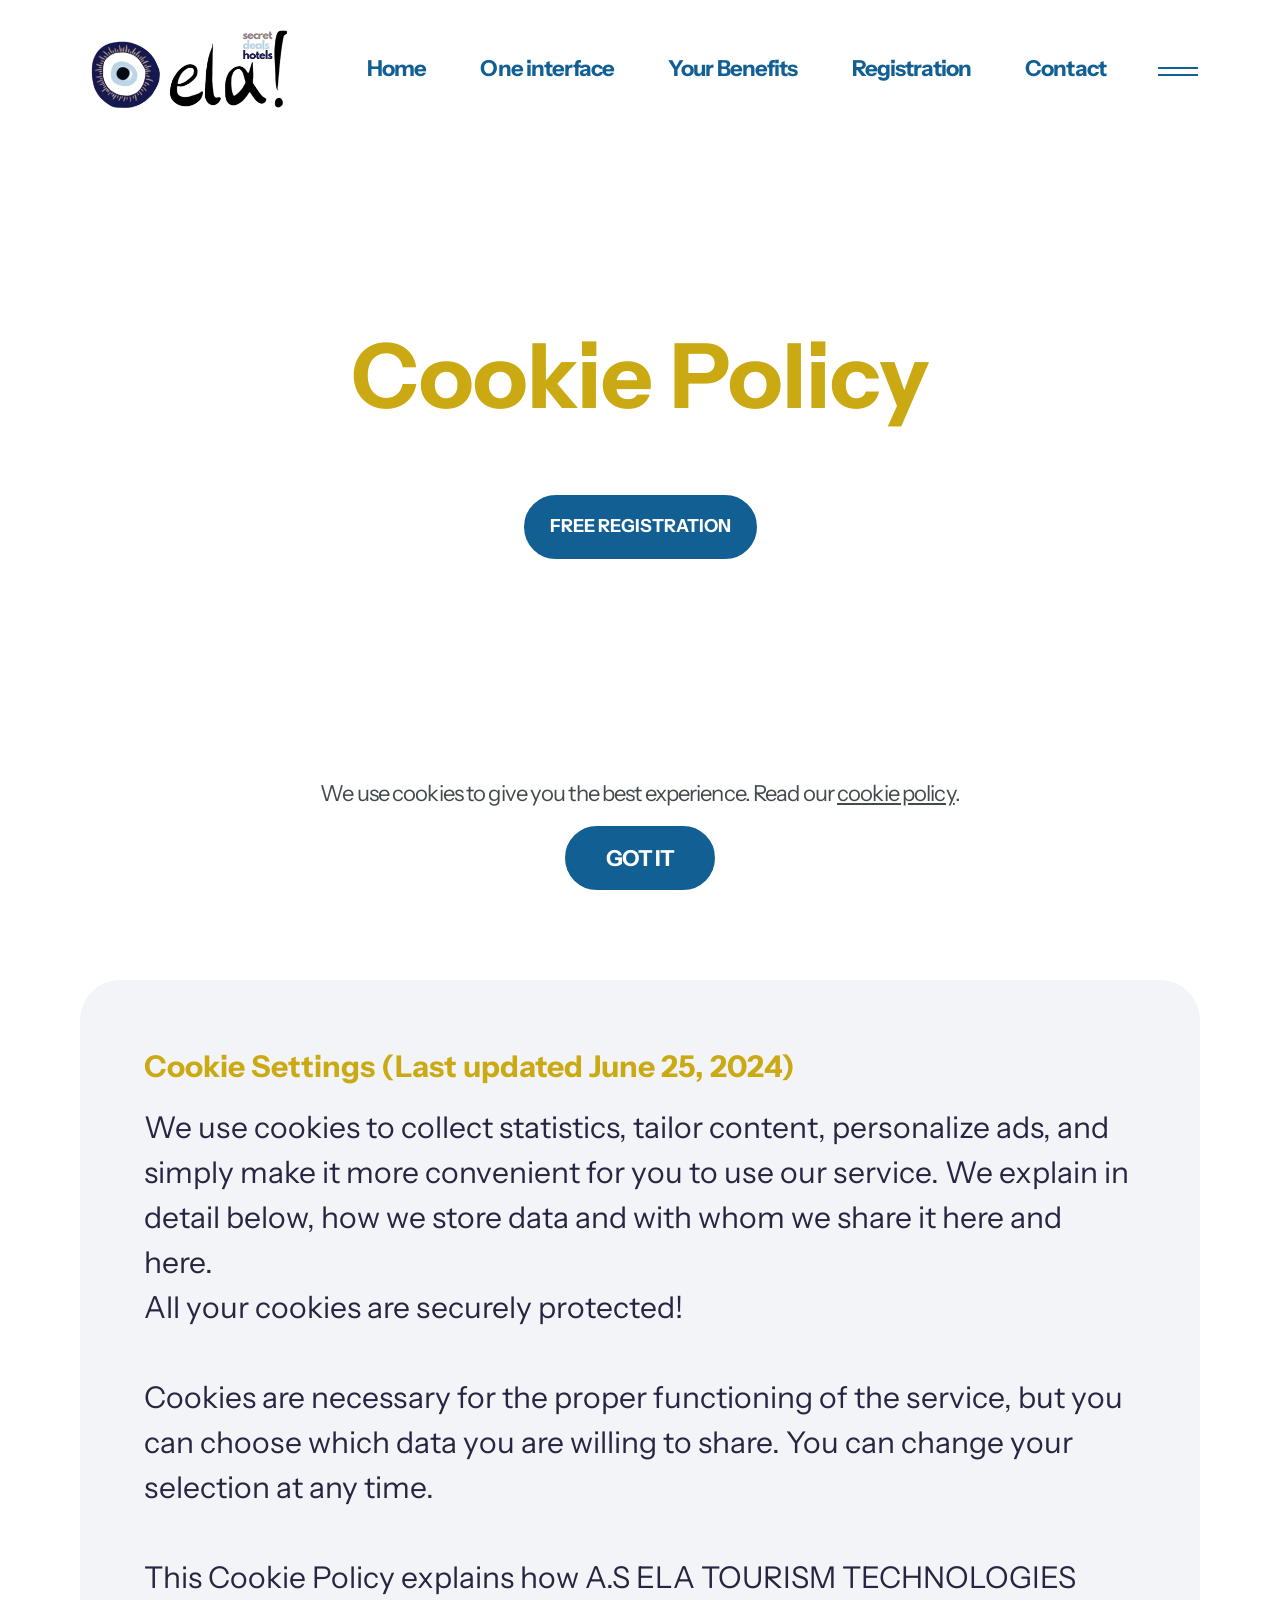
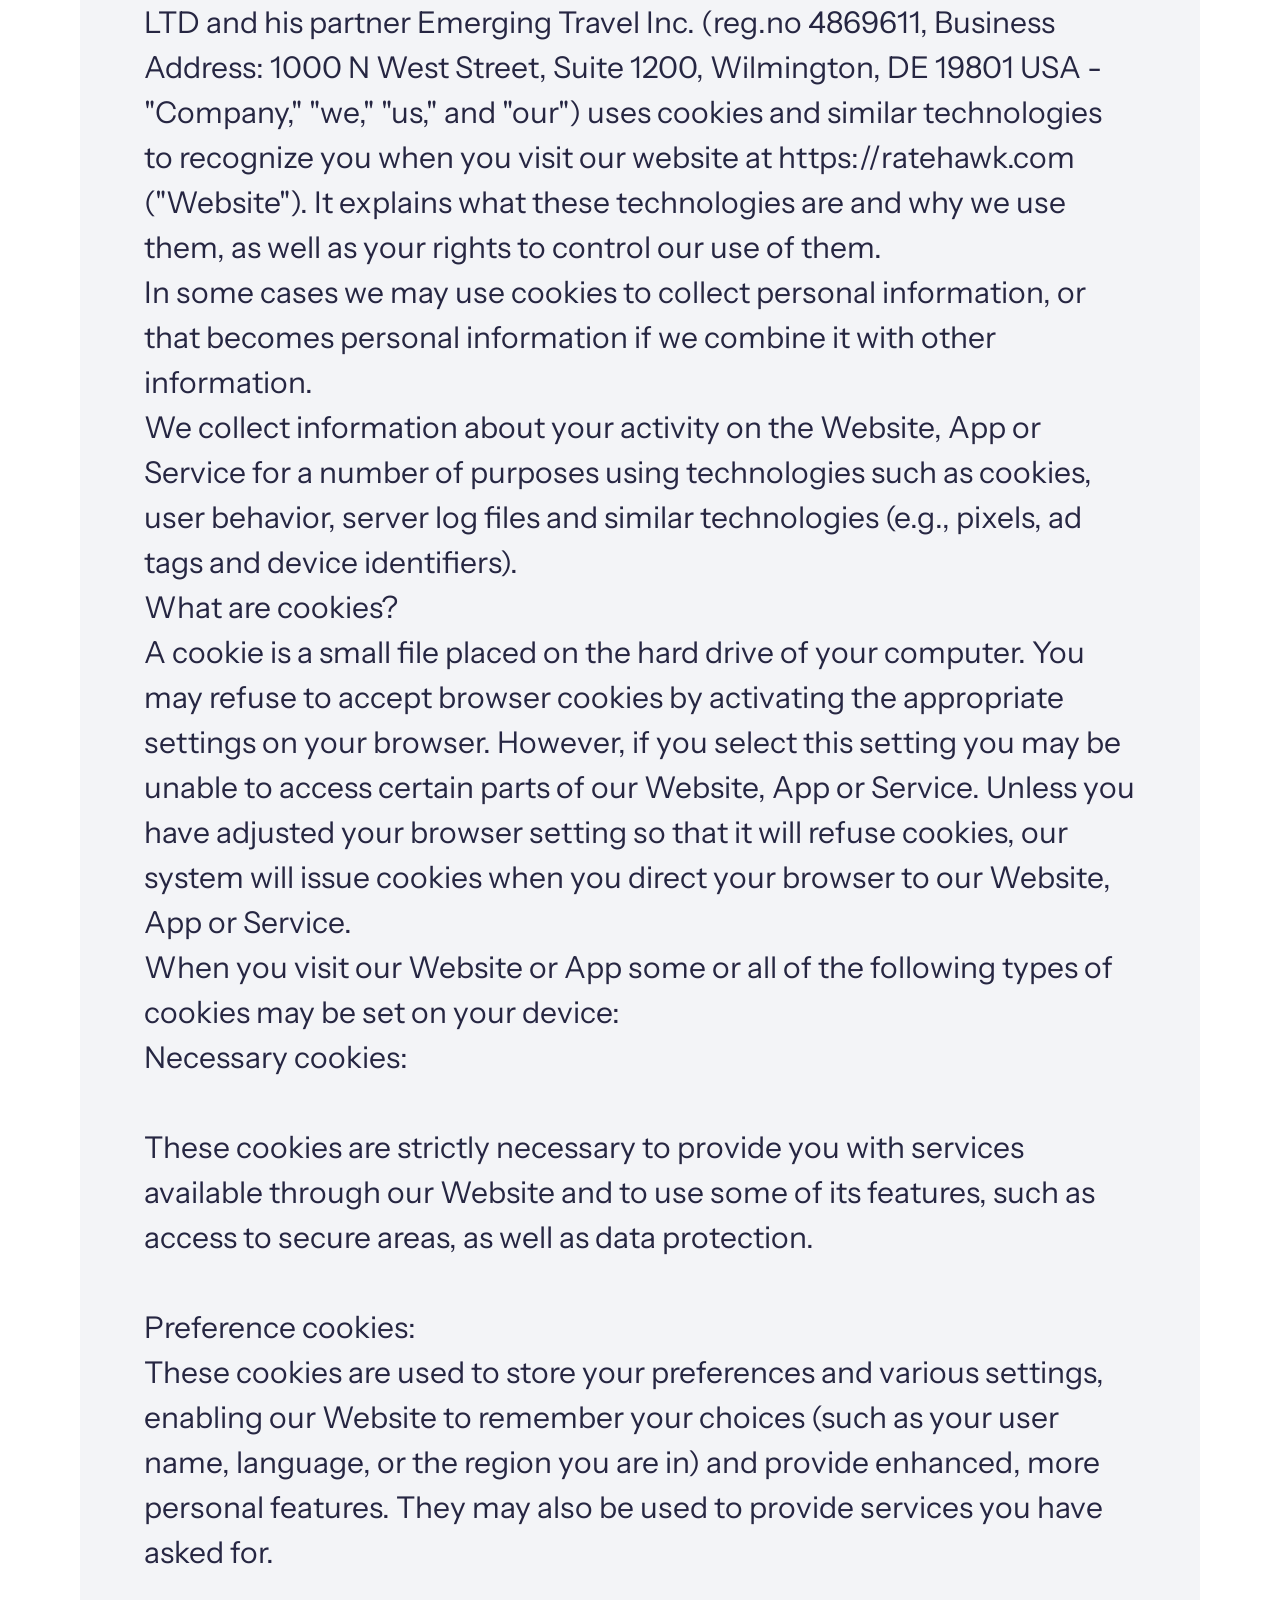
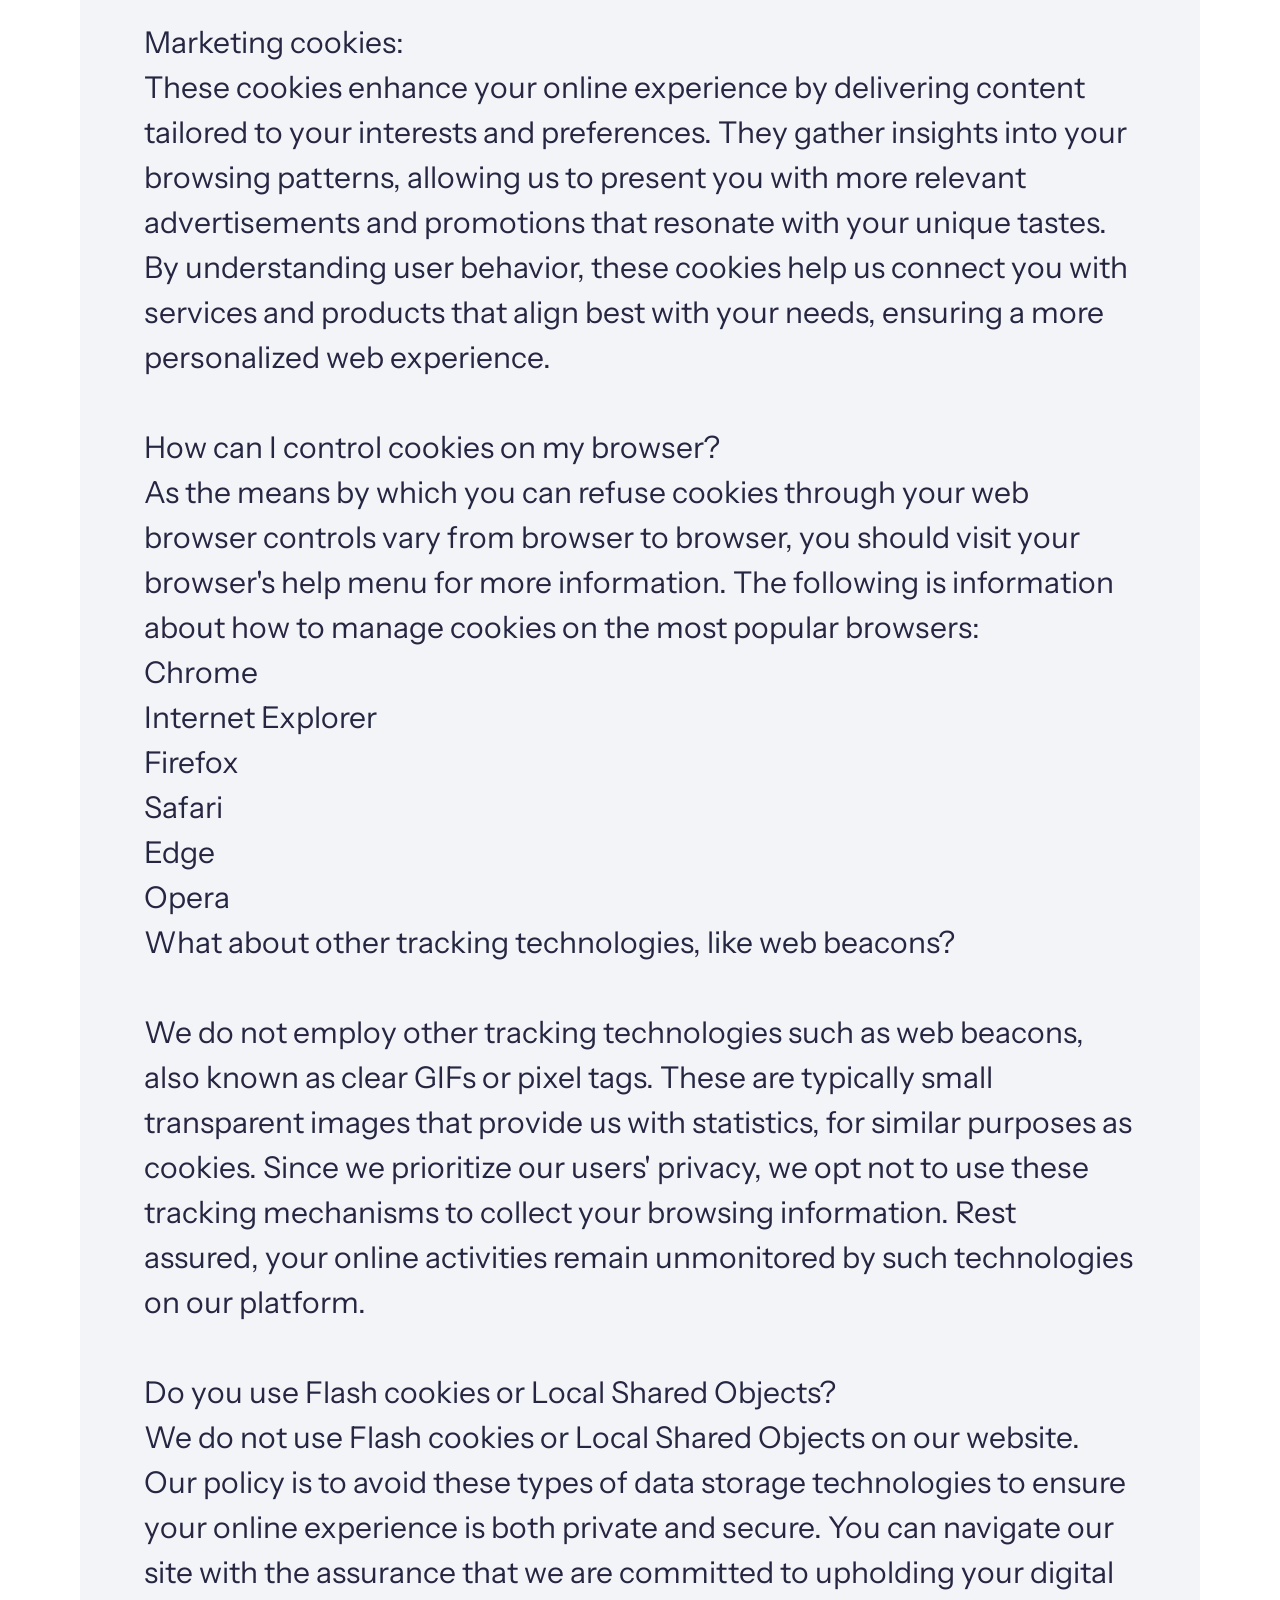
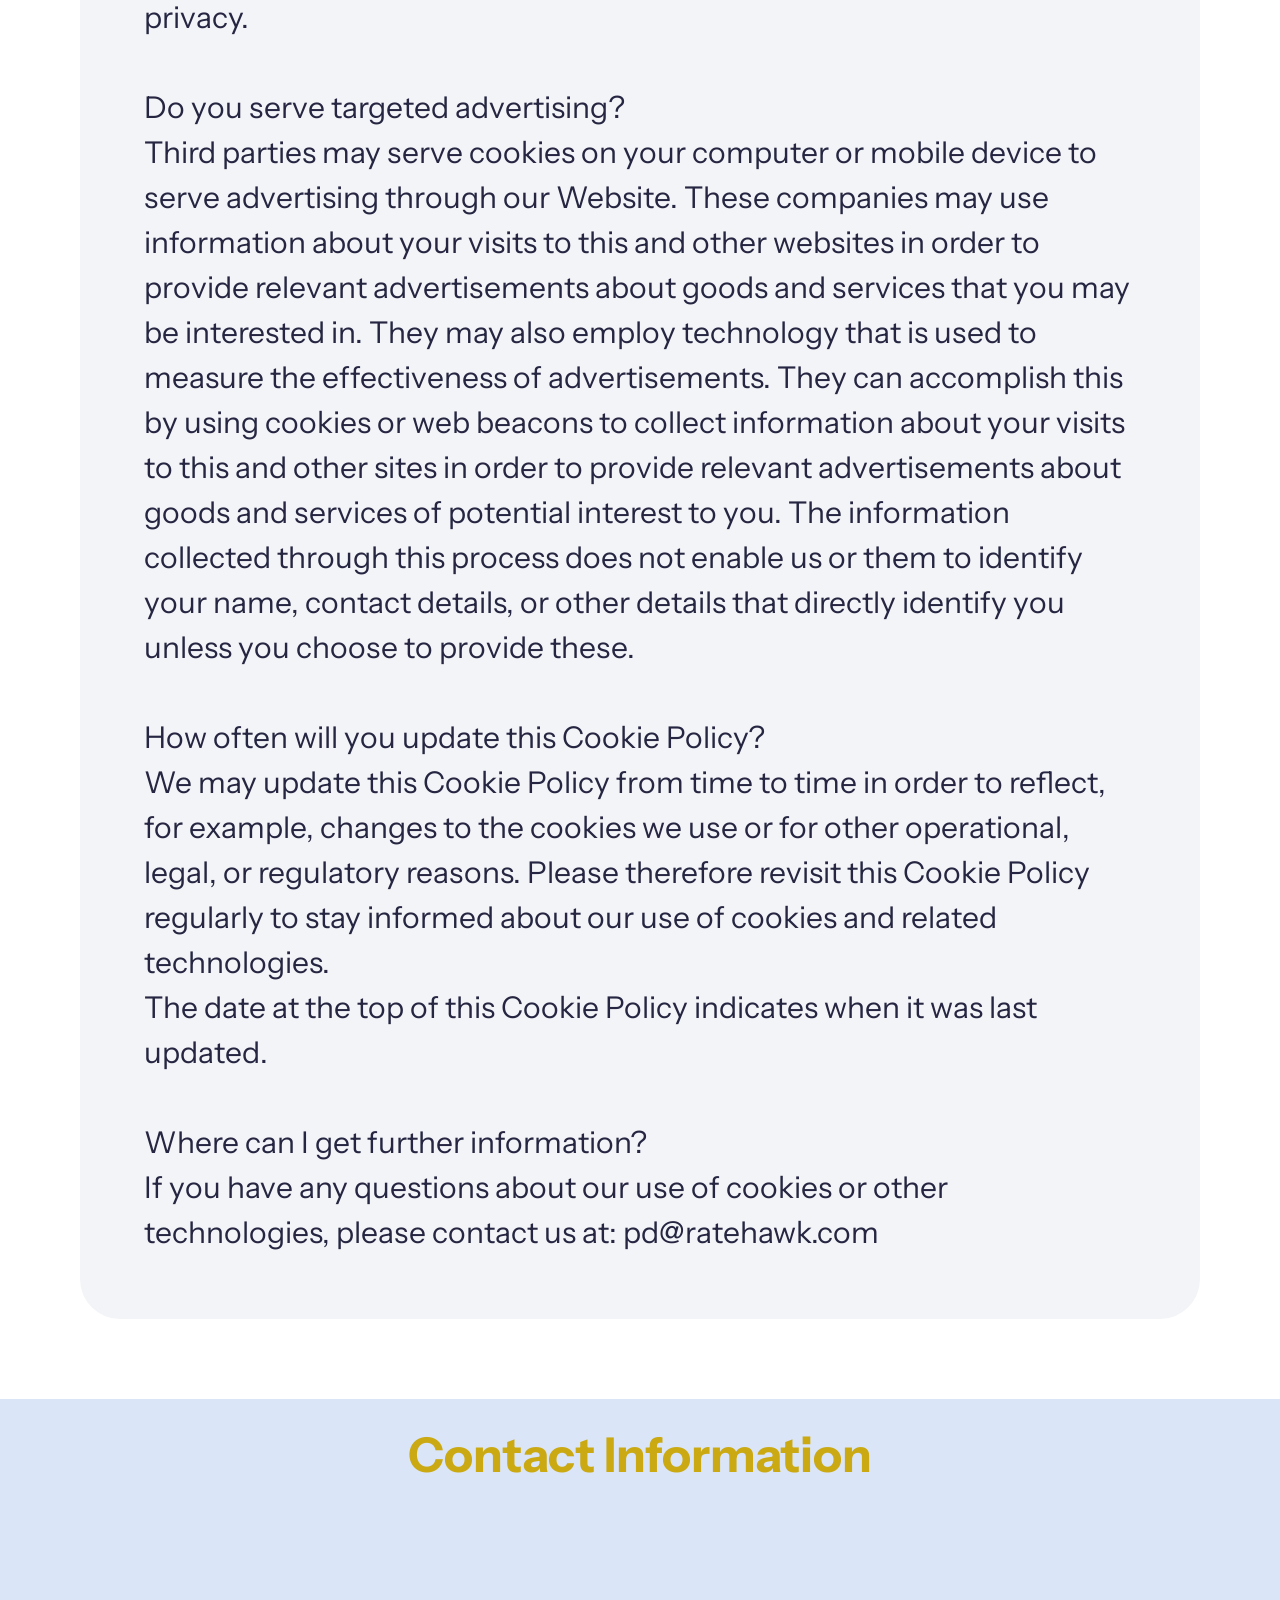
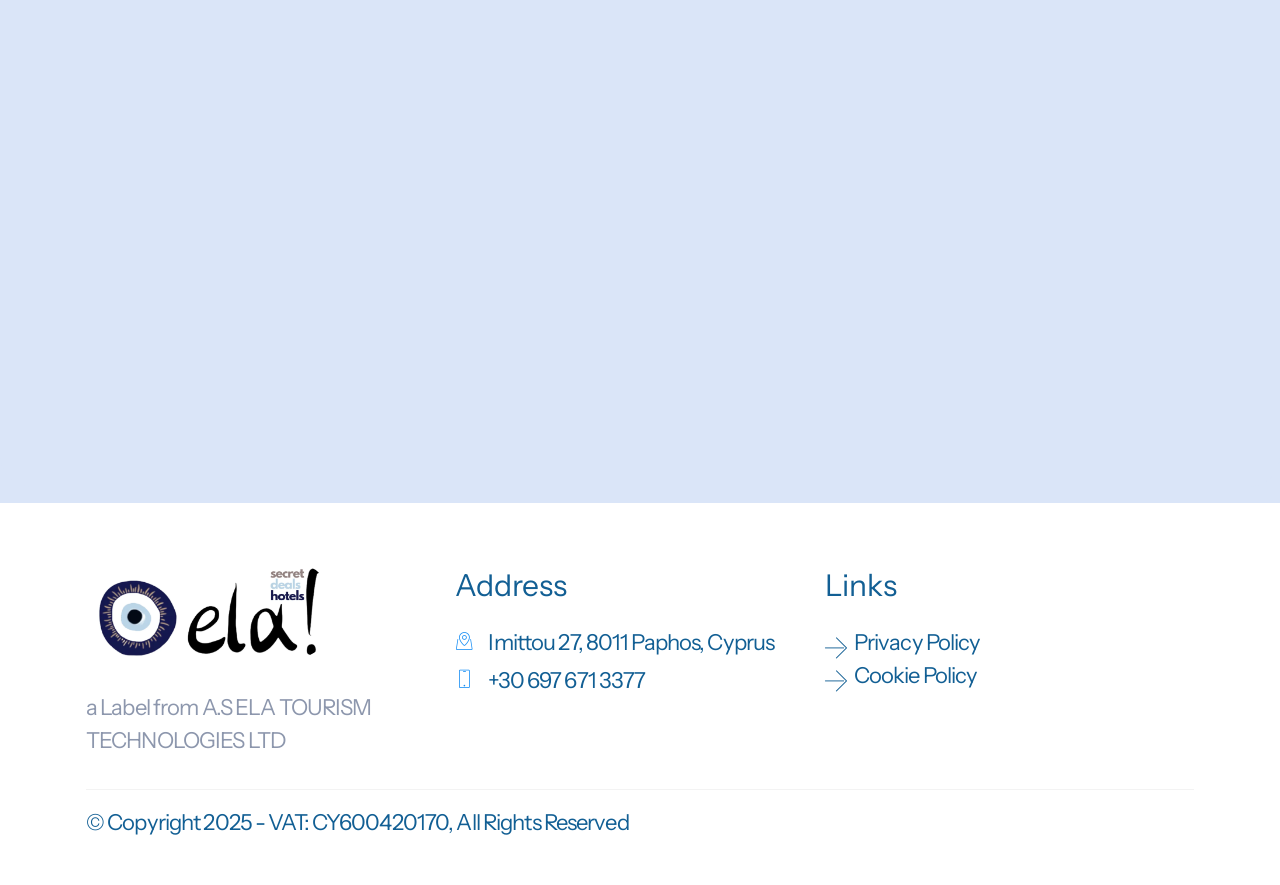
<file: page1.html>
<!DOCTYPE html>
<html  >
<head>
  
  <meta charset="UTF-8">
  <meta http-equiv="X-UA-Compatible" content="IE=edge">
  
  <meta name="viewport" content="width=device-width, initial-scale=1, minimum-scale=1">
  <link rel="shortcut icon" href="assets/images/secret-deals-hotels-logo.webp" type="image/x-icon">
  <meta name="description" content="">
  
  
  <title>Cookie Settings</title>
  <link rel="stylesheet" href="assets/web/assets/mobirise-icons/mobirise-icons.css">
  <link rel="stylesheet" href="assets/bootstrap/css/bootstrap.min.css">
  <link rel="stylesheet" href="assets/bootstrap/css/bootstrap-grid.min.css">
  <link rel="stylesheet" href="assets/bootstrap/css/bootstrap-reboot.min.css">
  <link rel="stylesheet" href="assets/web/assets/gdpr-plugin/gdpr-styles.css">
  <link rel="stylesheet" href="assets/animatecss/animate.css">
    <link rel="stylesheet" href="assets/dropdown/css/style.css">
  <link rel="stylesheet" href="assets/socicon/css/styles.css">
  <link rel="stylesheet" href="assets/theme/css/style.css">
  <link rel="preload" href="https://fonts.googleapis.com/css?family=Instrument+Sans:400,500,600,700,400i,500i,600i,700i&display=swap" as="style" onload="this.onload=null;this.rel='stylesheet'">
  <noscript><link rel="stylesheet" href="https://fonts.googleapis.com/css?family=Instrument+Sans:400,500,600,700,400i,500i,600i,700i&display=swap"></noscript>
  <link rel="preload" as="style" href="assets/mobirise/css/mbr-additional.css?v=3lGtsm"><link rel="stylesheet" href="assets/mobirise/css/mbr-additional.css?v=3lGtsm" type="text/css">

  
  
  

</head>
<body>
  
  <section data-bs-version="5.1" class="menu menu01 smartm5 cid-uLPqkxCtxR" once="menu" id="menu01-l">

    

    <nav class="navbar navbar-dropdown navbar-fixed-top navbar-expand-lg">
        <div class="menu_box container-fluid">
            <div class="navbar-brand d-flex">
                <span class="navbar-logo">
                    <a href="index.html#top">
                        <img src="assets/images/secret-deals-hotels-logo.webp" alt="" style="height: 5.3rem;">
                    </a>
                </span>
                
                <button class="navbar-toggler" type="button" data-toggle="collapse" data-bs-toggle="collapse" data-target="#navbarSupportedContent" data-bs-target="#navbarSupportedContent" aria-controls="navbarNavAltMarkup" aria-expanded="false" aria-label="Toggle navigation">
                    <div class="hamburger">
                        <span></span>
                        <span></span>
                        <span></span>
                        <span></span>
                    </div>
                </button>
            </div>
            <div class="collapse navbar-collapse" id="navbarSupportedContent">
                <ul class="navbar-nav nav-dropdown nav-right" data-app-modern-menu="true"><li class="nav-item"><a class="nav-link link text-primary display-7" href="index.html#top">Home</a></li>
                    <li class="nav-item"><a class="nav-link link text-primary display-7" href="index.html#article05-8">One interface</a></li>
                    <li class="nav-item"><a class="nav-link link text-primary display-7" href="index.html#features04-4">Your Benefits</a></li><li class="nav-item"><a class="nav-link link text-primary display-7" href="index.html#form1-1h">Registration</a></li>
                    <li class="nav-item"><a class="nav-link link text-primary display-7" href="index.html#contacts03-4">Contact</a></li></ul>
                

                
            </div>
            <div class="offcanvas_box">
                <button class="btn_offcanvas" type="button" data-bs-toggle="offcanvas" data-bs-target="#offcanvasRight" aria-controls="offcanvasRight">
                    <div class="hamburger">
                        <span></span>
                        <span></span>
                    </div>
                </button>
                <div class="offcanvas offcanvas-end" tabindex="-1" id="offcanvasRight" aria-labelledby="offcanvasRightLabel">
                    <div class="offcanvas-header">
                        <button type="button" class="btn-close text-reset" data-bs-dismiss="offcanvas" aria-label="Close"></button>
                    </div>
                    <div class="offcanvas-body">
                        
                        <h3 class="mbr-section-subtitle mbr-fonts-style display-2"></h3>
                        <div class="offcanvas_contact">
                            <p class="mbr-text mbr-fonts-style display-7"></p>
                            <p class="text_widget mbr-fonts-style display-4"></p>
                        </div>
                        
                        
                    </div>
                </div>
            </div>
        </div>
    </nav>
</section>

<section data-bs-version="5.1" class="header01 smartm5 cid-uLPqkxT5pi mbr-fullscreen" data-bg-video="https://vimeo.com/428046504" id="header01-m">
    

    <div class="mbr-fallback-image disabled"></div>
    

    <div class="container-fluid">
        <div class="row">
            <div class="col-12">
                <div class="title-wrapper">
                    
                    <h1 class="mbr-section-title mbr-fonts-style display-1"><strong>Cookie Policy</strong></h1>
                    
                    <div class="mbr-section-btn"><a class="btn btn-primary display-4" href="index.html#form01-9"><font face="Socicon"><br></font>FREE REGISTRATION</a></div>
                </div>
            </div>
        </div>
    </div>
</section>

<section data-bs-version="5.1" class="article03 smartm5 cid-uLPqGnQjPV" id="article03-17">
    

    
    

    <div class="container-fluid">
        <div class="row">
            <div class="col-12">
                <div class="content-wrapper">
                    <h2 class="mbr-section-title mbr-fonts-style display-5"><strong>Cookie Settings (Last updated June 25, 2024)</strong></h2>
                    <p class="mbr-text mbr-fonts-style display-5">We use cookies to collect statistics, tailor content, personalize ads, and simply make it more convenient for you to use our service. We explain in detail below, how we store data and with whom we share it here and here.<br>All your cookies are securely protected!<br><br>Cookies are necessary for the proper functioning of the service, but you can choose which data you are willing to share. You can change your selection at any time.<br><br>This Cookie Policy explains how A.S ELA TOURISM TECHNOLOGIES LTD and his partner Emerging Travel Inc. (reg.no 4869611, Business Address: 1000 N West Street, Suite 1200, Wilmington, DE 19801 USA - "Company," "we," "us," and "our") uses cookies and similar technologies to recognize you when you visit our website at  https://ratehawk.com ("Website"). It explains what these technologies are and why we use them, as well as your rights to control our use of them.<br>In some cases we may use cookies to collect personal information, or that becomes personal information if we combine it with other information.<br>We collect information about your activity on the Website, App or Service for a number of purposes using technologies such as cookies, user behavior, server log files and similar technologies (e.g., pixels, ad tags and device identifiers).<br>What are cookies?<br>A cookie is a small file placed on the hard drive of your computer. You may refuse to accept browser cookies by activating the appropriate settings on your browser. However, if you select this setting you may be unable to access certain parts of our Website, App or Service. Unless you have adjusted your browser setting so that it will refuse cookies, our system will issue cookies when you direct your browser to our Website, App or Service.<br>When you visit our Website or App some or all of the following types of cookies may be set on your device:<br>Necessary cookies:<br><br>These cookies are strictly necessary to provide you with services available through our Website and to use some of its features, such as access to secure areas, as well as data protection.<br><br>Preference cookies:<br>These cookies are used to store your preferences and various settings, enabling our Website to remember your choices (such as your user name, language, or the region you are in) and provide enhanced, more personal features. They may also be used to provide services you have asked for.<br><br>Marketing cookies:<br>These cookies enhance your online experience by delivering content tailored to your interests and preferences. They gather insights into your browsing patterns, allowing us to present you with more relevant advertisements and promotions that resonate with your unique tastes. By understanding user behavior, these cookies help us connect you with services and products that align best with your needs, ensuring a more personalized web experience.<br><br>How can I control cookies on my browser?<br>As the means by which you can refuse cookies through your web browser controls vary from browser to browser, you should visit your browser's help menu for more information. The following is information about how to manage cookies on the most popular browsers:<br>Chrome<br>Internet Explorer<br>Firefox<br>Safari<br>Edge<br>Opera<br>What about other tracking technologies, like web beacons?<br><br>We do not employ other tracking technologies such as web beacons, also known as clear GIFs or pixel tags. These are typically small transparent images that provide us with statistics, for similar purposes as cookies. Since we prioritize our users' privacy, we opt not to use these tracking mechanisms to collect your browsing information. Rest assured, your online activities remain unmonitored by such technologies on our platform.<br><br>Do you use Flash cookies or Local Shared Objects?<br>We do not use Flash cookies or Local Shared Objects on our website. Our policy is to avoid these types of data storage technologies to ensure your online experience is both private and secure. You can navigate our site with the assurance that we are committed to upholding your digital privacy.<br><br>Do you serve targeted advertising?<br>Third parties may serve cookies on your computer or mobile device to serve advertising through our Website. These companies may use information about your visits to this and other websites in order to provide relevant advertisements about goods and services that you may be interested in. They may also employ technology that is used to measure the effectiveness of advertisements. They can accomplish this by using cookies or web beacons to collect information about your visits to this and other sites in order to provide relevant advertisements about goods and services of potential interest to you. The information collected through this process does not enable us or them to identify your name, contact details, or other details that directly identify you unless you choose to provide these.<br><br>How often will you update this Cookie Policy?<br>We may update this Cookie Policy from time to time in order to reflect, for example, changes to the cookies we use or for other operational, legal, or regulatory reasons. Please therefore revisit this Cookie Policy regularly to stay informed about our use of cookies and related technologies.<br>The date at the top of this Cookie Policy indicates when it was last updated.<br><br>Where can I get further information?<br>If you have any questions about our use of cookies or other technologies, please contact us at: pd@ratehawk.com<br></p>
                </div>
            </div>
        </div>
    </div>
</section>

<section data-bs-version="5.1" class="contacts03 map2 cid-uLPqkzdz3U" id="contacts03-u">
	
	
	
	<div>
		<div class="row justify-content-center">
			<div class="col-12 content-head">
				<div class="mbr-section-head mb-5">
					<h3 class="mbr-section-title mbr-fonts-style align-center mb-0 display-2"><strong>
							Contact Information</strong></h3>
					
				</div>
			</div>
			
		</div>
		<div class="google-map"><iframe frameborder="0" style="border:0" src="https://www.google.com/maps/embed?pb=!1m18!1m12!1m3!1d819.2982519744854!2d32.42894805456382!3d34.77591612641355!2m3!1f0!2f0!3f0!3m2!1i1024!2i768!4f13.1!3m3!1m2!1s0x14e7068a24c92d05%3A0xd074e91bd54784e3!2sImittou%2C%20Paphos%208011%2C%20Cyprus!5e0!3m2!1sen!2sde!4v1701728357514!5m2!1sen!2sde" allowfullscreen=""></iframe></div>
	</div>
</section>

<section data-bs-version="5.1" class="footer3 businessm4_footer3 cid-uLPqkzsUDg" id="footer3-v">

	

	

	<div class="container">
		<div class="media-container-row content text-white">
			<div class="col-12 col-lg-4 col-md-4">
				<div class="media-wrap">
					<a href="https://secret-deals-hotels.com">
						<img src="assets/images/secret-deals-hotels-logo.webp" alt="">
					</a>
				</div>
				<p class="mbr-fonts-style mbr-black logo-subtitle display-7">a Label from A.S ELA TOURISM TECHNOLOGIES LTD</p>
			</div>
			<div class="col-12 col-lg-3 mbr-fonts-style mbr-black col-lg-4 col-md-4">
				<h5 class="pb-3 column-title display-5">Address</h5>
				<div class="contact-list display-7">
					
					
				<div class="list-item">
						<span class="mbr-iconfont mbri-map-pin"></span>
						<p>Imittou 27, 8011 Paphos, Cyprus</p>
					</div><div class="list-item">
						<span class="mbr-iconfont mbri-mobile"></span>
						<p>+30 697 671 3377<br></p>
					</div></div>
			</div>
			<div class="col-12 col-lg-3 mbr-fonts-style mbr-black col-lg-4 col-md-4">
				<h5 class="pb-3 column-title display-5">
					Links
				</h5>
				<div class="mbr-text mbr-fonts-style display-7">
					<ul class="list">
						<li><a href="page2.html#header01-19" class="text-primary">Privacy Policy</a></li>
						<li><a href="page1.html#header01-m" class="text-primary">Cookie Policy</a></li>
					</ul>
				</div>
			</div>
			
		</div>

		<div class="footer-lower">
			<div class="media-container-row">
				<div class="col-sm-12">
					<hr>
				</div>
			</div>
			<div class="media-container-row mbr-black">
				<div class="col-sm-6 copyright">
					<p class="mbr-fonts-style display-7">
						© Copyright 2025 - VAT: CY600420170, All Rights Reserved
					</p>
				</div>
				<div class="col-md-6">
					
				</div>
			</div>
		</div>
	</div>
</section>


<script src="assets/bootstrap/js/bootstrap.bundle.min.js"></script>
  <script src="assets/web/assets/cookies-alert-plugin/cookies-alert-core.js"></script>
  <script src="assets/web/assets/cookies-alert-plugin/cookies-alert-script.js"></script>
  <script src="assets/smoothscroll/smooth-scroll.js"></script>
  <script src="assets/ytplayer/index.js"></script>
      <script src="assets/dropdown/js/navbar-dropdown.js"></script>
  <script src="assets/vimeoplayer/player.js"></script>
  <script src="assets/theme/js/script.js"></script>
  
  
  
<input name="cookieData" type="hidden" data-cookie-cookiesAlertType='false' data-cookie-customDialogSelector='null' data-cookie-colorText='#424a4d' data-cookie-colorBg='rgb(255, 255, 255)' data-cookie-opacityOverlay='0' data-cookie-bgOpacity='100' data-cookie-textButton='GOT IT' data-cookie-rejectText='REJECT' data-cookie-colorButton='#125f94' data-cookie-rejectColor='#ffffff' data-cookie-colorLink='#424a4d' data-cookie-underlineLink='true' data-cookie-text="We use cookies to give you the best experience. Read our <a href='privacy.html'>cookie policy</a>.">
   <div id="scrollToTop" class="scrollToTop mbr-arrow-up"><a style="text-align: center;"><i class="mbr-arrow-up-icon mbr-arrow-up-icon-cm cm-icon cm-icon-smallarrow-up"></i></a></div>
    <input name="animation" type="hidden">
  
</body>
</html>
</file>
<file: assets/web/assets/mobirise-icons/mobirise-icons.css>
@font-face {
  font-family: 'MobiriseIcons';
  src:  url('mobirise-icons.eot?spat4u');
  src:  url('mobirise-icons.eot?spat4u#iefix') format('embedded-opentype'),
    url('mobirise-icons.ttf?spat4u') format('truetype'),
    url('mobirise-icons.woff?spat4u') format('woff'),
    url('mobirise-icons.svg?spat4u#MobiriseIcons') format('svg');
  font-weight: normal;
  font-style: normal;
  font-display: swap;
}

[class^="mbri-"], [class*=" mbri-"] {
  /* use !important to prevent issues with browser extensions that change fonts */
  font-family: MobiriseIcons !important;
  speak: none;
  font-style: normal;
  font-weight: normal;
  font-variant: normal;
  text-transform: none;
  line-height: 1;

  /* Better Font Rendering =========== */
  -webkit-font-smoothing: antialiased;
  -moz-osx-font-smoothing: grayscale;
}

.mbri-add-submenu:before {
  content: "\e900";
}
.mbri-alert:before {
  content: "\e901";
}
.mbri-align-center:before {
  content: "\e902";
}
.mbri-align-justify:before {
  content: "\e903";
}
.mbri-align-left:before {
  content: "\e904";
}
.mbri-align-right:before {
  content: "\e905";
}
.mbri-android:before {
  content: "\e906";
}
.mbri-apple:before {
  content: "\e907";
}
.mbri-arrow-down:before {
  content: "\e908";
}
.mbri-arrow-next:before {
  content: "\e909";
}
.mbri-arrow-prev:before {
  content: "\e90a";
}
.mbri-arrow-up:before {
  content: "\e90b";
}
.mbri-bold:before {
  content: "\e90c";
}
.mbri-bookmark:before {
  content: "\e90d";
}
.mbri-bootstrap:before {
  content: "\e90e";
}
.mbri-briefcase:before {
  content: "\e90f";
}
.mbri-browse:before {
  content: "\e910";
}
.mbri-bulleted-list:before {
  content: "\e911";
}
.mbri-calendar:before {
  content: "\e912";
}
.mbri-camera:before {
  content: "\e913";
}
.mbri-cart-add:before {
  content: "\e914";
}
.mbri-cart-full:before {
  content: "\e915";
}
.mbri-cash:before {
  content: "\e916";
}
.mbri-change-style:before {
  content: "\e917";
}
.mbri-chat:before {
  content: "\e918";
}
.mbri-clock:before {
  content: "\e919";
}
.mbri-close:before {
  content: "\e91a";
}
.mbri-cloud:before {
  content: "\e91b";
}
.mbri-code:before {
  content: "\e91c";
}
.mbri-contact-form:before {
  content: "\e91d";
}
.mbri-credit-card:before {
  content: "\e91e";
}
.mbri-cursor-click:before {
  content: "\e91f";
}
.mbri-cust-feedback:before {
  content: "\e920";
}
.mbri-database:before {
  content: "\e921";
}
.mbri-delivery:before {
  content: "\e922";
}
.mbri-desktop:before {
  content: "\e923";
}
.mbri-devices:before {
  content: "\e924";
}
.mbri-down:before {
  content: "\e925";
}
.mbri-download:before {
  content: "\e989";
}
.mbri-drag-n-drop:before {
  content: "\e927";
}
.mbri-drag-n-drop2:before {
  content: "\e928";
}
.mbri-edit:before {
  content: "\e929";
}
.mbri-edit2:before {
  content: "\e92a";
}
.mbri-error:before {
  content: "\e92b";
}
.mbri-extension:before {
  content: "\e92c";
}
.mbri-features:before {
  content: "\e92d";
}
.mbri-file:before {
  content: "\e92e";
}
.mbri-flag:before {
  content: "\e92f";
}
.mbri-folder:before {
  content: "\e930";
}
.mbri-gift:before {
  content: "\e931";
}
.mbri-github:before {
  content: "\e932";
}
.mbri-globe:before {
  content: "\e933";
}
.mbri-globe-2:before {
  content: "\e934";
}
.mbri-growing-chart:before {
  content: "\e935";
}
.mbri-hearth:before {
  content: "\e936";
}
.mbri-help:before {
  content: "\e937";
}
.mbri-home:before {
  content: "\e938";
}
.mbri-hot-cup:before {
  content: "\e939";
}
.mbri-idea:before {
  content: "\e93a";
}
.mbri-image-gallery:before {
  content: "\e93b";
}
.mbri-image-slider:before {
  content: "\e93c";
}
.mbri-info:before {
  content: "\e93d";
}
.mbri-italic:before {
  content: "\e93e";
}
.mbri-key:before {
  content: "\e93f";
}
.mbri-laptop:before {
  content: "\e940";
}
.mbri-layers:before {
  content: "\e941";
}
.mbri-left-right:before {
  content: "\e942";
}
.mbri-left:before {
  content: "\e943";
}
.mbri-letter:before {
  content: "\e944";
}
.mbri-like:before {
  content: "\e945";
}
.mbri-link:before {
  content: "\e946";
}
.mbri-lock:before {
  content: "\e947";
}
.mbri-login:before {
  content: "\e948";
}
.mbri-logout:before {
  content: "\e949";
}
.mbri-magic-stick:before {
  content: "\e94a";
}
.mbri-map-pin:before {
  content: "\e94b";
}
.mbri-menu:before {
  content: "\e94c";
}
.mbri-mobile:before {
  content: "\e94d";
}
.mbri-mobile2:before {
  content: "\e94e";
}
.mbri-mobirise:before {
  content: "\e94f";
}
.mbri-more-horizontal:before {
  content: "\e950";
}
.mbri-more-vertical:before {
  content: "\e951";
}
.mbri-music:before {
  content: "\e952";
}
.mbri-new-file:before {
  content: "\e953";
}
.mbri-numbered-list:before {
  content: "\e954";
}
.mbri-opened-folder:before {
  content: "\e955";
}
.mbri-pages:before {
  content: "\e956";
}
.mbri-paper-plane:before {
  content: "\e957";
}
.mbri-paperclip:before {
  content: "\e958";
}
.mbri-photo:before {
  content: "\e959";
}
.mbri-photos:before {
  content: "\e95a";
}
.mbri-pin:before {
  content: "\e95b";
}
.mbri-play:before {
  content: "\e95c";
}
.mbri-plus:before {
  content: "\e95d";
}
.mbri-preview:before {
  content: "\e95e";
}
.mbri-print:before {
  content: "\e95f";
}
.mbri-protect:before {
  content: "\e960";
}
.mbri-question:before {
  content: "\e961";
}
.mbri-quote-left:before {
  content: "\e962";
}
.mbri-quote-right:before {
  content: "\e963";
}
.mbri-refresh:before {
  content: "\e964";
}
.mbri-responsive:before {
  content: "\e965";
}
.mbri-right:before {
  content: "\e966";
}
.mbri-rocket:before {
  content: "\e967";
}
.mbri-sad-face:before {
  content: "\e968";
}
.mbri-sale:before {
  content: "\e969";
}
.mbri-save:before {
  content: "\e96a";
}
.mbri-search:before {
  content: "\e96b";
}
.mbri-setting:before {
  content: "\e96c";
}
.mbri-setting2:before {
  content: "\e96d";
}
.mbri-setting3:before {
  content: "\e96e";
}
.mbri-share:before {
  content: "\e96f";
}
.mbri-shopping-bag:before {
  content: "\e970";
}
.mbri-shopping-basket:before {
  content: "\e971";
}
.mbri-shopping-cart:before {
  content: "\e972";
}
.mbri-sites:before {
  content: "\e973";
}
.mbri-smile-face:before {
  content: "\e974";
}
.mbri-speed:before {
  content: "\e975";
}
.mbri-star:before {
  content: "\e976";
}
.mbri-success:before {
  content: "\e977";
}
.mbri-sun:before {
  content: "\e978";
}
.mbri-sun2:before {
  content: "\e979";
}
.mbri-tablet:before {
  content: "\e97a";
}
.mbri-tablet-vertical:before {
  content: "\e97b";
}
.mbri-target:before {
  content: "\e97c";
}
.mbri-timer:before {
  content: "\e97d";
}
.mbri-to-ftp:before {
  content: "\e97e";
}
.mbri-to-local-drive:before {
  content: "\e97f";
}
.mbri-touch-swipe:before {
  content: "\e980";
}
.mbri-touch:before {
  content: "\e981";
}
.mbri-trash:before {
  content: "\e982";
}
.mbri-underline:before {
  content: "\e983";
}
.mbri-unlink:before {
  content: "\e984";
}
.mbri-unlock:before {
  content: "\e985";
}
.mbri-up-down:before {
  content: "\e986";
}
.mbri-up:before {
  content: "\e987";
}
.mbri-update:before {
  content: "\e988";
}
.mbri-upload:before {
 content: "\e926"; 
}
.mbri-user:before {
  content: "\e98a";
}
.mbri-user2:before {
  content: "\e98b";
}
.mbri-users:before {
  content: "\e98c";
}
.mbri-video:before {
  content: "\e98d";
}
.mbri-video-play:before {
  content: "\e98e";
}
.mbri-watch:before {
  content: "\e98f";
}
.mbri-website-theme:before {
  content: "\e990";
}
.mbri-wifi:before {
  content: "\e991";
}
.mbri-windows:before {
  content: "\e992";
}
.mbri-zoom-out:before {
  content: "\e993";
}
.mbri-redo:before {
  content: "\e994";
}
.mbri-undo:before {
  content: "\e995";
}
</file>
<file: assets/web/assets/gdpr-plugin/gdpr-styles.css>
.gdpr-block {
    padding: 10px;
    font-size: 14px;
    display: block;
    width: 100%;
    text-align: center;
}
.gdpr-block.covert {
	display: none;
}
.textGDPR {
    position: relative;
}
.gdpr-block label span.textGDPR input[name='gdpr']{
    width: 15px;
    height: 15px;
    margin: 0;
    position: absolute;
    top: 3px;
    left: -20px;
}
.gdpr-block label {
    color: #a7a7a7;
    vertical-align: middle;
    user-select: none;
    margin-bottom: 0;
}
</file>
<file: assets/dropdown/css/style.css>
.navbar-dropdown {
  left: 0;
  padding: 0;
  position: absolute;
  right: 0;
  top: 0;
  transition: all 0.45s ease;
  z-index: 1030;
  background: #282828; }
  .navbar-dropdown .navbar-logo {
    margin-right: 0.8rem;
    transition: margin 0.3s ease-in-out;
    vertical-align: middle; }
    .navbar-dropdown .navbar-logo img {
      height: 3.125rem;
      transition: all 0.3s ease-in-out; }
    .navbar-dropdown .navbar-logo.mbr-iconfont {
      font-size: 3.125rem;
      line-height: 3.125rem; }
  .navbar-dropdown .navbar-caption {
    font-weight: 700;
    white-space: normal;
    vertical-align: -4px;
    line-height: 3.125rem !important; }
    .navbar-dropdown .navbar-caption, .navbar-dropdown .navbar-caption:hover {
      color: inherit;
      text-decoration: none; }
  .navbar-dropdown .mbr-iconfont + .navbar-caption {
    vertical-align: -1px; }
  .navbar-dropdown.navbar-fixed-top {
    position: fixed; }
  .navbar-dropdown .navbar-brand span {
    vertical-align: -4px; }
  .navbar-dropdown.bg-color.transparent {
    background: none; }
  .navbar-dropdown.navbar-short .navbar-brand {
    padding: 0.625rem 0; }
    .navbar-dropdown.navbar-short .navbar-brand span {
      vertical-align: -1px; }
  .navbar-dropdown.navbar-short .navbar-caption {
    line-height: 2.375rem !important;
    vertical-align: -2px; }
  .navbar-dropdown.navbar-short .navbar-logo {
    margin-right: 0.5rem; }
    .navbar-dropdown.navbar-short .navbar-logo img {
      height: 2.375rem; }
    .navbar-dropdown.navbar-short .navbar-logo.mbr-iconfont {
      font-size: 2.375rem;
      line-height: 2.375rem; }
  .navbar-dropdown.navbar-short .mbr-table-cell {
    height: 3.625rem; }
  .navbar-dropdown .navbar-close {
    left: 0.6875rem;
    position: fixed;
    top: 0.75rem;
    z-index: 1000; }
  .navbar-dropdown .hamburger-icon {
    content: "";
    display: inline-block;
    vertical-align: middle;
    width: 16px;
    -webkit-box-shadow: 0 -6px 0 1px #282828,0 0 0 1px #282828,0 6px 0 1px #282828;
    -moz-box-shadow: 0 -6px 0 1px #282828,0 0 0 1px #282828,0 6px 0 1px #282828;
    box-shadow: 0 -6px 0 1px #282828,0 0 0 1px #282828,0 6px 0 1px #282828; }

.dropdown-menu .dropdown-toggle[data-toggle="dropdown-submenu"]::after {
  border-bottom: 0.35em solid transparent;
  border-left: 0.35em solid;
  border-right: 0;
  border-top: 0.35em solid transparent;
  margin-left: 0.3rem; }

.dropdown-menu .dropdown-item:focus {
  outline: 0; }

.nav-dropdown {
  font-size: 0.75rem;
  font-weight: 500;
  height: auto !important; }
  .nav-dropdown .nav-btn {
    padding-left: 1rem; }
  .nav-dropdown .link {
    margin: .667em 1.667em;
    font-weight: 500;
    padding: 0;
    transition: color .2s ease-in-out; }
    .nav-dropdown .link.dropdown-toggle {
      margin-right: 2.583em; }
      .nav-dropdown .link.dropdown-toggle::after {
        margin-left: .25rem;
        border-top: 0.35em solid;
        border-right: 0.35em solid transparent;
        border-left: 0.35em solid transparent;
        border-bottom: 0; }
      .nav-dropdown .link.dropdown-toggle[aria-expanded="true"] {
        margin: 0;
        padding: 0.667em 3.263em  0.667em 1.667em; }
  .nav-dropdown .link::after,
  .nav-dropdown .dropdown-item::after {
    color: inherit; }
  .nav-dropdown .btn {
    font-size: 0.75rem;
    font-weight: 700;
    letter-spacing: 0;
    margin-bottom: 0;
    padding-left: 1.25rem;
    padding-right: 1.25rem; }
  .nav-dropdown .dropdown-menu {
    border-radius: 0;
    border: 0;
    left: 0;
    margin: 0;
    padding-bottom: 1.25rem;
    padding-top: 1.25rem;
    position: relative; }
  .nav-dropdown .dropdown-submenu {
    margin-left: 0.125rem;
    top: 0; }
  .nav-dropdown .dropdown-item {
    font-weight: 500;
    line-height: 2;
    padding: 0.3846em 4.615em 0.3846em 1.5385em;
    position: relative;
    transition: color .2s ease-in-out, background-color .2s ease-in-out; }
    .nav-dropdown .dropdown-item::after {
      margin-top: -0.3077em;
      position: absolute;
      right: 1.1538em;
      top: 50%; }
    .nav-dropdown .dropdown-item:focus, .nav-dropdown .dropdown-item:hover {
      background: none; }

@media (max-width: 767px) {
  .nav-dropdown.navbar-toggleable-sm {
    bottom: 0;
    display: none;
    left: 0;
    overflow-x: hidden;
    position: fixed;
    top: 0;
    transform: translateX(-100%);
    -ms-transform: translateX(-100%);
    -webkit-transform: translateX(-100%);
    width: 18.75rem;
    z-index: 999; } }
.nav-dropdown.navbar-toggleable-xl {
  bottom: 0;
  display: none;
  left: 0;
  overflow-x: hidden;
  position: fixed;
  top: 0;
  transform: translateX(-100%);
  -ms-transform: translateX(-100%);
  -webkit-transform: translateX(-100%);
  width: 18.75rem;
  z-index: 999; }

.nav-dropdown-sm {
  display: block !important;
  overflow-x: hidden;
  overflow: auto;
  padding-top: 3.875rem; }
  .nav-dropdown-sm::after {
    content: "";
    display: block;
    height: 3rem;
    width: 100%; }
  .nav-dropdown-sm.collapse.in ~ .navbar-close {
    display: block !important; }
  .nav-dropdown-sm.collapsing, .nav-dropdown-sm.collapse.in {
    transform: translateX(0);
    -ms-transform: translateX(0);
    -webkit-transform: translateX(0);
    transition: all 0.25s ease-out;
    -webkit-transition: all 0.25s ease-out;
    background: #282828; }
  .nav-dropdown-sm.collapsing[aria-expanded="false"] {
    transform: translateX(-100%);
    -ms-transform: translateX(-100%);
    -webkit-transform: translateX(-100%); }
  .nav-dropdown-sm .nav-item {
    display: block;
    margin-left: 0 !important;
    padding-left: 0; }
  .nav-dropdown-sm .link,
  .nav-dropdown-sm .dropdown-item {
    border-top: 1px dotted rgba(255, 255, 255, 0.1);
    font-size: 0.8125rem;
    line-height: 1.6;
    margin: 0 !important;
    padding: 0.875rem 2.4rem 0.875rem 1.5625rem !important;
    position: relative;
    white-space: normal; }
    .nav-dropdown-sm .link:focus, .nav-dropdown-sm .link:hover,
    .nav-dropdown-sm .dropdown-item:focus,
    .nav-dropdown-sm .dropdown-item:hover {
      background: rgba(0, 0, 0, 0.2) !important;
      color: #c0a375; }
  .nav-dropdown-sm .nav-btn {
    position: relative;
    padding: 1.5625rem 1.5625rem 0 1.5625rem; }
    .nav-dropdown-sm .nav-btn::before {
      border-top: 1px dotted rgba(255, 255, 255, 0.1);
      content: "";
      left: 0;
      position: absolute;
      top: 0;
      width: 100%; }
    .nav-dropdown-sm .nav-btn + .nav-btn {
      padding-top: 0.625rem; }
      .nav-dropdown-sm .nav-btn + .nav-btn::before {
        display: none; }
  .nav-dropdown-sm .btn {
    padding: 0.625rem 0; }
  .nav-dropdown-sm .dropdown-toggle[data-toggle="dropdown-submenu"]::after {
    margin-left: .25rem;
    border-top: 0.35em solid;
    border-right: 0.35em solid transparent;
    border-left: 0.35em solid transparent;
    border-bottom: 0; }
  .nav-dropdown-sm .dropdown-toggle[data-toggle="dropdown-submenu"][aria-expanded="true"]::after {
    border-top: 0;
    border-right: 0.35em solid transparent;
    border-left: 0.35em solid transparent;
    border-bottom: 0.35em solid; }
  .nav-dropdown-sm .dropdown-menu {
    margin: 0;
    padding: 0;
    position: relative;
    top: 0;
    left: 0;
    width: 100%;
    border: 0;
    float: none;
    border-radius: 0;
    background: none; }
  .nav-dropdown-sm .dropdown-submenu {
    left: 100%;
    margin-left: 0.125rem;
    margin-top: -1.25rem;
    top: 0; }

.navbar-toggleable-sm .nav-dropdown .dropdown-menu {
  position: absolute; }

.navbar-toggleable-sm .nav-dropdown .dropdown-submenu {
  left: 100%;
  margin-left: 0.125rem;
  margin-top: -1.25rem;
  top: 0; }

.navbar-toggleable-sm.opened .nav-dropdown .dropdown-menu {
  position: relative; }

.navbar-toggleable-sm.opened .nav-dropdown .dropdown-submenu {
  left: 0;
  margin-left: 00rem;
  margin-top: 0rem;
  top: 0; }

.is-builder .nav-dropdown.collapsing {
  transition: none !important; }
</file>
<file: assets/socicon/css/styles.css>
@charset "UTF-8";

@font-face {
  font-family: 'Socicon';
  src:  url('../fonts/socicon.eot');
  src:  url('../fonts/socicon.eot?#iefix') format('embedded-opentype'),
    url('../fonts/socicon.woff2') format('woff2'),
    url('../fonts/socicon.ttf') format('truetype'),
    url('../fonts/socicon.woff') format('woff'),
    url('../fonts/socicon.svg#socicon') format('svg');
  font-weight: normal;
  font-style: normal;
  font-display: swap;
}

[data-icon]:before {
  font-family: "socicon" !important;
  content: attr(data-icon);
  font-style: normal !important;
  font-weight: normal !important;
  font-variant: normal !important;
  text-transform: none !important;
  speak: none;
  line-height: 1;
  -webkit-font-smoothing: antialiased;
  -moz-osx-font-smoothing: grayscale;
}

[class^="socicon-"], [class*=" socicon-"] {
  /* use !important to prevent issues with browser extensions that change fonts */
  font-family: 'Socicon' !important;
  speak: none;
  font-style: normal;
  font-weight: normal;
  font-variant: normal;
  text-transform: none;
  line-height: 1;

  /* Better Font Rendering =========== */
  -webkit-font-smoothing: antialiased;
  -moz-osx-font-smoothing: grayscale;
}

.socicon-500px:before {
  content: "\e000";
}
.socicon-8tracks:before {
  content: "\e001";
}
.socicon-airbnb:before {
  content: "\e002";
}
.socicon-alliance:before {
  content: "\e003";
}
.socicon-amazon:before {
  content: "\e004";
}
.socicon-amplement:before {
  content: "\e005";
}
.socicon-android:before {
  content: "\e006";
}
.socicon-angellist:before {
  content: "\e007";
}
.socicon-apple:before {
  content: "\e008";
}
.socicon-appnet:before {
  content: "\e009";
}
.socicon-baidu:before {
  content: "\e00a";
}
.socicon-bandcamp:before {
  content: "\e00b";
}
.socicon-battlenet:before {
  content: "\e00c";
}
.socicon-mixer:before {
  content: "\e00d";
}
.socicon-bebee:before {
  content: "\e00e";
}
.socicon-bebo:before {
  content: "\e00f";
}
.socicon-behance:before {
  content: "\e010";
}
.socicon-blizzard:before {
  content: "\e011";
}
.socicon-blogger:before {
  content: "\e012";
}
.socicon-buffer:before {
  content: "\e013";
}
.socicon-chrome:before {
  content: "\e014";
}
.socicon-coderwall:before {
  content: "\e015";
}
.socicon-curse:before {
  content: "\e016";
}
.socicon-dailymotion:before {
  content: "\e017";
}
.socicon-deezer:before {
  content: "\e018";
}
.socicon-delicious:before {
  content: "\e019";
}
.socicon-deviantart:before {
  content: "\e01a";
}
.socicon-diablo:before {
  content: "\e01b";
}
.socicon-digg:before {
  content: "\e01c";
}
.socicon-discord:before {
  content: "\e01d";
}
.socicon-disqus:before {
  content: "\e01e";
}
.socicon-douban:before {
  content: "\e01f";
}
.socicon-draugiem:before {
  content: "\e020";
}
.socicon-dribbble:before {
  content: "\e021";
}
.socicon-drupal:before {
  content: "\e022";
}
.socicon-ebay:before {
  content: "\e023";
}
.socicon-ello:before {
  content: "\e024";
}
.socicon-endomodo:before {
  content: "\e025";
}
.socicon-envato:before {
  content: "\e026";
}
.socicon-etsy:before {
  content: "\e027";
}
.socicon-facebook:before {
  content: "\e028";
}
.socicon-feedburner:before {
  content: "\e029";
}
.socicon-filmweb:before {
  content: "\e02a";
}
.socicon-firefox:before {
  content: "\e02b";
}
.socicon-flattr:before {
  content: "\e02c";
}
.socicon-flickr:before {
  content: "\e02d";
}
.socicon-formulr:before {
  content: "\e02e";
}
.socicon-forrst:before {
  content: "\e02f";
}
.socicon-foursquare:before {
  content: "\e030";
}
.socicon-friendfeed:before {
  content: "\e031";
}
.socicon-github:before {
  content: "\e032";
}
.socicon-goodreads:before {
  content: "\e033";
}
.socicon-google:before {
  content: "\e034";
}
.socicon-googlescholar:before {
  content: "\e035";
}
.socicon-googlegroups:before {
  content: "\e036";
}
.socicon-googlephotos:before {
  content: "\e037";
}
.socicon-googleplus:before {
  content: "\e038";
}
.socicon-grooveshark:before {
  content: "\e039";
}
.socicon-hackerrank:before {
  content: "\e03a";
}
.socicon-hearthstone:before {
  content: "\e03b";
}
.socicon-hellocoton:before {
  content: "\e03c";
}
.socicon-heroes:before {
  content: "\e03d";
}
.socicon-smashcast:before {
  content: "\e03e";
}
.socicon-horde:before {
  content: "\e03f";
}
.socicon-houzz:before {
  content: "\e040";
}
.socicon-icq:before {
  content: "\e041";
}
.socicon-identica:before {
  content: "\e042";
}
.socicon-imdb:before {
  content: "\e043";
}
.socicon-instagram:before {
  content: "\e044";
}
.socicon-issuu:before {
  content: "\e045";
}
.socicon-istock:before {
  content: "\e046";
}
.socicon-itunes:before {
  content: "\e047";
}
.socicon-keybase:before {
  content: "\e048";
}
.socicon-lanyrd:before {
  content: "\e049";
}
.socicon-lastfm:before {
  content: "\e04a";
}
.socicon-line:before {
  content: "\e04b";
}
.socicon-linkedin:before {
  content: "\e04c";
}
.socicon-livejournal:before {
  content: "\e04d";
}
.socicon-lyft:before {
  content: "\e04e";
}
.socicon-macos:before {
  content: "\e04f";
}
.socicon-mail:before {
  content: "\e050";
}
.socicon-medium:before {
  content: "\e051";
}
.socicon-meetup:before {
  content: "\e052";
}
.socicon-mixcloud:before {
  content: "\e053";
}
.socicon-modelmayhem:before {
  content: "\e054";
}
.socicon-mumble:before {
  content: "\e055";
}
.socicon-myspace:before {
  content: "\e056";
}
.socicon-newsvine:before {
  content: "\e057";
}
.socicon-nintendo:before {
  content: "\e058";
}
.socicon-npm:before {
  content: "\e059";
}
.socicon-odnoklassniki:before {
  content: "\e05a";
}
.socicon-openid:before {
  content: "\e05b";
}
.socicon-opera:before {
  content: "\e05c";
}
.socicon-outlook:before {
  content: "\e05d";
}
.socicon-overwatch:before {
  content: "\e05e";
}
.socicon-patreon:before {
  content: "\e05f";
}
.socicon-paypal:before {
  content: "\e060";
}
.socicon-periscope:before {
  content: "\e061";
}
.socicon-persona:before {
  content: "\e062";
}
.socicon-pinterest:before {
  content: "\e063";
}
.socicon-play:before {
  content: "\e064";
}
.socicon-player:before {
  content: "\e065";
}
.socicon-playstation:before {
  content: "\e066";
}
.socicon-pocket:before {
  content: "\e067";
}
.socicon-qq:before {
  content: "\e068";
}
.socicon-quora:before {
  content: "\e069";
}
.socicon-raidcall:before {
  content: "\e06a";
}
.socicon-ravelry:before {
  content: "\e06b";
}
.socicon-reddit:before {
  content: "\e06c";
}
.socicon-renren:before {
  content: "\e06d";
}
.socicon-researchgate:before {
  content: "\e06e";
}
.socicon-residentadvisor:before {
  content: "\e06f";
}
.socicon-reverbnation:before {
  content: "\e070";
}
.socicon-rss:before {
  content: "\e071";
}
.socicon-sharethis:before {
  content: "\e072";
}
.socicon-skype:before {
  content: "\e073";
}
.socicon-slideshare:before {
  content: "\e074";
}
.socicon-smugmug:before {
  content: "\e075";
}
.socicon-snapchat:before {
  content: "\e076";
}
.socicon-songkick:before {
  content: "\e077";
}
.socicon-soundcloud:before {
  content: "\e078";
}
.socicon-spotify:before {
  content: "\e079";
}
.socicon-stackexchange:before {
  content: "\e07a";
}
.socicon-stackoverflow:before {
  content: "\e07b";
}
.socicon-starcraft:before {
  content: "\e07c";
}
.socicon-stayfriends:before {
  content: "\e07d";
}
.socicon-steam:before {
  content: "\e07e";
}
.socicon-storehouse:before {
  content: "\e07f";
}
.socicon-strava:before {
  content: "\e080";
}
.socicon-streamjar:before {
  content: "\e081";
}
.socicon-stumbleupon:before {
  content: "\e082";
}
.socicon-swarm:before {
  content: "\e083";
}
.socicon-teamspeak:before {
  content: "\e084";
}
.socicon-teamviewer:before {
  content: "\e085";
}
.socicon-technorati:before {
  content: "\e086";
}
.socicon-telegram:before {
  content: "\e087";
}
.socicon-tripadvisor:before {
  content: "\e088";
}
.socicon-tripit:before {
  content: "\e089";
}
.socicon-triplej:before {
  content: "\e08a";
}
.socicon-tumblr:before {
  content: "\e08b";
}
.socicon-twitch:before {
  content: "\e08c";
}
.socicon-twitter:before {
  content: "\e08d";
}
.socicon-uber:before {
  content: "\e08e";
}
.socicon-ventrilo:before {
  content: "\e08f";
}
.socicon-viadeo:before {
  content: "\e090";
}
.socicon-viber:before {
  content: "\e091";
}
.socicon-viewbug:before {
  content: "\e092";
}
.socicon-vimeo:before {
  content: "\e093";
}
.socicon-vine:before {
  content: "\e094";
}
.socicon-vkontakte:before {
  content: "\e095";
}
.socicon-warcraft:before {
  content: "\e096";
}
.socicon-wechat:before {
  content: "\e097";
}
.socicon-weibo:before {
  content: "\e098";
}
.socicon-whatsapp:before {
  content: "\e099";
}
.socicon-wikipedia:before {
  content: "\e09a";
}
.socicon-windows:before {
  content: "\e09b";
}
.socicon-wordpress:before {
  content: "\e09c";
}
.socicon-wykop:before {
  content: "\e09d";
}
.socicon-xbox:before {
  content: "\e09e";
}
.socicon-xing:before {
  content: "\e09f";
}
.socicon-yahoo:before {
  content: "\e0a0";
}
.socicon-yammer:before {
  content: "\e0a1";
}
.socicon-yandex:before {
  content: "\e0a2";
}
.socicon-yelp:before {
  content: "\e0a3";
}
.socicon-younow:before {
  content: "\e0a4";
}
.socicon-youtube:before {
  content: "\e0a5";
}
.socicon-zapier:before {
  content: "\e0a6";
}
.socicon-zerply:before {
  content: "\e0a7";
}
.socicon-zomato:before {
  content: "\e0a8";
}
.socicon-zynga:before {
  content: "\e0a9";
}
.socicon-bluesky:before {
  content: "\e0aa";
}
.socicon-threads:before {
  content: "\e0ab";
}
.socicon-spreadshirt:before {
  content: "\e901";
}
.socicon-gamejolt:before {
  content: "\e902";
}
.socicon-trello:before {
  content: "\e903";
}
.socicon-tunein:before {
  content: "\e904";
}
.socicon-bloglovin:before {
  content: "\e905";
}
.socicon-gamewisp:before {
  content: "\e906";
}
.socicon-messenger:before {
  content: "\e907";
}
.socicon-pandora:before {
  content: "\e908";
}
.socicon-augment:before {
  content: "\e909";
}
.socicon-bitbucket:before {
  content: "\e90a";
}
.socicon-fyuse:before {
  content: "\e90b";
}
.socicon-yt-gaming:before {
  content: "\e90c";
}
.socicon-sketchfab:before {
  content: "\e90d";
}
.socicon-mobcrush:before {
  content: "\e90e";
}
.socicon-microsoft:before {
  content: "\e90f";
}
.socicon-realtor:before {
  content: "\e910";
}
.socicon-tidal:before {
  content: "\e911";
}
.socicon-qobuz:before {
  content: "\e912";
}
.socicon-natgeo:before {
  content: "\e913";
}
.socicon-mastodon:before {
  content: "\e914";
}
.socicon-unsplash:before {
  content: "\e915";
}
.socicon-homeadvisor:before {
  content: "\e916";
}
.socicon-angieslist:before {
  content: "\e917";
}
.socicon-codepen:before {
  content: "\e918";
}
.socicon-slack:before {
  content: "\e919";
}
.socicon-openaigym:before {
  content: "\e91a";
}
.socicon-logmein:before {
  content: "\e91b";
}
.socicon-fiverr:before {
  content: "\e91c";
}
.socicon-gotomeeting:before {
  content: "\e91d";
}
.socicon-aliexpress:before {
  content: "\e91e";
}
.socicon-guru:before {
  content: "\e91f";
}
.socicon-appstore:before {
  content: "\e920";
}
.socicon-homes:before {
  content: "\e921";
}
.socicon-zoom:before {
  content: "\e922";
}
.socicon-alibaba:before {
  content: "\e923";
}
.socicon-craigslist:before {
  content: "\e924";
}
.socicon-wix:before {
  content: "\e925";
}
.socicon-redfin:before {
  content: "\e926";
}
.socicon-googlecalendar:before {
  content: "\e927";
}
.socicon-shopify:before {
  content: "\e928";
}
.socicon-freelancer:before {
  content: "\e929";
}
.socicon-seedrs:before {
  content: "\e92a";
}
.socicon-bing:before {
  content: "\e92b";
}
.socicon-doodle:before {
  content: "\e92c";
}
.socicon-bonanza:before {
  content: "\e92d";
}
.socicon-squarespace:before {
  content: "\e92e";
}
.socicon-toptal:before {
  content: "\e92f";
}
.socicon-gust:before {
  content: "\e930";
}
.socicon-ask:before {
  content: "\e931";
}
.socicon-trulia:before {
  content: "\e932";
}
.socicon-loomly:before {
  content: "\e933";
}
.socicon-ghost:before {
  content: "\e934";
}
.socicon-upwork:before {
  content: "\e935";
}
.socicon-fundable:before {
  content: "\e936";
}
.socicon-booking:before {
  content: "\e937";
}
.socicon-googlemaps:before {
  content: "\e938";
}
.socicon-zillow:before {
  content: "\e939";
}
.socicon-niconico:before {
  content: "\e93a";
}
.socicon-toneden:before {
  content: "\e93b";
}
.socicon-crunchbase:before {
  content: "\e93c";
}
.socicon-homefy:before {
  content: "\e93d";
}
.socicon-calendly:before {
  content: "\e93e";
}
.socicon-livemaster:before {
  content: "\e93f";
}
.socicon-udemy:before {
  content: "\e940";
}
.socicon-codered:before {
  content: "\e941";
}
.socicon-origin:before {
  content: "\e942";
}
.socicon-nextdoor:before {
  content: "\e943";
}
.socicon-portfolio:before {
  content: "\e944";
}
.socicon-instructables:before {
  content: "\e945";
}
.socicon-gitlab:before {
  content: "\e946";
}
.socicon-hackernews:before {
  content: "\e947";
}
.socicon-smashwords:before {
  content: "\e948";
}
.socicon-kobo:before {
  content: "\e949";
}
.socicon-bookbub:before {
  content: "\e94a";
}
.socicon-mailru:before {
  content: "\e94b";
}
.socicon-moddb:before {
  content: "\e94c";
}
.socicon-indiedb:before {
  content: "\e94d";
}
.socicon-traxsource:before {
  content: "\e94e";
}
.socicon-gamefor:before {
  content: "\e94f";
}
.socicon-pixiv:before {
  content: "\e950";
}
.socicon-myanimelist:before {
  content: "\e951";
}
.socicon-blackberry:before {
  content: "\e952";
}
.socicon-wickr:before {
  content: "\e953";
}
.socicon-spip:before {
  content: "\e954";
}
.socicon-napster:before {
  content: "\e955";
}
.socicon-beatport:before {
  content: "\e956";
}
.socicon-hackerone:before {
  content: "\e957";
}
.socicon-internet:before {
  content: "\e958";
}
.socicon-ubuntu:before {
  content: "\e959";
}
.socicon-artstation:before {
  content: "\e95a";
}
.socicon-invision:before {
  content: "\e95b";
}
.socicon-torial:before {
  content: "\e95c";
}
.socicon-collectorz:before {
  content: "\e95d";
}
.socicon-seenthis:before {
  content: "\e95e";
}
.socicon-googleplaymusic:before {
  content: "\e95f";
}
.socicon-debian:before {
  content: "\e960";
}
.socicon-filmfreeway:before {
  content: "\e961";
}
.socicon-gnome:before {
  content: "\e962";
}
.socicon-itchio:before {
  content: "\e963";
}
.socicon-jamendo:before {
  content: "\e964";
}
.socicon-mix:before {
  content: "\e965";
}
.socicon-sharepoint:before {
  content: "\e966";
}
.socicon-tinder:before {
  content: "\e967";
}
.socicon-windguru:before {
  content: "\e968";
}
.socicon-cdbaby:before {
  content: "\e969";
}
.socicon-elementaryos:before {
  content: "\e96a";
}
.socicon-stage32:before {
  content: "\e96b";
}
.socicon-tiktok:before {
  content: "\e96c";
}
.socicon-gitter:before {
  content: "\e96d";
}
.socicon-letterboxd:before {
  content: "\e96e";
}
.socicon-threema:before {
  content: "\e96f";
}
.socicon-splice:before {
  content: "\e970";
}
.socicon-metapop:before {
  content: "\e971";
}
.socicon-naver:before {
  content: "\e972";
}
.socicon-remote:before {
  content: "\e973";
}
.socicon-flipboard:before {
  content: "\e974";
}
.socicon-googlehangouts:before {
  content: "\e975";
}
.socicon-dlive:before {
  content: "\e976";
}
.socicon-vsco:before {
  content: "\e977";
}
.socicon-stitcher:before {
  content: "\e978";
}
.socicon-avvo:before {
  content: "\e979";
}
.socicon-redbubble:before {
  content: "\e97a";
}
.socicon-society6:before {
  content: "\e97b";
}
.socicon-zazzle:before {
  content: "\e97c";
}
.socicon-eitaa:before {
  content: "\e97d";
}
.socicon-soroush:before {
  content: "\e97e";
}
.socicon-bale:before {
  content: "\e97f";
}
</file>
<file: assets/theme/css/style.css>
@charset "UTF-8";
section {
  background-color: #ffffff;
}

body {
  font-style: normal;
  line-height: 1.5;
  font-weight: 400;
  color: #232323;
  position: relative;
}

button {
  background-color: transparent;
  border-color: transparent;
}

.embla__button,
.carousel-control {
  background-color: #edefea !important;
  opacity: 0.8 !important;
  color: #464845 !important;
  border-color: #edefea !important;
}

.carousel .close,
.modalWindow .close {
  background-color: #edefea !important;
  color: #464845 !important;
  border-color: #edefea !important;
  opacity: 0.8 !important;
}

.carousel .close:hover,
.modalWindow .close:hover {
  opacity: 1 !important;
}

.carousel-indicators li {
  background-color: #edefea !important;
  border: 2px solid #464845 !important;
}

.carousel-indicators li:hover,
.carousel-indicators li:active {
  opacity: 0.8 !important;
}

.embla__button:hover,
.carousel-control:hover {
  background-color: #edefea !important;
  opacity: 1 !important;
}

.modalWindow-video-container {
  height: 80%;
}

section,
.container,
.container-fluid {
  position: relative;
  word-wrap: break-word;
}

a.mbr-iconfont:hover {
  text-decoration: none;
}

.article .lead p,
.article .lead ul,
.article .lead ol,
.article .lead pre,
.article .lead blockquote {
  margin-bottom: 0;
}

a {
  font-style: normal;
  font-weight: 400;
  cursor: pointer;
}
a, a:hover {
  text-decoration: none;
}

.mbr-section-title {
  font-style: normal;
  line-height: 1.3;
}

.mbr-section-subtitle {
  line-height: 1.3;
}

.mbr-text {
  font-style: normal;
  line-height: 1.7;
}

h1,
h2,
h3,
h4,
h5,
h6,
.display-1,
.display-2,
.display-4,
.display-5,
.display-7,
span,
p,
a {
  line-height: 1;
  word-break: break-word;
  word-wrap: break-word;
  font-weight: 400;
}

b,
strong {
  font-weight: bold;
}

input:-webkit-autofill, input:-webkit-autofill:hover, input:-webkit-autofill:focus, input:-webkit-autofill:active {
  transition-delay: 9999s;
  -webkit-transition-property: background-color, color;
  transition-property: background-color, color;
}

textarea[type=hidden] {
  display: none;
}

section {
  background-position: 50% 50%;
  background-repeat: no-repeat;
  background-size: cover;
}
section .mbr-background-video,
section .mbr-background-video-preview {
  position: absolute;
  bottom: 0;
  left: 0;
  right: 0;
  top: 0;
}

.hidden {
  visibility: hidden;
}

.mbr-z-index20 {
  z-index: 20;
}

/*! Base colors */
.mbr-white {
  color: #ffffff;
}

.mbr-black {
  color: #111111;
}

.mbr-bg-white {
  background-color: #ffffff;
}

.mbr-bg-black {
  background-color: #000000;
}

/*! Text-aligns */
.align-left {
  text-align: left;
}

.align-center {
  text-align: center;
}

.align-right {
  text-align: right;
}

/*! Font-weight  */
.mbr-light {
  font-weight: 300;
}

.mbr-regular {
  font-weight: 400;
}

.mbr-semibold {
  font-weight: 500;
}

.mbr-bold {
  font-weight: 700;
}

/*! Media  */
.media-content {
  flex-basis: 100%;
}

.media-container-row {
  display: flex;
  flex-direction: row;
  flex-wrap: wrap;
  justify-content: center;
  align-content: center;
  align-items: start;
}
.media-container-row .media-size-item {
  width: 400px;
}

.media-container-column {
  display: flex;
  flex-direction: column;
  flex-wrap: wrap;
  justify-content: center;
  align-content: center;
  align-items: stretch;
}
.media-container-column > * {
  width: 100%;
}

@media (min-width: 992px) {
  .media-container-row {
    flex-wrap: nowrap;
  }
}
figure {
  margin-bottom: 0;
  overflow: hidden;
}

figure[mbr-media-size] {
  transition: width 0.1s;
}

img,
iframe {
  display: block;
  width: 100%;
}

.card {
  background-color: transparent;
  border: none;
}

.card-box {
  width: 100%;
}

.card-img {
  text-align: center;
  flex-shrink: 0;
  -webkit-flex-shrink: 0;
}

.media {
  max-width: 100%;
  margin: 0 auto;
}

.mbr-figure {
  align-self: center;
}

.media-container > div {
  max-width: 100%;
}

.mbr-figure img,
.card-img img {
  width: 100%;
}

@media (max-width: 991px) {
  .media-size-item {
    width: auto !important;
  }
  .media {
    width: auto;
  }
  .mbr-figure {
    width: 100% !important;
  }
}
/*! Buttons */
.mbr-section-btn {
  margin-left: -0.6rem;
  margin-right: -0.6rem;
  font-size: 0;
}

.btn {
  font-weight: 600;
  border-width: 1px;
  font-style: normal;
  margin: 0.6rem 0.6rem;
  white-space: normal;
  transition: all 0.2s ease-in-out;
  display: inline-flex;
  align-items: center;
  justify-content: center;
  word-break: break-word;
}

.btn-sm {
  font-weight: 600;
  letter-spacing: 0px;
  transition: all 0.3s ease-in-out;
}

.btn-md {
  font-weight: 600;
  letter-spacing: 0px;
  transition: all 0.3s ease-in-out;
}

.btn-lg {
  font-weight: 600;
  letter-spacing: 0px;
  transition: all 0.3s ease-in-out;
}

.btn-form {
  margin: 0;
}
.btn-form:hover {
  cursor: pointer;
}

nav .mbr-section-btn {
  margin-left: 0rem;
  margin-right: 0rem;
}

/*! Btn icon margin */
.btn .mbr-iconfont,
.btn.btn-sm .mbr-iconfont {
  order: 1;
  cursor: pointer;
  margin-left: 0.5rem;
  vertical-align: sub;
}

.btn.btn-md .mbr-iconfont,
.btn.btn-md .mbr-iconfont {
  margin-left: 0.8rem;
}

.mbr-regular {
  font-weight: 400;
}

.mbr-semibold {
  font-weight: 500;
}

.mbr-bold {
  font-weight: 700;
}

[type=submit] {
  -webkit-appearance: none;
}

/*! Full-screen */
.mbr-fullscreen .mbr-overlay {
  min-height: 100vh;
}

.mbr-fullscreen {
  display: flex;
  display: -moz-flex;
  display: -ms-flex;
  display: -o-flex;
  align-items: center;
  min-height: 100vh;
  padding-top: 3rem;
  padding-bottom: 3rem;
}

/*! Map */
.map {
  height: 25rem;
  position: relative;
}
.map iframe {
  width: 100%;
  height: 100%;
}

/*! Scroll to top arrow */
.mbr-arrow-up {
  bottom: 25px;
  right: 90px;
  position: fixed;
  text-align: right;
  z-index: 5000;
  color: #ffffff;
  font-size: 22px;
}

.mbr-arrow-up a {
  background: rgba(0, 0, 0, 0.2);
  border-radius: 50%;
  color: #fff;
  display: inline-block;
  height: 60px;
  width: 60px;
  border: 2px solid #fff;
  outline-style: none !important;
  position: relative;
  text-decoration: none;
  transition: all 0.3s ease-in-out;
  cursor: pointer;
  text-align: center;
}
.mbr-arrow-up a:hover {
  background-color: rgba(0, 0, 0, 0.4);
}
.mbr-arrow-up a i {
  line-height: 60px;
}

.mbr-arrow-up-icon {
  display: block;
  color: #fff;
}

.mbr-arrow-up-icon::before {
  content: "›";
  display: inline-block;
  font-family: serif;
  font-size: 22px;
  line-height: 1;
  font-style: normal;
  position: relative;
  top: 6px;
  left: -4px;
  transform: rotate(-90deg);
}

/*! Arrow Down */
.mbr-arrow {
  position: absolute;
  bottom: 45px;
  left: 50%;
  width: 60px;
  height: 60px;
  cursor: pointer;
  background-color: rgba(80, 80, 80, 0.5);
  border-radius: 50%;
  transform: translateX(-50%);
}
@media (max-width: 767px) {
  .mbr-arrow {
    display: none;
  }
}
.mbr-arrow > a {
  display: inline-block;
  text-decoration: none;
  outline-style: none;
  animation: arrowdown 1.7s ease-in-out infinite;
  color: #ffffff;
}
.mbr-arrow > a > i {
  position: absolute;
  top: -2px;
  left: 15px;
  font-size: 2rem;
}

#scrollToTop a i::before {
  content: "";
  position: absolute;
  display: block;
  border-bottom: 2.5px solid #fff;
  border-left: 2.5px solid #fff;
  width: 27.8%;
  height: 27.8%;
  left: 50%;
  top: 51%;
  transform: translateY(-30%) translateX(-50%) rotate(135deg);
}

@keyframes arrowdown {
  0% {
    transform: translateY(0px);
  }
  50% {
    transform: translateY(-5px);
  }
  100% {
    transform: translateY(0px);
  }
}
@media (max-width: 500px) {
  .mbr-arrow-up {
    left: 0;
    right: 0;
    text-align: center;
  }
}
/*Gradients animation*/
@keyframes gradient-animation {
  from {
    background-position: 0% 100%;
    animation-timing-function: ease-in-out;
  }
  to {
    background-position: 100% 0%;
    animation-timing-function: ease-in-out;
  }
}
.bg-gradient {
  background-size: 200% 200%;
  animation: gradient-animation 5s infinite alternate;
  -webkit-animation: gradient-animation 5s infinite alternate;
}

.menu .navbar-brand {
  display: -webkit-flex;
}
.menu .navbar-brand span {
  display: flex;
  display: -webkit-flex;
}
.menu .navbar-brand .navbar-caption-wrap {
  display: -webkit-flex;
}
.menu .navbar-brand .navbar-logo img {
  display: -webkit-flex;
  width: auto;
}
@media (min-width: 768px) and (max-width: 991px) {
  .menu .navbar-toggleable-sm .navbar-nav {
    display: -ms-flexbox;
  }
}
@media (max-width: 991px) {
  .menu .navbar-collapse {
    max-height: 93.5vh;
  }
  .menu .navbar-collapse.show {
    overflow: auto;
  }
}
@media (min-width: 992px) {
  .menu .navbar-nav.nav-dropdown {
    display: -webkit-flex;
  }
  .menu .navbar-toggleable-sm .navbar-collapse {
    display: -webkit-flex !important;
  }
  .menu .collapsed .navbar-collapse {
    max-height: 93.5vh;
  }
  .menu .collapsed .navbar-collapse.show {
    overflow: auto;
  }
}
@media (max-width: 767px) {
  .menu .navbar-collapse {
    max-height: 80vh;
  }
}

.nav-link .mbr-iconfont {
  margin-right: 0.5rem;
}

.navbar {
  display: -webkit-flex;
  -webkit-flex-wrap: wrap;
  -webkit-align-items: center;
  -webkit-justify-content: space-between;
}

.navbar-collapse {
  -webkit-flex-basis: 100%;
  -webkit-flex-grow: 1;
  -webkit-align-items: center;
}

.nav-dropdown .link {
  padding: 0.667em 1.667em !important;
  margin: 0 !important;
}

.nav {
  display: -webkit-flex;
  -webkit-flex-wrap: wrap;
}

.row {
  display: -webkit-flex;
  -webkit-flex-wrap: wrap;
}

.justify-content-center {
  -webkit-justify-content: center;
}

.form-inline {
  display: -webkit-flex;
}

.card-wrapper {
  -webkit-flex: 1;
}

.carousel-control {
  z-index: 10;
  display: -webkit-flex;
}

.carousel-controls {
  display: -webkit-flex;
}

.media {
  display: -webkit-flex;
}

.form-group:focus {
  outline: none;
}

.jq-selectbox__select {
  padding: 7px 0;
  position: relative;
}

.jq-selectbox__dropdown {
  overflow: hidden;
  border-radius: 10px;
  position: absolute;
  top: 100%;
  left: 0 !important;
  width: 100% !important;
}

.jq-selectbox__trigger-arrow {
  right: 0;
  transform: translateY(-50%);
}

.jq-selectbox li {
  padding: 1.07em 0.5em;
}

input[type=range] {
  padding-left: 0 !important;
  padding-right: 0 !important;
}

.modal-dialog,
.modal-content {
  height: 100%;
}

.modal-dialog .carousel-inner {
  height: calc(100vh - 1.75rem);
}
@media (max-width: 575px) {
  .modal-dialog .carousel-inner {
    height: calc(100vh - 1rem);
  }
}

.carousel-item {
  text-align: center;
}

.carousel-item img {
  margin: auto;
}

.navbar-toggler {
  align-self: flex-start;
  padding: 0.25rem 0.75rem;
  font-size: 1.25rem;
  line-height: 1;
  background: transparent;
  border: 1px solid transparent;
  border-radius: 0.25rem;
}

.navbar-toggler:focus,
.navbar-toggler:hover {
  text-decoration: none;
  box-shadow: none;
}

.navbar-toggler-icon {
  display: inline-block;
  width: 1.5em;
  height: 1.5em;
  vertical-align: middle;
  content: "";
  background: no-repeat center center;
  background-size: 100% 100%;
}

.navbar-toggler-left {
  position: absolute;
  left: 1rem;
}

.navbar-toggler-right {
  position: absolute;
  right: 1rem;
}

.card-img {
  width: auto;
}

.menu .navbar.collapsed:not(.beta-menu) {
  flex-direction: column;
}

.carousel-item.active,
.carousel-item-next,
.carousel-item-prev {
  display: flex;
}

.note-air-layout .dropup .dropdown-menu,
.note-air-layout .navbar-fixed-bottom .dropdown .dropdown-menu {
  bottom: initial !important;
}

html,
body {
  height: auto;
  min-height: 100vh;
}

.dropup .dropdown-toggle::after {
  display: none;
}

.form-asterisk {
  font-family: initial;
  position: absolute;
  top: -2px;
  font-weight: normal;
}

.form-control-label {
  position: relative;
  cursor: pointer;
  margin-bottom: 0.357em;
  padding: 0;
}

.alert {
  color: #ffffff;
  border-radius: 0;
  border: 0;
  font-size: 1.1rem;
  line-height: 1.5;
  margin-bottom: 1.875rem;
  padding: 1.25rem;
  position: relative;
  text-align: center;
}
.alert.alert-form::after {
  background-color: inherit;
  bottom: -7px;
  content: "";
  display: block;
  height: 14px;
  left: 50%;
  margin-left: -7px;
  position: absolute;
  transform: rotate(45deg);
  width: 14px;
}

.form-control {
  background-color: #ffffff;
  background-clip: border-box;
  color: #232323;
  line-height: 1rem !important;
  height: auto;
  padding: 1.2rem 2rem;
  transition: border-color 0.25s ease 0s;
  border: 1px solid transparent !important;
  border-radius: 4px;
  box-shadow: rgba(0, 0, 0, 0.07) 0px 1px 1px 0px, rgba(0, 0, 0, 0.07) 0px 1px 3px 0px, rgba(0, 0, 0, 0.03) 0px 0px 0px 1px;
}
.form-active .form-control:invalid {
  border-color: red;
}

.row > * {
  padding-right: 1rem;
  padding-left: 1rem;
}

form .row {
  margin-left: -0.6rem;
  margin-right: -0.6rem;
}
form .row [class*=col] {
  padding-left: 0.6rem;
  padding-right: 0.6rem;
}

form .mbr-section-btn {
  padding-left: 0.6rem;
  padding-right: 0.6rem;
}

form .form-check-input {
  margin-top: 0.5;
}

textarea.form-control {
  line-height: 1.5rem !important;
}

.form-group {
  margin-bottom: 1.2rem;
}

.form-control,
form .btn {
  min-height: 48px;
}

.gdpr-block label span.textGDPR input[name=gdpr] {
  top: 7px;
}

.form-control:focus {
  box-shadow: none;
}

:focus {
  outline: none;
}

.mbr-overlay {
  background-color: #000;
  bottom: 0;
  left: 0;
  opacity: 0.5;
  position: absolute;
  right: 0;
  top: 0;
  z-index: 0;
  pointer-events: none;
}

blockquote {
  font-style: italic;
  padding: 3rem;
  font-size: 1.09rem;
  position: relative;
  border-left: 3px solid;
}

ul,
ol,
pre,
blockquote {
  margin-bottom: 2.3125rem;
}

.mt-4 {
  margin-top: 2rem !important;
}

.mb-4 {
  margin-bottom: 2rem !important;
}

.container,
.container-fluid {
  padding-left: 16px;
  padding-right: 16px;
}

.row {
  margin-left: -16px;
  margin-right: -16px;
}
.row > [class*=col] {
  padding-left: 16px;
  padding-right: 16px;
}

@media (min-width: 992px) {
  .container-fluid {
    padding-left: 32px;
    padding-right: 32px;
  }
}
@media (max-width: 991px) {
  .mbr-container {
    padding-left: 16px;
    padding-right: 16px;
  }
}
.app-video-wrapper > img {
  opacity: 1;
}

.app-video-wrapper {
  background: transparent;
}

.item {
  position: relative;
}

.dropdown-menu .dropdown-menu {
  left: 100%;
}

.dropdown-item + .dropdown-menu {
  display: none;
}

.dropdown-item:hover + .dropdown-menu,
.dropdown-menu:hover {
  display: block;
}

@media (min-aspect-ratio: 16/9) {
  .mbr-video-foreground {
    height: 300% !important;
    top: -100% !important;
  }
}
@media (max-aspect-ratio: 16/9) {
  .mbr-video-foreground {
    width: 300% !important;
    left: -100% !important;
  }
}
</file>
<file: assets/mobirise/css/mbr-additional.css>
.btn {
  border-width: 2px;
}
img,
.card-wrap,
.card-wrapper,
.video-wrapper,
.mbr-figure iframe,
.google-map iframe,
.slide-content,
.plan,
.card,
.item-wrapper {
  border-radius: 2rem !important;
}
.video-wrapper {
  overflow: hidden;
}
body {
  font-family: Instrument Sans;
}
.display-1 {
  font-family: 'Instrument Sans', sans-serif;
  font-size: 5.625rem;
  line-height: 1;
}
.display-1 > .mbr-iconfont {
  font-size: 7.03125rem;
}
.display-2 {
  font-family: 'Instrument Sans', sans-serif;
  font-size: 3rem;
  line-height: 1;
}
.display-2 > .mbr-iconfont {
  font-size: 3.75rem;
}
.display-4 {
  font-family: 'Instrument Sans', sans-serif;
  font-size: 1.125rem;
  line-height: 1.3em;
}
.display-4 > .mbr-iconfont {
  font-size: 1.40625rem;
}
.display-5 {
  font-family: 'Instrument Sans', sans-serif;
  font-size: 1.875rem;
  line-height: 1.5em;
}
.display-5 > .mbr-iconfont {
  font-size: 2.34375rem;
}
.display-7 {
  font-family: 'Instrument Sans', sans-serif;
  font-size: 1.375rem;
  line-height: 1.5em;
  letter-spacing: -0.04em;
}
.display-7 > .mbr-iconfont {
  font-size: 1.71875rem;
}
/* ---- Fluid typography for mobile devices ---- */
/* 1.4 - font scale ratio ( bootstrap == 1.42857 ) */
/* 100vw - current viewport width */
/* (48 - 20)  48 == 48rem == 768px, 20 == 20rem == 320px(minimal supported viewport) */
/* 0.65 - min scale variable, may vary */
@media (max-width: 992px) {
  .display-1 {
    font-size: 4.5rem;
  }
}
@media (max-width: 768px) {
  .display-1 {
    font-size: 3.9375rem;
    font-size: calc( 2.61875rem + (5.625 - 2.61875) * ((100vw - 20rem) / (48 - 20)));
    line-height: calc( 1.1 * (2.61875rem + (5.625 - 2.61875) * ((100vw - 20rem) / (48 - 20))));
  }
  .display-2 {
    font-size: 2.4rem;
    font-size: calc( 1.7rem + (3 - 1.7) * ((100vw - 20rem) / (48 - 20)));
    line-height: calc( 1.3 * (1.7rem + (3 - 1.7) * ((100vw - 20rem) / (48 - 20))));
  }
  .display-4 {
    font-size: 0.9rem;
    font-size: calc( 1.04375rem + (1.125 - 1.04375) * ((100vw - 20rem) / (48 - 20)));
    line-height: calc( 1.4 * (1.04375rem + (1.125 - 1.04375) * ((100vw - 20rem) / (48 - 20))));
  }
  .display-5 {
    font-size: 1.5rem;
    font-size: calc( 1.30625rem + (1.875 - 1.30625) * ((100vw - 20rem) / (48 - 20)));
    line-height: calc( 1.4 * (1.30625rem + (1.875 - 1.30625) * ((100vw - 20rem) / (48 - 20))));
  }
  .display-7 {
    font-size: 1.1rem;
    font-size: calc( 1.13125rem + (1.375 - 1.13125) * ((100vw - 20rem) / (48 - 20)));
    line-height: calc( 1.4 * (1.13125rem + (1.375 - 1.13125) * ((100vw - 20rem) / (48 - 20))));
  }
}
/* Buttons */
.btn {
  padding: 1.25rem 2rem;
  border-radius: 32px;
}
@media (max-width: 767px) {
  .btn {
    padding: 0.75rem 1.5rem;
  }
}
.btn-sm {
  padding: 0.6rem 1.2rem;
  border-radius: 32px;
}
.btn-md {
  padding: 0.6rem 1.2rem;
  border-radius: 32px;
}
.btn-lg {
  padding: 1.25rem 2rem;
  border-radius: 32px;
}
.bg-primary {
  background-color: #125f94 !important;
}
.bg-success {
  background-color: #f5df4d !important;
}
.bg-info {
  background-color: #dae5f8 !important;
}
.bg-warning {
  background-color: #00ccbd !important;
}
.bg-danger {
  background-color: #990066 !important;
}
.btn-primary,
.btn-primary:active {
  background-color: #125f94 !important;
  border-color: #125f94 !important;
  color: #ffffff !important;
  box-shadow: none;
}
.btn-primary:hover,
.btn-primary:focus,
.btn-primary.focus,
.btn-primary.active {
  color: inherit;
  background-color: #187cc1 !important;
  border-color: #187cc1 !important;
  box-shadow: none;
}
.btn-primary.disabled,
.btn-primary:disabled {
  color: #ffffff !important;
  background-color: #187cc1 !important;
  border-color: #187cc1 !important;
}
.btn-secondary,
.btn-secondary:active {
  background-color: #caa912 !important;
  border-color: #caa912 !important;
  color: #ffffff !important;
  box-shadow: none;
}
.btn-secondary:hover,
.btn-secondary:focus,
.btn-secondary.focus,
.btn-secondary.active {
  color: inherit;
  background-color: #ebc824 !important;
  border-color: #ebc824 !important;
  box-shadow: none;
}
.btn-secondary.disabled,
.btn-secondary:disabled {
  color: #ffffff !important;
  background-color: #ebc824 !important;
  border-color: #ebc824 !important;
}
.btn-info,
.btn-info:active {
  background-color: #dae5f8 !important;
  border-color: #dae5f8 !important;
  color: #2256b1 !important;
  box-shadow: none;
}
.btn-info:hover,
.btn-info:focus,
.btn-info.focus,
.btn-info.active {
  color: inherit;
  background-color: #ffffff !important;
  border-color: #ffffff !important;
  box-shadow: none;
}
.btn-info.disabled,
.btn-info:disabled {
  color: #2256b1 !important;
  background-color: #ffffff !important;
  border-color: #ffffff !important;
}
.btn-success,
.btn-success:active {
  background-color: #f5df4d !important;
  border-color: #f5df4d !important;
  color: #3f3804 !important;
  box-shadow: none;
}
.btn-success:hover,
.btn-success:focus,
.btn-success.focus,
.btn-success.active {
  color: inherit;
  background-color: #f8e87d !important;
  border-color: #f8e87d !important;
  box-shadow: none;
}
.btn-success.disabled,
.btn-success:disabled {
  color: #3f3804 !important;
  background-color: #f8e87d !important;
  border-color: #f8e87d !important;
}
.btn-warning,
.btn-warning:active {
  background-color: #00ccbd !important;
  border-color: #00ccbd !important;
  color: #ffffff !important;
  box-shadow: none;
}
.btn-warning:hover,
.btn-warning:focus,
.btn-warning.focus,
.btn-warning.active {
  color: inherit;
  background-color: #00ffec !important;
  border-color: #00ffec !important;
  box-shadow: none;
}
.btn-warning.disabled,
.btn-warning:disabled {
  color: #ffffff !important;
  background-color: #00ffec !important;
  border-color: #00ffec !important;
}
.btn-danger,
.btn-danger:active {
  background-color: #990066 !important;
  border-color: #990066 !important;
  color: #ffffff !important;
  box-shadow: none;
}
.btn-danger:hover,
.btn-danger:focus,
.btn-danger.focus,
.btn-danger.active {
  color: inherit;
  background-color: #cc0088 !important;
  border-color: #cc0088 !important;
  box-shadow: none;
}
.btn-danger.disabled,
.btn-danger:disabled {
  color: #ffffff !important;
  background-color: #cc0088 !important;
  border-color: #cc0088 !important;
}
.btn-white,
.btn-white:active {
  background-color: #eff0ec !important;
  border-color: #eff0ec !important;
  color: #757b62 !important;
  box-shadow: none;
}
.btn-white:hover,
.btn-white:focus,
.btn-white.focus,
.btn-white.active {
  color: inherit;
  background-color: #ffffff !important;
  border-color: #ffffff !important;
  box-shadow: none;
}
.btn-white.disabled,
.btn-white:disabled {
  color: #757b62 !important;
  background-color: #ffffff !important;
  border-color: #ffffff !important;
}
.btn-black,
.btn-black:active {
  background-color: #232323 !important;
  border-color: #232323 !important;
  color: #ffffff !important;
  box-shadow: none;
}
.btn-black:hover,
.btn-black:focus,
.btn-black.focus,
.btn-black.active {
  color: inherit;
  background-color: #3d3d3d !important;
  border-color: #3d3d3d !important;
  box-shadow: none;
}
.btn-black.disabled,
.btn-black:disabled {
  color: #ffffff !important;
  background-color: #3d3d3d !important;
  border-color: #3d3d3d !important;
}
.btn-primary-outline,
.btn-primary-outline:active {
  background-color: transparent !important;
  border-color: #125f94;
  color: #125f94;
}
.btn-primary-outline:hover,
.btn-primary-outline:focus,
.btn-primary-outline.focus,
.btn-primary-outline.active {
  color: #092d47 !important;
  background-color: transparent !important;
  border-color: #092d47 !important;
  box-shadow: none !important;
}
.btn-primary-outline.disabled,
.btn-primary-outline:disabled {
  color: #ffffff !important;
  background-color: #125f94 !important;
  border-color: #125f94 !important;
}
.btn-secondary-outline,
.btn-secondary-outline:active {
  background-color: transparent !important;
  border-color: #caa912;
  color: #caa912;
}
.btn-secondary-outline:hover,
.btn-secondary-outline:focus,
.btn-secondary-outline.focus,
.btn-secondary-outline.active {
  color: #7a660b !important;
  background-color: transparent !important;
  border-color: #7a660b !important;
  box-shadow: none !important;
}
.btn-secondary-outline.disabled,
.btn-secondary-outline:disabled {
  color: #ffffff !important;
  background-color: #caa912 !important;
  border-color: #caa912 !important;
}
.btn-info-outline,
.btn-info-outline:active {
  background-color: transparent !important;
  border-color: #dae5f8;
  color: #dae5f8;
}
.btn-info-outline:hover,
.btn-info-outline:focus,
.btn-info-outline.focus,
.btn-info-outline.active {
  color: #91b2ea !important;
  background-color: transparent !important;
  border-color: #91b2ea !important;
  box-shadow: none !important;
}
.btn-info-outline.disabled,
.btn-info-outline:disabled {
  color: #2256b1 !important;
  background-color: #dae5f8 !important;
  border-color: #dae5f8 !important;
}
.btn-success-outline,
.btn-success-outline:active {
  background-color: transparent !important;
  border-color: #f5df4d;
  color: #f5df4d;
}
.btn-success-outline:hover,
.btn-success-outline:focus,
.btn-success-outline.focus,
.btn-success-outline.active {
  color: #dfc30d !important;
  background-color: transparent !important;
  border-color: #dfc30d !important;
  box-shadow: none !important;
}
.btn-success-outline.disabled,
.btn-success-outline:disabled {
  color: #3f3804 !important;
  background-color: #f5df4d !important;
  border-color: #f5df4d !important;
}
.btn-warning-outline,
.btn-warning-outline:active {
  background-color: transparent !important;
  border-color: #00ccbd;
  color: #00ccbd;
}
.btn-warning-outline:hover,
.btn-warning-outline:focus,
.btn-warning-outline.focus,
.btn-warning-outline.active {
  color: #00756d !important;
  background-color: transparent !important;
  border-color: #00756d !important;
  box-shadow: none !important;
}
.btn-warning-outline.disabled,
.btn-warning-outline:disabled {
  color: #ffffff !important;
  background-color: #00ccbd !important;
  border-color: #00ccbd !important;
}
.btn-danger-outline,
.btn-danger-outline:active {
  background-color: transparent !important;
  border-color: #990066;
  color: #990066;
}
.btn-danger-outline:hover,
.btn-danger-outline:focus,
.btn-danger-outline.focus,
.btn-danger-outline.active {
  color: #42002c !important;
  background-color: transparent !important;
  border-color: #42002c !important;
  box-shadow: none !important;
}
.btn-danger-outline.disabled,
.btn-danger-outline:disabled {
  color: #ffffff !important;
  background-color: #990066 !important;
  border-color: #990066 !important;
}
.btn-black-outline,
.btn-black-outline:active {
  background-color: transparent !important;
  border-color: #232323;
  color: #232323;
}
.btn-black-outline:hover,
.btn-black-outline:focus,
.btn-black-outline.focus,
.btn-black-outline.active {
  color: #000000 !important;
  background-color: transparent !important;
  border-color: #000000 !important;
  box-shadow: none !important;
}
.btn-black-outline.disabled,
.btn-black-outline:disabled {
  color: #ffffff !important;
  background-color: #232323 !important;
  border-color: #232323 !important;
}
.btn-white-outline,
.btn-white-outline:active {
  background-color: transparent !important;
  border-color: #fafafa;
  color: #fafafa;
}
.btn-white-outline:hover,
.btn-white-outline:focus,
.btn-white-outline.focus,
.btn-white-outline.active {
  color: #cfcfcf !important;
  background-color: transparent !important;
  border-color: #cfcfcf !important;
  box-shadow: none !important;
}
.btn-white-outline.disabled,
.btn-white-outline:disabled {
  color: #7a7a7a !important;
  background-color: #fafafa !important;
  border-color: #fafafa !important;
}
.text-primary {
  color: #125f94 !important;
}
.text-secondary {
  color: #caa912 !important;
}
.text-success {
  color: #f5df4d !important;
}
.text-info {
  color: #dae5f8 !important;
}
.text-warning {
  color: #00ccbd !important;
}
.text-danger {
  color: #990066 !important;
}
.text-white {
  color: #fafafa !important;
}
.text-black {
  color: #232323 !important;
}
a.text-primary:hover,
a.text-primary:focus,
a.text-primary.active {
  color: #072539 !important;
}
a.text-secondary:hover,
a.text-secondary:focus,
a.text-secondary.active {
  color: #6c5b0a !important;
}
a.text-success:hover,
a.text-success:focus,
a.text-success.active {
  color: #d0b70c !important;
}
a.text-info:hover,
a.text-info:focus,
a.text-info.active {
  color: #84a9e8 !important;
}
a.text-warning:hover,
a.text-warning:focus,
a.text-warning.active {
  color: #00665f !important;
}
a.text-danger:hover,
a.text-danger:focus,
a.text-danger.active {
  color: #330022 !important;
}
a.text-white:hover,
a.text-white:focus,
a.text-white.active {
  color: #c7c7c7 !important;
}
a.text-black:hover,
a.text-black:focus,
a.text-black.active {
  color: #000000 !important;
}
a[class*="text-"]:not(.nav-link):not(.dropdown-item):not([role]):not(.navbar-caption) {
  position: relative;
  background-image: transparent;
  background-size: 10000px 2px;
  background-repeat: no-repeat;
  background-position: 0px 1.2em;
  background-position: -10000px 1.2em;
}
a[class*="text-"]:not(.nav-link):not(.dropdown-item):not([role]):not(.navbar-caption):hover {
  transition: background-position 2s ease-in-out;
  background-image: linear-gradient(currentColor 50%, currentColor 50%);
  background-position: 0px 1.2em;
}
.nav-tabs .nav-link.active {
  color: #125f94;
}
.nav-tabs .nav-link:not(.active) {
  color: #232323;
}
.alert-success {
  background-color: #70c770;
}
.alert-info {
  background-color: #dae5f8;
}
.alert-warning {
  background-color: #00ccbd;
}
.alert-danger {
  background-color: #990066;
}
.mbr-section-btn .btn:not(.btn-form) {
  border-radius: 100px;
}
.mbr-gallery-filter li a {
  border-radius: 100px !important;
}
.mbr-gallery-filter li.active .btn {
  background-color: #125f94;
  border-color: #125f94;
  color: #ffffff;
}
.mbr-gallery-filter li.active .btn:focus {
  box-shadow: none;
}
.nav-tabs .nav-link {
  border-radius: 100px !important;
}
a,
a:hover {
  color: #125f94;
}
.mbr-plan-header.bg-primary .mbr-plan-subtitle,
.mbr-plan-header.bg-primary .mbr-plan-price-desc {
  color: #3ea2e8;
}
.mbr-plan-header.bg-success .mbr-plan-subtitle,
.mbr-plan-header.bg-success .mbr-plan-price-desc {
  color: #ffffff;
}
.mbr-plan-header.bg-info .mbr-plan-subtitle,
.mbr-plan-header.bg-info .mbr-plan-price-desc {
  color: #ffffff;
}
.mbr-plan-header.bg-warning .mbr-plan-subtitle,
.mbr-plan-header.bg-warning .mbr-plan-price-desc {
  color: #99fff8;
}
.mbr-plan-header.bg-danger .mbr-plan-subtitle,
.mbr-plan-header.bg-danger .mbr-plan-price-desc {
  color: #ff1ab2;
}
/* Scroll to top button*/
#scrollToTop a {
  border-radius: 100px;
}
.form-control {
  font-family: 'Instrument Sans', sans-serif;
  font-size: 1.375rem;
  line-height: 1.5em;
  letter-spacing: -0.04em;
  font-weight: 400;
  border-radius: 100px !important;
}
.form-control > .mbr-iconfont {
  font-size: 1.71875rem;
}
.form-control:hover,
.form-control:focus {
  box-shadow: rgba(0, 0, 0, 0.07) 0px 1px 1px 0px, rgba(0, 0, 0, 0.07) 0px 1px 3px 0px, rgba(0, 0, 0, 0.03) 0px 0px 0px 1px;
  border-color: #125f94 !important;
}
.form-control:-webkit-input-placeholder {
  font-family: 'Instrument Sans', sans-serif;
  font-size: 1.375rem;
  line-height: 1.5em;
  letter-spacing: -0.04em;
  font-weight: 400;
}
.form-control:-webkit-input-placeholder > .mbr-iconfont {
  font-size: 1.71875rem;
}
blockquote {
  border-color: #125f94;
}
/* Forms */
.mbr-form .input-group-btn .btn {
  border-radius: 100px !important;
}
.mbr-form .input-group-btn .btn:hover {
  box-shadow: 0 10px 40px 0 rgba(0, 0, 0, 0.2);
}
.mbr-form .input-group-btn button[type="submit"] {
  border-radius: 100px !important;
  padding: 1rem 3rem;
}
.mbr-form .input-group-btn button[type="submit"]:hover {
  box-shadow: 0 10px 40px 0 rgba(0, 0, 0, 0.2);
}
.jq-selectbox li:hover,
.jq-selectbox li.selected {
  background-color: #125f94;
  color: #ffffff;
}
.jq-number__spin {
  transition: 0.25s ease;
}
.jq-number__spin:hover {
  border-color: #125f94;
}
.jq-selectbox .jq-selectbox__trigger-arrow,
.jq-number__spin.minus:after,
.jq-number__spin.plus:after {
  transition: 0.4s;
  border-top-color: #232323;
  border-bottom-color: #232323;
}
.jq-selectbox:hover .jq-selectbox__trigger-arrow,
.jq-number__spin.minus:hover:after,
.jq-number__spin.plus:hover:after {
  border-top-color: #125f94;
  border-bottom-color: #125f94;
}
.xdsoft_datetimepicker .xdsoft_calendar td.xdsoft_default,
.xdsoft_datetimepicker .xdsoft_calendar td.xdsoft_current,
.xdsoft_datetimepicker .xdsoft_timepicker .xdsoft_time_box > div > div.xdsoft_current {
  color: #ffffff !important;
  background-color: #125f94 !important;
  box-shadow: none !important;
}
.xdsoft_datetimepicker .xdsoft_calendar td:hover,
.xdsoft_datetimepicker .xdsoft_timepicker .xdsoft_time_box > div > div:hover {
  color: #000000 !important;
  background: #caa912 !important;
  box-shadow: none !important;
}
.lazy-bg {
  background-image: none !important;
}
.lazy-placeholder:not(section),
.lazy-none {
  display: block;
  position: relative;
  padding-bottom: 56.25%;
  width: 100%;
  height: auto;
}
iframe.lazy-placeholder,
.lazy-placeholder:after {
  content: '';
  position: absolute;
  width: 200px;
  height: 200px;
  background: transparent no-repeat center;
  background-size: contain;
  top: 50%;
  left: 50%;
  transform: translateX(-50%) translateY(-50%);
  background-image: url("data:image/svg+xml;charset=UTF-8,%3csvg width='32' height='32' viewBox='0 0 64 64' xmlns='http://www.w3.org/2000/svg' stroke='%23125f94' %3e%3cg fill='none' fill-rule='evenodd'%3e%3cg transform='translate(16 16)' stroke-width='2'%3e%3ccircle stroke-opacity='.5' cx='16' cy='16' r='16'/%3e%3cpath d='M32 16c0-9.94-8.06-16-16-16'%3e%3canimateTransform attributeName='transform' type='rotate' from='0 16 16' to='360 16 16' dur='1s' repeatCount='indefinite'/%3e%3c/path%3e%3c/g%3e%3c/g%3e%3c/svg%3e");
}
section.lazy-placeholder:after {
  opacity: 0.5;
}
body {
  overflow-x: hidden;
}
a {
  transition: color 0.6s;
}
.mbr-section-btn .btn,
.mbr-section-btn-main .btn {
  box-shadow: none;
  padding: 0 24px;
  height: 64px;
  min-width: 150px;
  font-weight: 700 !important;
  flex-direction: row-reverse;
}
.mbr-section-btn .btn .mbr-iconfont,
.mbr-section-btn-main .btn .mbr-iconfont {
  margin-right: 8px;
}
.mbr-section-btn .btn:hover,
.mbr-section-btn-main .btn:hover,
.mbr-section-btn .btn:focus,
.mbr-section-btn-main .btn:focus {
  box-shadow: none;
}
img {
  border-radius: 40px !important;
}
.cid-tMfdLfjybC {
  z-index: 1000;
  width: 100%;
}
.cid-tMfdLfjybC .navbar-dropdown {
  background: #ffffff !important;
  padding: 0;
  position: fixed;
}
.cid-tMfdLfjybC .navbar.navbar-expand-lg .dropdown .dropdown-menu {
  background: #ffffff !important;
  background: #ffffff;
}
.cid-tMfdLfjybC .navbar.navbar-expand-lg .dropdown .dropdown-menu .dropdown-submenu {
  margin: 0;
  left: 100%;
}
.cid-tMfdLfjybC .menu_box {
  flex-wrap: nowrap;
}
@media (max-width: 991px) {
  .cid-tMfdLfjybC .menu_box {
    flex-direction: column;
    align-items: flex-start;
  }
  .cid-tMfdLfjybC .menu_box .navbar.opened,
  .cid-tMfdLfjybC .menu_box .navbar-collapse {
    background-color: #ffffff !important;
    transition: all 0s ease 0s;
  }
}
.cid-tMfdLfjybC nav.navbar {
  position: fixed;
  padding-top: 1rem;
  padding-bottom: 1rem;
}
.cid-tMfdLfjybC .icons-menu-main {
  display: flex;
  flex-wrap: wrap;
  min-width: 150px;
}
@media (max-width: 991px) {
  .cid-tMfdLfjybC .icons-menu-main {
    min-width: auto;
    max-width: 100%;
    margin: 1rem 0 1rem 1rem;
  }
}
@media (max-width: 991px) {
  .cid-tMfdLfjybC .mbr-section-btn-main {
    margin-top: 1rem;
  }
}
.cid-tMfdLfjybC .btn {
  min-height: auto;
  box-shadow: none;
  margin-top: 0;
}
.cid-tMfdLfjybC .btn:hover {
  box-shadow: none;
}
@media (min-width: 992px) {
  .cid-tMfdLfjybC .offcanvas {
    padding: 12rem 64px 0;
    width: 50%;
    background-color: #125f94;
  }
  .cid-tMfdLfjybC .offcanvas_image img {
    width: auto;
    object-fit: cover;
    display: inline-block;
  }
  .cid-tMfdLfjybC .offcanvas-header {
    position: relative;
    padding: 0;
  }
  .cid-tMfdLfjybC .offcanvas-header .btn-close {
    position: absolute;
    top: -70px;
    right: 0;
    width: 35px;
    height: 30px;
  }
  .cid-tMfdLfjybC .offcanvas-body {
    text-align: center;
    padding: 0;
  }
  .cid-tMfdLfjybC .offcanvas-body .mbr-text,
  .cid-tMfdLfjybC .offcanvas-body .mbr-section-subtitle {
    margin-bottom: 32px;
  }
  .cid-tMfdLfjybC .offcanvas-body .offcanvas_contact {
    margin: 0;
  }
  .cid-tMfdLfjybC .offcanvas_box button.btn_offcanvas {
    outline: none;
    width: 40px;
    height: 40px;
    cursor: pointer;
    transition: all 0.2s;
    position: relative;
    align-self: center;
  }
  .cid-tMfdLfjybC .offcanvas_box button.btn_offcanvas .hamburger span {
    position: absolute;
    right: 0;
    width: 40px;
    height: 2px;
    border-right: 5px;
    background-color: #125f94;
  }
  .cid-tMfdLfjybC .offcanvas_box button.btn_offcanvas .hamburger span:nth-child(1) {
    top: 18px;
    transition: all 0.2s;
  }
  .cid-tMfdLfjybC .offcanvas_box button.btn_offcanvas .hamburger span:nth-child(2) {
    top: 25px;
    transition: all 0.2s;
  }
  .cid-tMfdLfjybC .offcanvas_box button.btn_offcanvas:hover .hamburger span {
    width: 36px;
  }
  .cid-tMfdLfjybC .offcanvas_box button.btn_offcanvas:hover .hamburger span:nth-child(2) {
    width: 33px;
    transition-delay: 0.2s;
  }
  .cid-tMfdLfjybC ul.navbar-nav {
    padding-bottom: 1.5rem;
  }
  .cid-tMfdLfjybC .dropdown-menu .dropdown-toggle[data-toggle="dropdown-submenu"]::after,
  .cid-tMfdLfjybC .link.dropdown-toggle::after {
    display: inline-block;
    width: 7px;
    height: 7px;
    margin-left: .5rem;
    margin-bottom: 2px;
    content: "";
    border: 2px solid;
    border-left: none;
    border-top: none;
    transform: rotate(-45deg);
  }
  .cid-tMfdLfjybC .link.dropdown-toggle::after {
    padding: 0 !important;
    transform: rotate(45deg);
  }
  .cid-tMfdLfjybC li.nav-item {
    position: relative;
    display: inline-block;
    padding: 1px 7px !important;
    vertical-align: middle;
    line-height: 2em !important;
    font-weight: 600 !important;
    text-decoration: none;
    letter-spacing: 0 !important;
    z-index: 1;
  }
  .cid-tMfdLfjybC .lg_brand {
    margin: 0 1rem;
  }
  .cid-tMfdLfjybC .navbar-nav.nav-dropdown {
    display: -webkit-flex;
    width: 100%;
    justify-content: center;
  }
}
.cid-tMfdLfjybC .nav-item {
  margin: 4px 15px;
}
@media (min-width: 1200px) {
  .cid-tMfdLfjybC .nav-item {
    margin: 4px 20px;
  }
}
@media (max-width: 991px) {
  .cid-tMfdLfjybC .nav-item {
    margin: 0 !important;
  }
}
.cid-tMfdLfjybC .nav-item .nav-link:hover,
.cid-tMfdLfjybC .nav-item .nav-link:focus {
  color: #caa912 !important;
  transition: all 0.3s ease-out;
}
.cid-tMfdLfjybC .dropdown-menu {
  border-radius: 0;
  box-shadow: none;
  text-align: left;
}
@media (min-width: 992px) {
  .cid-tMfdLfjybC .dropdown-menu {
    padding: 18px 34px 22px;
    min-width: 250px;
    top: auto !important;
    left: -40px !important;
  }
  .cid-tMfdLfjybC .dropdown-menu.dropdown-submenu {
    left: 215px !important;
    top: -45% !important;
  }
}
@media (max-width: 991px) {
  .cid-tMfdLfjybC .dropdown-menu .dropdown-toggle[data-toggle="dropdown-submenu"]::after,
  .cid-tMfdLfjybC .link.dropdown-toggle::after {
    display: inline-block;
    width: 7px;
    height: 7px;
    margin-left: .5rem;
    margin-bottom: 2px;
    content: "";
    border: 2px solid;
    border-left: none;
    border-top: none;
    transform: rotate(-45deg);
    right: 15px;
    position: absolute;
    margin-top: -2px;
  }
  .cid-tMfdLfjybC .show.dropdown-toggle[aria-expanded="true"]::after {
    transform: rotate(45deg);
    margin-top: -4px;
  }
  .cid-tMfdLfjybC .offcanvas_box {
    display: none;
  }
}
.cid-tMfdLfjybC .dropdown-item {
  border: none;
  font-weight: 300 !important;
}
.cid-tMfdLfjybC .nav-dropdown .link {
  font-weight: 700 !important;
  padding: 0 !important;
  margin: 0 !important;
}
.cid-tMfdLfjybC .nav-dropdown .link.dropdown-toggle::after {
  margin-left: 0.5rem;
  margin-top: 0;
}
.cid-tMfdLfjybC .container {
  display: flex;
  margin: auto;
}
.cid-tMfdLfjybC .iconfont-wrapper {
  color: #262642;
  font-size: 17px;
  margin-right: 10px;
  margin-bottom: 5px;
  width: 25px;
  height: 25px;
  border-radius: 50%;
  display: flex;
  justify-content: center;
  align-items: center;
  transition: all 0.2s ease-in-out;
}
.cid-tMfdLfjybC .iconfont-wrapper:last-child {
  margin-right: 0;
}
.cid-tMfdLfjybC .iconfont-wrapper:hover {
  opacity: .5;
}
.cid-tMfdLfjybC .navbar-caption {
  color: #2f2e30;
}
.cid-tMfdLfjybC .navbar-nav {
  margin: 0 1rem;
}
@media (min-width: 992px) {
  .cid-tMfdLfjybC .navbar-nav {
    margin: 0;
  }
}
.cid-tMfdLfjybC .dropdown-menu,
.cid-tMfdLfjybC .navbar.opened {
  background-color: true !important;
}
.cid-tMfdLfjybC .nav-item:focus,
.cid-tMfdLfjybC .nav-link:focus {
  outline: none;
}
.cid-tMfdLfjybC .dropdown .dropdown-menu .dropdown-item {
  width: auto;
  transition: all 0.25s ease-in-out;
}
.cid-tMfdLfjybC .dropdown .dropdown-menu .dropdown-item::after {
  right: 0.5rem;
}
.cid-tMfdLfjybC .dropdown .dropdown-menu .dropdown-item .mbr-iconfont {
  margin-right: 0.5rem;
  vertical-align: sub;
}
.cid-tMfdLfjybC .dropdown .dropdown-menu .dropdown-item .mbr-iconfont:before {
  display: inline-block;
  transform: scale(1, 1);
  transition: all 0.25s ease-in-out;
}
.cid-tMfdLfjybC .collapsed .dropdown-menu .dropdown-item:before {
  display: none;
}
.cid-tMfdLfjybC .collapsed .dropdown .dropdown-menu .dropdown-item {
  padding: 0.235em 1.5em 0.235em 1.5em !important;
  transition: none;
  margin: 0 !important;
}
.cid-tMfdLfjybC .navbar {
  min-height: 70px;
  padding: 20px 0;
  transition: all 0.3s;
  border-bottom-width: 0;
}
@media (max-width: 992px) {
  .cid-tMfdLfjybC .navbar {
    min-height: 30px;
    max-height: none;
  }
}
.cid-tMfdLfjybC .navbar.opened {
  transition: all 0.3s;
}
.cid-tMfdLfjybC .navbar .dropdown-item {
  padding: 0;
  margin: 8px 0;
}
.cid-tMfdLfjybC .navbar .navbar-logo img {
  object-fit: contain;
  border-radius: 16px !important;
}
.cid-tMfdLfjybC .navbar .navbar-collapse {
  justify-content: center;
  justify-content: space-between;
  z-index: 1;
}
.cid-tMfdLfjybC .navbar.collapsed {
  justify-content: center;
}
.cid-tMfdLfjybC .navbar.collapsed .nav-item .nav-link::before {
  display: none;
}
.cid-tMfdLfjybC .navbar.collapsed.opened .dropdown-menu {
  top: 0;
}
.cid-tMfdLfjybC .navbar.collapsed .dropdown-menu .dropdown-submenu {
  left: 0 !important;
}
.cid-tMfdLfjybC .navbar.collapsed .dropdown-menu .dropdown-item:after {
  right: auto;
}
.cid-tMfdLfjybC .navbar.collapsed ul.navbar-nav li {
  margin: auto;
}
.cid-tMfdLfjybC .navbar.collapsed .dropdown-menu .dropdown-item {
  padding: 0.25rem 1.5rem;
  text-align: left;
}
.cid-tMfdLfjybC .navbar.collapsed .icons-menu {
  padding: 0;
}
@media (max-width: 991px) {
  .cid-tMfdLfjybC .navbar .nav-item {
    padding: .5rem 0;
  }
  .cid-tMfdLfjybC .navbar .navbar-collapse {
    padding: 34px 0;
    border-radius: 25px;
  }
  .cid-tMfdLfjybC .navbar .nav-item .nav-link::before {
    display: none;
  }
  .cid-tMfdLfjybC .navbar.opened .dropdown-menu {
    top: 0;
  }
  .cid-tMfdLfjybC .navbar .dropdown-menu {
    padding: 6px 0 6px 15px;
  }
  .cid-tMfdLfjybC .navbar .dropdown-menu .dropdown-submenu {
    left: 0 !important;
  }
  .cid-tMfdLfjybC .navbar .dropdown-menu .dropdown-item:after {
    right: auto;
    margin-top: -0.4rem;
  }
  .cid-tMfdLfjybC .navbar .navbar-logo img {
    height: 3rem !important;
  }
  .cid-tMfdLfjybC .navbar ul.navbar-nav {
    overflow: hidden;
  }
  .cid-tMfdLfjybC .navbar ul.navbar-nav li {
    margin: 0;
  }
  .cid-tMfdLfjybC .navbar .dropdown-menu .dropdown-item {
    padding: 0 !important;
    margin: 0;
    margin-top: 8px;
    text-align: left;
  }
  .cid-tMfdLfjybC .navbar .navbar-brand {
    flex-shrink: initial;
    flex-basis: auto;
    word-break: break-word;
    padding-right: 0;
    width: 100%;
    justify-content: space-between;
  }
  .cid-tMfdLfjybC .navbar .navbar-toggler {
    flex-basis: auto;
  }
  .cid-tMfdLfjybC .navbar .icons-menu {
    padding: 0;
  }
}
.cid-tMfdLfjybC .navbar.navbar-short {
  min-height: 60px;
}
.cid-tMfdLfjybC .navbar.navbar-short .navbar-logo img {
  height: 2.5rem !important;
}
.cid-tMfdLfjybC .navbar.navbar-short .navbar-brand {
  min-height: 60px;
  padding: 0;
}
.cid-tMfdLfjybC .navbar-brand {
  min-height: 70px;
  flex-shrink: 0;
  align-items: center;
  margin-right: 0;
  padding: 10px 0;
  transition: all 0.3s;
  word-break: break-word;
  z-index: 1;
}
.cid-tMfdLfjybC .navbar-brand .navbar-caption {
  line-height: inherit !important;
  font-weight: 400;
}
.cid-tMfdLfjybC .navbar-brand .navbar-logo a {
  outline: none;
}
.cid-tMfdLfjybC .dropdown-item.active,
.cid-tMfdLfjybC .dropdown-item:active {
  background-color: transparent;
}
.cid-tMfdLfjybC .navbar-expand-lg .navbar-nav .nav-link {
  padding: 0;
}
.cid-tMfdLfjybC .nav-dropdown .link.dropdown-toggle {
  margin-right: 1.667em;
}
.cid-tMfdLfjybC .nav-dropdown .link.dropdown-toggle[aria-expanded="true"] {
  margin-right: 0;
  padding: 0.667em 1.667em;
}
.cid-tMfdLfjybC .navbar .dropdown.open > .dropdown-menu {
  display: block;
}
.cid-tMfdLfjybC ul.navbar-nav {
  flex-wrap: wrap;
  padding: 0;
}
.cid-tMfdLfjybC .navbar-buttons {
  text-align: center;
  min-width: 170px;
}
.cid-tMfdLfjybC button.navbar-toggler {
  outline: none;
  width: 48px;
  height: 48px;
  border-radius: 50%;
  cursor: pointer;
  transition: all 0.2s;
  position: relative;
  align-self: center;
  color: #ffffff;
  background: #125f94;
}
.cid-tMfdLfjybC button.navbar-toggler .hamburger span {
  position: absolute;
  right: 10px;
  margin-top: 14px;
  width: 26px;
  height: 2px;
  border-right: 5px;
  background-color: #125f94;
}
.cid-tMfdLfjybC button.navbar-toggler .hamburger span:nth-child(1) {
  top: 0;
  transition: all 0.2s;
}
.cid-tMfdLfjybC button.navbar-toggler .hamburger span:nth-child(2) {
  top: 8px;
  transition: all 0.15s;
}
.cid-tMfdLfjybC button.navbar-toggler .hamburger span:nth-child(3) {
  top: 8px;
  transition: all 0.15s;
}
.cid-tMfdLfjybC button.navbar-toggler .hamburger span:nth-child(4) {
  top: 16px;
  transition: all 0.2s;
}
.cid-tMfdLfjybC nav.opened .hamburger span:nth-child(1) {
  top: 8px;
  width: 0;
  opacity: 0;
  right: 50%;
  transition: all 0.2s;
}
.cid-tMfdLfjybC nav.opened .hamburger span:nth-child(2) {
  transform: rotate(45deg);
  transition: all 0.25s;
}
.cid-tMfdLfjybC nav.opened .hamburger span:nth-child(3) {
  transform: rotate(-45deg);
  transition: all 0.25s;
}
.cid-tMfdLfjybC nav.opened .hamburger span:nth-child(4) {
  top: 8px;
  width: 0;
  opacity: 0;
  right: 50%;
  transition: all 0.2s;
}
.cid-tMfdLfjybC a.nav-link {
  display: flex;
  align-items: center;
  justify-content: flex-start;
}
.cid-tMfdLfjybC .icons-menu {
  flex-wrap: nowrap;
  display: flex;
  justify-content: center;
  padding: 0;
  text-align: center;
  margin-bottom: 35px;
}
@media screen and (-ms-high-contrast: active), (-ms-high-contrast: none) {
  .cid-tMfdLfjybC .navbar {
    height: 70px;
  }
  .cid-tMfdLfjybC .navbar.opened {
    height: auto;
  }
  .cid-tMfdLfjybC .nav-item .nav-link:hover::before {
    width: 175%;
    max-width: calc(100% + 2rem);
    left: -1rem;
  }
}
.cid-tMfdLfjybC .navbar-dropdown .navbar-logo {
  margin-right: 15px;
}
@media (min-width: 768px) {
  .cid-tMfdLfjybC .container-fluid {
    padding-left: 80px;
    padding-right: 80px;
  }
}
.cid-tMfdLfjybC .mbr-section-btn-main {
  display: flex;
  justify-content: flex-end;
}
.cid-tMfdLfjybC .mbr-section-btn-main .btn {
  margin: 8px;
  min-width: 185px;
}
.cid-tMfdLfjybC .navbar-caption:hover {
  color: #125f94;
}
@media (min-width: 992px) {
  .cid-tMfdLfjybC .dropdown-menu.dropdown-submenu {
    left: 175px !important;
    top: -45% !important;
  }
}
.cid-tMfdLfjybC .text_widget {
  margin-bottom: 32px;
}
.cid-tMfdLfjybC .text_widget a {
  transition: all 0.3s ease-out;
}
.cid-tMfdLfjybC .text_widget a:hover,
.cid-tMfdLfjybC .text_widget a:focus {
  color: #caa912 !important;
}
.cid-tMfdLfjybC .mbr-section-subtitle {
  color: #ffffff;
  text-align: center;
}
.cid-tMfdLfjybC .mbr-text {
  color: #ffffff;
  text-align: center;
}
.cid-tMfdLfjybC .mbr-section-subtitle,
.cid-tMfdLfjybC .text_widget,
.cid-tMfdLfjybC .mbr-section-btn {
  text-align: center;
}
.cid-tMfdLfjybC a[class*="text-"]:not(.nav-link):not(.dropdown-item):not([role]):not(.navbar-caption):hover {
  background-image: none;
}
.cid-tMfdLsuvtK .mbr-fallback-image.disabled {
  display: none;
}
.cid-tMfdLsuvtK .mbr-fallback-image {
  display: block;
  background-size: cover;
  background-position: center center;
  width: 100%;
  height: 100%;
  position: absolute;
  top: 0;
  background-image: url("../../../assets/images/compare-rates.webp");
}
.cid-tMfdLsuvtK .container-fluid {
  padding: 0 80px;
}
@media (max-width: 992px) {
  .cid-tMfdLsuvtK .container-fluid {
    padding: 0 24px;
  }
}
@media (max-width: 992px) {
  .cid-tMfdLsuvtK .container {
    padding: 0 24px;
  }
}
.cid-tMfdLsuvtK .title-wrapper .mbr-emoji {
  margin-bottom: 0;
}
.cid-tMfdLsuvtK .title-wrapper .mbr-section-title {
  margin-bottom: 64px;
}
@media (max-width: 992px) {
  .cid-tMfdLsuvtK .title-wrapper .mbr-section-title {
    margin-bottom: 32px;
  }
}
.cid-tMfdLsuvtK .title-wrapper .mbr-text {
  margin-bottom: 0;
}
.cid-tMfdLsuvtK .title-wrapper .mbr-section-btn {
  margin-top: 64px;
}
@media (max-width: 992px) {
  .cid-tMfdLsuvtK .title-wrapper .mbr-section-btn {
    margin-top: 32px;
  }
}
.cid-tMfdLsuvtK .mbr-section-title {
  color: #262642;
}
.cid-tMfdLsuvtK .mbr-text {
  color: #FF3399;
  text-align: center;
}
.cid-tMfdLsuvtK .mbr-section-title,
.cid-tMfdLsuvtK .mbr-section-btn {
  text-align: center;
  color: #caa912;
}
.cid-tMfdLsuvtK .mbr-emoji {
  text-align: right;
}
.cid-tMfdLsuvtK .mbr-text,
.cid-tMfdLsuvtK .mbr-section-btn {
  color: #dae5f8;
}
.cid-uLLPBBoVuZ {
  padding-top: 1rem;
  padding-bottom: 0rem;
  background-color: #f1cf2f;
}
.cid-uLLPBBoVuZ .item:focus,
.cid-uLLPBBoVuZ span:focus {
  outline: none;
}
.cid-uLLPBBoVuZ .container-fluid {
  padding-left: 0;
  padding-right: 0;
  overflow: hidden;
}
.cid-uLLPBBoVuZ .item {
  padding: 10px 0;
  font-weight: 700;
  color: #125f94;
  min-height: 90px;
}
@media (max-width: 768px) {
  .cid-uLLPBBoVuZ .item {
    min-height: 45px;
  }
}
.cid-tMfdVrhJ6D {
  background-color: #dae5f8;
}
.cid-tMfdVrhJ6D .mbr-fallback-image.disabled {
  display: none;
}
.cid-tMfdVrhJ6D .mbr-fallback-image {
  display: block;
  background-size: cover;
  background-position: center center;
  width: 100%;
  height: 100%;
  position: absolute;
  top: 0;
}
.cid-tMfdVrhJ6D .container-fluid {
  padding: 0 80px;
}
@media (max-width: 992px) {
  .cid-tMfdVrhJ6D .container-fluid {
    padding: 0 24px;
  }
}
@media (max-width: 992px) {
  .cid-tMfdVrhJ6D .container {
    padding: 0 24px;
  }
}
@media (max-width: 992px) {
  .cid-tMfdVrhJ6D .image-wrapper {
    padding: 0;
  }
}
.cid-tMfdVrhJ6D .image-wrapper img {
  height: 600px;
  object-fit: cover;
  border-radius: 40px !important;
}
@media (max-width: 992px) {
  .cid-tMfdVrhJ6D .image-wrapper img {
    height: 350px;
  }
}
.cid-tMfdVrhJ6D .content-wrapper {
  padding-right: 80px;
}
@media (max-width: 992px) {
  .cid-tMfdVrhJ6D .content-wrapper {
    padding: 0;
    margin-bottom: 32px;
  }
}
.cid-tMfdVrhJ6D .content-wrapper .mbr-section-title {
  margin-bottom: 16px;
}
.cid-tMfdVrhJ6D .content-wrapper .mbr-section-subtitle {
  margin-bottom: 0;
}
.cid-tMfdVrhJ6D .content-wrapper .mbr-text {
  margin: 64px 0 0;
}
@media (max-width: 992px) {
  .cid-tMfdVrhJ6D .content-wrapper .mbr-text {
    margin: 32px 0 0;
  }
}
.cid-tMfdVrhJ6D .content-wrapper .mbr-section-btn {
  margin-top: 64px;
}
@media (max-width: 992px) {
  .cid-tMfdVrhJ6D .content-wrapper .mbr-section-btn {
    margin-top: 32px;
  }
}
.cid-tMfdVrhJ6D .mbr-section-title {
  color: #262642;
}
.cid-tMfdVrhJ6D .mbr-section-subtitle {
  color: #caa912;
}
.cid-tMfdVrhJ6D .mbr-text {
  color: #125f94;
}
.cid-tMfdVrhJ6D .mbr-section-title,
.cid-tMfdVrhJ6D .mbr-section-btn {
  color: #125f94;
}
.cid-tMfdQnt0C7 {
  padding-top: 5rem;
  padding-bottom: 5rem;
  background-color: #ffffff;
}
.cid-tMfdQnt0C7 .mbr-fallback-image.disabled {
  display: none;
}
.cid-tMfdQnt0C7 .mbr-fallback-image {
  display: block;
  background-size: cover;
  background-position: center center;
  width: 100%;
  height: 100%;
  position: absolute;
  top: 0;
}
.cid-tMfdQnt0C7 .container-fluid {
  padding: 0 80px;
}
@media (max-width: 992px) {
  .cid-tMfdQnt0C7 .container-fluid {
    padding: 0 24px;
  }
}
@media (max-width: 992px) {
  .cid-tMfdQnt0C7 .container {
    padding: 0 24px;
  }
}
.cid-tMfdQnt0C7 .image-wrapper {
  padding-right: 40px;
}
@media (max-width: 992px) {
  .cid-tMfdQnt0C7 .image-wrapper {
    padding: 0;
    margin-bottom: 32px;
  }
}
.cid-tMfdQnt0C7 .image-wrapper img {
  height: 600px;
  object-fit: cover;
  border-radius: 40px !important;
}
@media (max-width: 992px) {
  .cid-tMfdQnt0C7 .image-wrapper img {
    height: 350px;
  }
}
.cid-tMfdQnt0C7 .content-wrapper {
  padding-right: 80px;
}
@media (max-width: 992px) {
  .cid-tMfdQnt0C7 .content-wrapper {
    padding: 0;
  }
}
.cid-tMfdQnt0C7 .content-wrapper .title-wrapper {
  margin-bottom: 64px;
}
@media (max-width: 992px) {
  .cid-tMfdQnt0C7 .content-wrapper .title-wrapper {
    margin-bottom: 40px;
  }
}
@media (max-width: 768px) {
  .cid-tMfdQnt0C7 .content-wrapper .title-wrapper {
    margin-bottom: 32px;
  }
}
.cid-tMfdQnt0C7 .content-wrapper .title-wrapper .mbr-section-title {
  margin-bottom: 16px;
}
.cid-tMfdQnt0C7 .content-wrapper .title-wrapper .mbr-section-subtitle {
  margin-bottom: 0;
}
.cid-tMfdQnt0C7 .content-wrapper .items-wrapper .item {
  margin-bottom: 32px;
}
.cid-tMfdQnt0C7 .content-wrapper .items-wrapper .item:nth-child(2n) .item-wrapper .card-box .iconfont-wrapper .mbr-iconfont {
  color: #caa912;
  background-color: #125f94;
}
.cid-tMfdQnt0C7 .content-wrapper .items-wrapper .item:nth-child(3n) .item-wrapper .card-box .iconfont-wrapper .mbr-iconfont {
  color: #caa912;
  background-color: #125f94;
}
.cid-tMfdQnt0C7 .content-wrapper .items-wrapper .item .item-wrapper .card-box {
  display: flex;
}
.cid-tMfdQnt0C7 .content-wrapper .items-wrapper .item .item-wrapper .card-box .iconfont-wrapper {
  margin-right: 24px;
}
@media (max-width: 992px) {
  .cid-tMfdQnt0C7 .content-wrapper .items-wrapper .item .item-wrapper .card-box .iconfont-wrapper {
    margin-right: 16px;
  }
}
.cid-tMfdQnt0C7 .content-wrapper .items-wrapper .item .item-wrapper .card-box .iconfont-wrapper .mbr-iconfont {
  display: inline-flex;
  align-items: center;
  justify-content: center;
  width: 56px;
  height: 56px;
  min-width: 56px;
  border-radius: 16px;
  font-size: 24px;
  color: #caa912;
  background-color: #125f94;
}
.cid-tMfdQnt0C7 .content-wrapper .items-wrapper .item .item-wrapper .card-box .card-text {
  margin-bottom: 0;
}
.cid-tMfdQnt0C7 .mbr-section-title {
  color: #125f94;
}
.cid-tMfdQnt0C7 .mbr-section-subtitle {
  color: #caa912;
}
.cid-tMfdQnt0C7 .card-text {
  color: #125f94;
}
.cid-uLOOYKIq51 {
  padding-top: 30px;
  padding-bottom: 15px;
  background-color: #ffffff;
}
.cid-uLOOYKIq51 .mbr-section-subtitle {
  color: #125f94;
}
.cid-uLOOYKIq51 ul.list-inline {
  margin: 0;
  -webkit-align-self: center;
  align-self: center;
}
.cid-uLOOYKIq51 ul.list-inline li {
  margin: 0;
  padding: .5rem;
}
.cid-uLOOYKIq51 ul.list-inline img {
  max-width: 6rem;
  padding-bottom: .5rem;
}
.cid-uLOOYKIq51 ul.list-inline img:hover {
  -webkit-filter: none;
  -moz-filter: none;
  -ms-filter: none;
  -o-filter: none;
  filter: none;
}
@media (max-width: 767px) {
  .cid-uLOOYKIq51 .list-inline-item img {
    max-width: 5rem;
  }
}
.cid-uLOOYKIq51 .mbr-fallback-image.disabled {
  display: none;
}
.cid-uLOOYKIq51 .mbr-fallback-image {
  display: block;
  background-size: cover;
  background-position: center center;
  width: 100%;
  height: 100%;
  position: absolute;
  top: 0;
}
.cid-uLVfzQ3hIv {
  padding-top: 5rem;
  padding-bottom: 5rem;
  background-color: #eaeaea;
}
.cid-uLVfzQ3hIv .mbr-fallback-image.disabled {
  display: none;
}
.cid-uLVfzQ3hIv .mbr-fallback-image {
  display: block;
  background-size: cover;
  background-position: center center;
  width: 100%;
  height: 100%;
  position: absolute;
  top: 0;
}
@media (max-width: 992px) {
  .cid-uLVfzQ3hIv .container {
    padding: 0 16px;
  }
}
.cid-uLVfzQ3hIv .list-wrapper {
  display: flex;
  flex-direction: column;
  justify-content: center;
  height: 100%;
}
.cid-uLVfzQ3hIv .list-wrapper .text-wrap .mbr-title {
  margin-bottom: 30px;
}
@media (max-width: 992px) {
  .cid-uLVfzQ3hIv .list-wrapper .text-wrap .mbr-title {
    margin-bottom: 20px;
  }
}
.cid-uLVfzQ3hIv .list-wrapper .text-wrap .mbr-text {
  margin-bottom: 30px;
}
@media (max-width: 992px) {
  .cid-uLVfzQ3hIv .list-wrapper .text-wrap .mbr-text {
    margin-bottom: 20px;
  }
}
@media (max-width: 992px) {
  .cid-uLVfzQ3hIv .list-wrapper .list-wrap {
    margin-bottom: 40px;
  }
}
.cid-uLVfzQ3hIv .list-wrapper .list-wrap .list {
  margin: 0;
  list-style: none;
  padding-left: 32px;
}
.cid-uLVfzQ3hIv .list-wrapper .list-wrap .list .item-wrap {
  margin-bottom: 30px;
  list-style: none;
  position: relative;
  padding-left: 20px;
}
@media (max-width: 992px) {
  .cid-uLVfzQ3hIv .list-wrapper .list-wrap .list .item-wrap {
    margin-bottom: 20px;
  }
}
.cid-uLVfzQ3hIv .list-wrapper .list-wrap .list .item-wrap:before {
  position: absolute;
  left: -32px;
  display: flex;
  justify-content: center;
  align-items: center;
  color: #125f94;
  background-color: transparent;
  border: 3px solid #125f94;
  width: 32px;
  height: 32px;
  border-radius: 50%;
  font-weight: 600;
  font-size: 24px;
  content: "✓";
}
.cid-uLVfzQ3hIv .dragArea.row {
  background-color: #ffffff;
  padding: 40px 30px;
  border-radius: 16px;
}
@media (max-width: 992px) {
  .cid-uLVfzQ3hIv .dragArea.row {
    padding: 20px 16px;
    margin: 0;
  }
}
.cid-uLVfzQ3hIv .dragArea.row .mbr-section-title {
  margin-bottom: 40px;
}
.cid-uLVfzQ3hIv .dragArea.row .form-group {
  margin-bottom: 20px !important;
}
.cid-uLVfzQ3hIv .dragArea.row .form-group .form-control-label {
  padding-left: 8px;
  margin-bottom: 6px;
}
.cid-uLVfzQ3hIv .dragArea.row .form-group .form-control {
  padding: 14px;
  border: 1px solid #bbbbbb !important;
  box-shadow: none;
  background-color: transparent;
}
.cid-uLVfzQ3hIv .dragArea.row .form-group .form-control:hover,
.cid-uLVfzQ3hIv .dragArea.row .form-group .form-control:focus {
  border: 1px solid #bbbbbb !important;
  box-shadow: none;
}
.cid-uLVfzQ3hIv .dragArea.row .form-group .form-check {
  padding-left: 2rem;
}
.cid-uLVfzQ3hIv .dragArea.row .form-group .form-check .form-check-input:checked {
  background-color: #caa912;
  border-color: #caa912;
}
.cid-uLVfzQ3hIv .dragArea.row .mbr-section-btn {
  width: 100%;
  margin-top: 30px;
}
.cid-uLVfzQ3hIv .mbr-title {
  color: #125f94;
}
.cid-uLVfzQ3hIv .mbr-section-title {
  color: #08323C;
  text-align: center;
}
.cid-uLVfzQ3hIv .mbr-section-subtitle {
  color: #08323C;
}
.cid-uLVfzQ3hIv .mbr-text {
  color: #caa912;
}
.cid-uLVfzQ3hIv .list {
  color: #08323C;
}
.cid-uLVfzQ3hIv label {
  color: #08323C;
}
.cid-uLVfzQ3hIv H3 {
  color: #caa912;
}
.cid-uLLcw58jko {
  padding-top: 2rem;
  padding-bottom: 1rem;
  background: #dae5f8;
}
.cid-uLLcw58jko .mbr-fallback-image.disabled {
  display: none;
}
.cid-uLLcw58jko .mbr-fallback-image {
  display: block;
  background-size: cover;
  background-position: center center;
  width: 100%;
  height: 100%;
  position: absolute;
  top: 0;
}
.cid-uLLcw58jko .card-wrapper {
  background-color: #125f94;
  padding: 1rem 2rem;
}
.cid-uLLcw58jko .google-map {
  height: 35rem;
  position: relative;
}
.cid-uLLcw58jko .google-map iframe {
  height: 100%;
  width: 100%;
  background-color: #dae5f8;
  padding: 4px;
}
.cid-uLLcw58jko .google-map [data-state-details] {
  color: #b4b4b4;
  height: 1.5em;
  margin-top: -0.75em;
  padding-left: 1.25rem;
  padding-right: 1.25rem;
  position: absolute;
  text-align: center;
  top: 50%;
  width: 100%;
}
.cid-uLLcw58jko .google-map[data-state] {
  background: #fffff5;
}
.cid-uLLcw58jko .google-map[data-state="loading"] [data-state-details] {
  display: none;
}
.cid-uLLcw58jko .content-head {
  max-width: 800px;
}
.cid-uLLcw58jko .card-title,
.cid-uLLcw58jko .iconfont-wrapper {
  color: #dae5f8;
}
.cid-uLLcw58jko .card-text,
.cid-uLLcw58jko .mbr-section-btn {
  color: #fdfde1;
}
.cid-uLLcw58jko .mbr-desc,
.cid-uLLcw58jko .desc-wrapper {
  color: #fdfde1;
}
.cid-uLLcw58jko .mbr-section-title {
  color: #125f94;
}
.cid-uLOVisiezk {
  padding-top: 60px;
  padding-bottom: 0px;
  background-color: #ffffff;
}
@media (max-width: 767px) {
  .cid-uLOVisiezk .content {
    text-align: center;
  }
  .cid-uLOVisiezk .content > div:not(:last-child) {
    margin-bottom: 2rem;
  }
}
.cid-uLOVisiezk .logo-subtitle {
  color: #8d97ad;
}
.cid-uLOVisiezk .media-wrap {
  padding-bottom: 2rem;
}
@media (max-width: 767px) {
  .cid-uLOVisiezk .media-wrap {
    margin-bottom: 1rem;
  }
}
.cid-uLOVisiezk .media-wrap .mbr-iconfont-logo {
  font-size: 7.5rem;
  color: #f36;
}
.cid-uLOVisiezk .media-wrap img {
  height: 6rem;
  display: inline-block;
  width: auto;
}
@media (max-width: 767px) {
  .cid-uLOVisiezk .footer-lower .copyright {
    margin-bottom: 1rem;
    text-align: center;
  }
}
.cid-uLOVisiezk .footer-lower hr {
  margin: 1rem 0;
  border-color: #efefef;
  opacity: .05;
}
.cid-uLOVisiezk .footer-lower .social-list {
  padding-left: 0;
  margin-bottom: 0;
  list-style: none;
  display: flex;
  -webkit-flex-wrap: wrap;
  flex-wrap: wrap;
  -webkit-justify-content: flex-end;
  justify-content: flex-end;
}
.cid-uLOVisiezk .footer-lower .social-list .mbr-iconfont-social {
  font-size: 1.3rem;
  color: #232323;
}
.cid-uLOVisiezk .footer-lower .social-list .soc-item {
  margin: 0 .5rem;
}
.cid-uLOVisiezk .footer-lower .social-list a {
  margin: 0;
  opacity: .5;
  -webkit-transition: .2s linear;
  transition: .2s linear;
}
.cid-uLOVisiezk .footer-lower .social-list a:hover {
  opacity: 1;
}
@media (max-width: 767px) {
  .cid-uLOVisiezk .footer-lower .social-list {
    -webkit-justify-content: center;
    justify-content: center;
  }
}
.cid-uLOVisiezk .list-item {
  display: flex;
}
.cid-uLOVisiezk .list-item .mbr-iconfont {
  padding-right: 1rem;
  font-size: 18px;
  color: #188ef4;
}
.cid-uLOVisiezk ul.list {
  list-style-type: none;
  padding: 0;
  margin: 0;
}
.cid-uLOVisiezk ul.list li {
  display: flex;
  word-break: break-all;
}
.cid-uLOVisiezk ul.list li::before {
  font-family: MobiriseIcons !important;
  content: '\e966';
  padding-right: .5rem;
}
.cid-uLOVisiezk .copyright > p {
  color: #125f94;
}
.cid-uLOVisiezk P {
  color: #125f94;
}
.cid-uLOVisiezk .column-title {
  color: #125f94;
}
.cid-uLOVisiezk .mbr-text {
  color: #125f94;
}
.cid-uLPqkxCtxR {
  z-index: 1000;
  width: 100%;
}
.cid-uLPqkxCtxR .navbar-dropdown {
  background: #ffffff !important;
  padding: 0;
  position: fixed;
}
.cid-uLPqkxCtxR .navbar.navbar-expand-lg .dropdown .dropdown-menu {
  background: #ffffff !important;
  background: #ffffff;
}
.cid-uLPqkxCtxR .navbar.navbar-expand-lg .dropdown .dropdown-menu .dropdown-submenu {
  margin: 0;
  left: 100%;
}
.cid-uLPqkxCtxR .menu_box {
  flex-wrap: nowrap;
}
@media (max-width: 991px) {
  .cid-uLPqkxCtxR .menu_box {
    flex-direction: column;
    align-items: flex-start;
  }
  .cid-uLPqkxCtxR .menu_box .navbar.opened,
  .cid-uLPqkxCtxR .menu_box .navbar-collapse {
    background-color: #ffffff !important;
    transition: all 0s ease 0s;
  }
}
.cid-uLPqkxCtxR nav.navbar {
  position: fixed;
  padding-top: 1rem;
  padding-bottom: 1rem;
}
.cid-uLPqkxCtxR .icons-menu-main {
  display: none;
}
@media (max-width: 991px) {
  .cid-uLPqkxCtxR .icons-menu-main {
    max-width: 100%;
    margin: 1rem 0 1rem 1rem;
    display: flex;
  }
}
.cid-uLPqkxCtxR .mbr-section-btn-main {
  display: none;
}
@media (max-width: 991px) {
  .cid-uLPqkxCtxR .mbr-section-btn-main {
    margin-top: 1rem;
    display: block;
  }
}
.cid-uLPqkxCtxR .btn {
  min-height: auto;
  box-shadow: none;
  margin-top: 0;
}
.cid-uLPqkxCtxR .btn:hover {
  box-shadow: none;
}
@media (min-width: 992px) {
  .cid-uLPqkxCtxR .offcanvas {
    padding: 12rem 64px 0;
    width: 50%;
    background-color: #125f94;
  }
  .cid-uLPqkxCtxR .offcanvas_image img {
    width: auto;
    object-fit: cover;
    display: inline-block;
  }
  .cid-uLPqkxCtxR .offcanvas-header {
    position: relative;
    padding: 0;
  }
  .cid-uLPqkxCtxR .offcanvas-header .btn-close {
    position: absolute;
    top: -70px;
    right: 0;
    width: 35px;
    height: 30px;
  }
  .cid-uLPqkxCtxR .offcanvas-body {
    text-align: center;
    padding: 0;
  }
  .cid-uLPqkxCtxR .offcanvas-body .mbr-text,
  .cid-uLPqkxCtxR .offcanvas-body .mbr-section-subtitle {
    margin-bottom: 32px;
  }
  .cid-uLPqkxCtxR .offcanvas-body .offcanvas_contact {
    margin: 0;
  }
  .cid-uLPqkxCtxR .offcanvas_box button.btn_offcanvas {
    outline: none;
    width: 40px;
    height: 40px;
    cursor: pointer;
    transition: all 0.2s;
    position: relative;
    align-self: center;
  }
  .cid-uLPqkxCtxR .offcanvas_box button.btn_offcanvas .hamburger span {
    position: absolute;
    right: 0;
    width: 40px;
    height: 2px;
    border-right: 5px;
    background-color: #125f94;
  }
  .cid-uLPqkxCtxR .offcanvas_box button.btn_offcanvas .hamburger span:nth-child(1) {
    top: 18px;
    transition: all 0.2s;
  }
  .cid-uLPqkxCtxR .offcanvas_box button.btn_offcanvas .hamburger span:nth-child(2) {
    top: 25px;
    transition: all 0.2s;
  }
  .cid-uLPqkxCtxR .offcanvas_box button.btn_offcanvas:hover .hamburger span {
    width: 36px;
  }
  .cid-uLPqkxCtxR .offcanvas_box button.btn_offcanvas:hover .hamburger span:nth-child(2) {
    width: 33px;
    transition-delay: 0.2s;
  }
  .cid-uLPqkxCtxR ul.navbar-nav {
    padding-bottom: 1.5rem;
  }
  .cid-uLPqkxCtxR .dropdown-menu .dropdown-toggle[data-toggle="dropdown-submenu"]::after,
  .cid-uLPqkxCtxR .link.dropdown-toggle::after {
    display: inline-block;
    width: 7px;
    height: 7px;
    margin-left: .5rem;
    margin-bottom: 2px;
    content: "";
    border: 2px solid;
    border-left: none;
    border-top: none;
    transform: rotate(-45deg);
  }
  .cid-uLPqkxCtxR .link.dropdown-toggle::after {
    padding: 0 !important;
    transform: rotate(45deg);
  }
  .cid-uLPqkxCtxR li.nav-item {
    position: relative;
    display: inline-block;
    padding: 1px 7px !important;
    vertical-align: middle;
    line-height: 2em !important;
    font-weight: 600 !important;
    text-decoration: none;
    letter-spacing: 0 !important;
    z-index: 1;
  }
  .cid-uLPqkxCtxR .lg_brand {
    margin: 0 1rem;
  }
  .cid-uLPqkxCtxR .navbar-nav.nav-dropdown {
    display: -webkit-flex;
    width: 100%;
    justify-content: center;
  }
}
.cid-uLPqkxCtxR .nav-item {
  margin: 4px 15px;
}
@media (min-width: 1200px) {
  .cid-uLPqkxCtxR .nav-item {
    margin: 4px 20px;
  }
}
@media (max-width: 991px) {
  .cid-uLPqkxCtxR .nav-item {
    margin: 0 !important;
  }
}
.cid-uLPqkxCtxR .nav-item .nav-link:hover,
.cid-uLPqkxCtxR .nav-item .nav-link:focus {
  color: #caa912 !important;
  transition: all 0.3s ease-out;
}
.cid-uLPqkxCtxR .dropdown-menu {
  border-radius: 0;
  box-shadow: none;
  text-align: left;
}
@media (min-width: 992px) {
  .cid-uLPqkxCtxR .dropdown-menu {
    padding: 18px 34px 22px;
    min-width: 250px;
    top: auto !important;
    left: -40px !important;
  }
  .cid-uLPqkxCtxR .dropdown-menu.dropdown-submenu {
    left: 215px !important;
    top: -45% !important;
  }
}
@media (max-width: 991px) {
  .cid-uLPqkxCtxR .dropdown-menu .dropdown-toggle[data-toggle="dropdown-submenu"]::after,
  .cid-uLPqkxCtxR .link.dropdown-toggle::after {
    display: inline-block;
    width: 7px;
    height: 7px;
    margin-left: .5rem;
    margin-bottom: 2px;
    content: "";
    border: 2px solid;
    border-left: none;
    border-top: none;
    transform: rotate(-45deg);
    right: 15px;
    position: absolute;
    margin-top: -2px;
  }
  .cid-uLPqkxCtxR .show.dropdown-toggle[aria-expanded="true"]::after {
    transform: rotate(45deg);
    margin-top: -4px;
  }
  .cid-uLPqkxCtxR .offcanvas_box {
    display: none;
  }
}
.cid-uLPqkxCtxR .dropdown-item {
  border: none;
  font-weight: 300 !important;
}
.cid-uLPqkxCtxR .nav-dropdown .link {
  font-weight: 700 !important;
  padding: 0 !important;
  margin: 0 !important;
}
.cid-uLPqkxCtxR .nav-dropdown .link.dropdown-toggle::after {
  margin-left: 0.5rem;
  margin-top: 0;
}
.cid-uLPqkxCtxR .container {
  display: flex;
  margin: auto;
}
.cid-uLPqkxCtxR .iconfont-wrapper {
  color: #262642;
  font-size: 17px;
  margin-right: 10px;
  margin-bottom: 5px;
  width: 25px;
  height: 25px;
  border-radius: 50%;
  display: flex;
  justify-content: center;
  align-items: center;
  transition: all 0.2s ease-in-out;
}
.cid-uLPqkxCtxR .iconfont-wrapper:last-child {
  margin-right: 0;
}
.cid-uLPqkxCtxR .iconfont-wrapper:hover {
  opacity: .5;
}
.cid-uLPqkxCtxR .navbar-caption {
  color: #2f2e30;
}
.cid-uLPqkxCtxR .navbar-nav {
  margin: 0 1rem;
}
@media (min-width: 992px) {
  .cid-uLPqkxCtxR .navbar-nav {
    margin: 0;
  }
}
.cid-uLPqkxCtxR .dropdown-menu,
.cid-uLPqkxCtxR .navbar.opened {
  background-color: true !important;
}
.cid-uLPqkxCtxR .nav-item:focus,
.cid-uLPqkxCtxR .nav-link:focus {
  outline: none;
}
.cid-uLPqkxCtxR .dropdown .dropdown-menu .dropdown-item {
  width: auto;
  transition: all 0.25s ease-in-out;
}
.cid-uLPqkxCtxR .dropdown .dropdown-menu .dropdown-item::after {
  right: 0.5rem;
}
.cid-uLPqkxCtxR .dropdown .dropdown-menu .dropdown-item .mbr-iconfont {
  margin-right: 0.5rem;
  vertical-align: sub;
}
.cid-uLPqkxCtxR .dropdown .dropdown-menu .dropdown-item .mbr-iconfont:before {
  display: inline-block;
  transform: scale(1, 1);
  transition: all 0.25s ease-in-out;
}
.cid-uLPqkxCtxR .collapsed .dropdown-menu .dropdown-item:before {
  display: none;
}
.cid-uLPqkxCtxR .collapsed .dropdown .dropdown-menu .dropdown-item {
  padding: 0.235em 1.5em 0.235em 1.5em !important;
  transition: none;
  margin: 0 !important;
}
.cid-uLPqkxCtxR .navbar {
  min-height: 70px;
  padding: 20px 0;
  transition: all 0.3s;
  border-bottom-width: 0;
}
@media (max-width: 992px) {
  .cid-uLPqkxCtxR .navbar {
    min-height: 30px;
    max-height: none;
  }
}
.cid-uLPqkxCtxR .navbar.opened {
  transition: all 0.3s;
}
.cid-uLPqkxCtxR .navbar .dropdown-item {
  padding: 0;
  margin: 8px 0;
}
.cid-uLPqkxCtxR .navbar .navbar-logo img {
  object-fit: contain;
  border-radius: 16px !important;
}
.cid-uLPqkxCtxR .navbar .navbar-collapse {
  justify-content: center;
  z-index: 1;
}
.cid-uLPqkxCtxR .navbar.collapsed {
  justify-content: center;
}
.cid-uLPqkxCtxR .navbar.collapsed .nav-item .nav-link::before {
  display: none;
}
.cid-uLPqkxCtxR .navbar.collapsed.opened .dropdown-menu {
  top: 0;
}
.cid-uLPqkxCtxR .navbar.collapsed .dropdown-menu .dropdown-submenu {
  left: 0 !important;
}
.cid-uLPqkxCtxR .navbar.collapsed .dropdown-menu .dropdown-item:after {
  right: auto;
}
.cid-uLPqkxCtxR .navbar.collapsed ul.navbar-nav li {
  margin: auto;
}
.cid-uLPqkxCtxR .navbar.collapsed .dropdown-menu .dropdown-item {
  padding: 0.25rem 1.5rem;
  text-align: left;
}
.cid-uLPqkxCtxR .navbar.collapsed .icons-menu {
  padding: 0;
}
@media (max-width: 991px) {
  .cid-uLPqkxCtxR .navbar .nav-item {
    padding: .5rem 0;
  }
  .cid-uLPqkxCtxR .navbar .navbar-collapse {
    padding: 34px 0;
    border-radius: 25px;
  }
  .cid-uLPqkxCtxR .navbar .nav-item .nav-link::before {
    display: none;
  }
  .cid-uLPqkxCtxR .navbar.opened .dropdown-menu {
    top: 0;
  }
  .cid-uLPqkxCtxR .navbar .dropdown-menu {
    padding: 6px 0 6px 15px;
  }
  .cid-uLPqkxCtxR .navbar .dropdown-menu .dropdown-submenu {
    left: 0 !important;
  }
  .cid-uLPqkxCtxR .navbar .dropdown-menu .dropdown-item:after {
    right: auto;
    margin-top: -0.4rem;
  }
  .cid-uLPqkxCtxR .navbar .navbar-logo img {
    height: 3rem !important;
  }
  .cid-uLPqkxCtxR .navbar ul.navbar-nav {
    overflow: hidden;
  }
  .cid-uLPqkxCtxR .navbar ul.navbar-nav li {
    margin: 0;
  }
  .cid-uLPqkxCtxR .navbar .dropdown-menu .dropdown-item {
    padding: 0 !important;
    margin: 0;
    margin-top: 8px;
    text-align: left;
  }
  .cid-uLPqkxCtxR .navbar .navbar-brand {
    flex-shrink: initial;
    flex-basis: auto;
    word-break: break-word;
    padding-right: 0;
    width: 100%;
    justify-content: space-between;
  }
  .cid-uLPqkxCtxR .navbar .navbar-toggler {
    flex-basis: auto;
  }
  .cid-uLPqkxCtxR .navbar .icons-menu {
    padding: 0;
  }
}
.cid-uLPqkxCtxR .navbar.navbar-short {
  min-height: 60px;
}
.cid-uLPqkxCtxR .navbar.navbar-short .navbar-logo img {
  height: 2.5rem !important;
}
.cid-uLPqkxCtxR .navbar.navbar-short .navbar-brand {
  min-height: 60px;
  padding: 0;
}
.cid-uLPqkxCtxR .navbar-brand {
  min-height: 70px;
  flex-shrink: 0;
  align-items: center;
  margin-right: 0;
  padding: 10px 0;
  transition: all 0.3s;
  word-break: break-word;
  z-index: 1;
}
.cid-uLPqkxCtxR .navbar-brand .navbar-caption {
  line-height: inherit !important;
  font-weight: 400;
}
.cid-uLPqkxCtxR .navbar-brand .navbar-logo a {
  outline: none;
}
.cid-uLPqkxCtxR .dropdown-item.active,
.cid-uLPqkxCtxR .dropdown-item:active {
  background-color: transparent;
}
.cid-uLPqkxCtxR .navbar-expand-lg .navbar-nav .nav-link {
  padding: 0;
}
.cid-uLPqkxCtxR .nav-dropdown .link.dropdown-toggle {
  margin-right: 1.667em;
}
.cid-uLPqkxCtxR .nav-dropdown .link.dropdown-toggle[aria-expanded="true"] {
  margin-right: 0;
  padding: 0.667em 1.667em;
}
.cid-uLPqkxCtxR .navbar .dropdown.open > .dropdown-menu {
  display: block;
}
.cid-uLPqkxCtxR ul.navbar-nav {
  flex-wrap: wrap;
  padding: 0;
}
.cid-uLPqkxCtxR .navbar-buttons {
  text-align: center;
  min-width: 170px;
}
.cid-uLPqkxCtxR button.navbar-toggler {
  outline: none;
  width: 48px;
  height: 48px;
  border-radius: 50%;
  cursor: pointer;
  transition: all 0.2s;
  position: relative;
  align-self: center;
  color: #ffffff;
  background: #125f94;
}
.cid-uLPqkxCtxR button.navbar-toggler .hamburger span {
  position: absolute;
  right: 10px;
  margin-top: 14px;
  width: 26px;
  height: 2px;
  border-right: 5px;
  background-color: #125f94;
}
.cid-uLPqkxCtxR button.navbar-toggler .hamburger span:nth-child(1) {
  top: 0;
  transition: all 0.2s;
}
.cid-uLPqkxCtxR button.navbar-toggler .hamburger span:nth-child(2) {
  top: 8px;
  transition: all 0.15s;
}
.cid-uLPqkxCtxR button.navbar-toggler .hamburger span:nth-child(3) {
  top: 8px;
  transition: all 0.15s;
}
.cid-uLPqkxCtxR button.navbar-toggler .hamburger span:nth-child(4) {
  top: 16px;
  transition: all 0.2s;
}
.cid-uLPqkxCtxR nav.opened .hamburger span:nth-child(1) {
  top: 8px;
  width: 0;
  opacity: 0;
  right: 50%;
  transition: all 0.2s;
}
.cid-uLPqkxCtxR nav.opened .hamburger span:nth-child(2) {
  transform: rotate(45deg);
  transition: all 0.25s;
}
.cid-uLPqkxCtxR nav.opened .hamburger span:nth-child(3) {
  transform: rotate(-45deg);
  transition: all 0.25s;
}
.cid-uLPqkxCtxR nav.opened .hamburger span:nth-child(4) {
  top: 8px;
  width: 0;
  opacity: 0;
  right: 50%;
  transition: all 0.2s;
}
.cid-uLPqkxCtxR a.nav-link {
  display: flex;
  align-items: center;
  justify-content: flex-start;
}
.cid-uLPqkxCtxR .icons-menu {
  flex-wrap: nowrap;
  display: flex;
  justify-content: center;
  padding: 0;
  text-align: center;
  margin-bottom: 35px;
}
@media screen and (-ms-high-contrast: active), (-ms-high-contrast: none) {
  .cid-uLPqkxCtxR .navbar {
    height: 70px;
  }
  .cid-uLPqkxCtxR .navbar.opened {
    height: auto;
  }
  .cid-uLPqkxCtxR .nav-item .nav-link:hover::before {
    width: 175%;
    max-width: calc(100% + 2rem);
    left: -1rem;
  }
}
.cid-uLPqkxCtxR .navbar-dropdown .navbar-logo {
  margin-right: 15px;
}
@media (min-width: 768px) {
  .cid-uLPqkxCtxR .container-fluid {
    padding-left: 80px;
    padding-right: 80px;
  }
}
.cid-uLPqkxCtxR .mbr-section-btn-main .btn {
  margin: 8px;
  min-width: 185px;
}
.cid-uLPqkxCtxR .navbar-caption:hover {
  color: #125f94;
}
@media (min-width: 992px) {
  .cid-uLPqkxCtxR .dropdown-menu.dropdown-submenu {
    left: 175px !important;
    top: -45% !important;
  }
}
.cid-uLPqkxCtxR .text_widget {
  margin-bottom: 32px;
}
.cid-uLPqkxCtxR .text_widget a {
  transition: all 0.3s ease-out;
}
.cid-uLPqkxCtxR .text_widget a:hover,
.cid-uLPqkxCtxR .text_widget a:focus {
  color: #caa912 !important;
}
.cid-uLPqkxCtxR .mbr-section-subtitle {
  color: #ffffff;
  text-align: center;
}
.cid-uLPqkxCtxR .mbr-text {
  color: #ffffff;
  text-align: center;
}
.cid-uLPqkxCtxR .mbr-section-subtitle,
.cid-uLPqkxCtxR .text_widget,
.cid-uLPqkxCtxR .mbr-section-btn {
  text-align: center;
}
.cid-uLPqkxCtxR a[class*="text-"]:not(.nav-link):not(.dropdown-item):not([role]):not(.navbar-caption):hover {
  background-image: none;
}
.cid-uLPqkxT5pi .mbr-fallback-image.disabled {
  display: none;
}
.cid-uLPqkxT5pi .mbr-fallback-image {
  display: block;
  background-size: cover;
  background-position: center center;
  width: 100%;
  height: 100%;
  position: absolute;
  top: 0;
  background-image: url("../../../assets/images/background1.webp");
}
.cid-uLPqkxT5pi .container-fluid {
  padding: 0 80px;
}
@media (max-width: 992px) {
  .cid-uLPqkxT5pi .container-fluid {
    padding: 0 24px;
  }
}
@media (max-width: 992px) {
  .cid-uLPqkxT5pi .container {
    padding: 0 24px;
  }
}
.cid-uLPqkxT5pi .title-wrapper .mbr-emoji {
  margin-bottom: 0;
}
.cid-uLPqkxT5pi .title-wrapper .mbr-section-title {
  margin-bottom: 64px;
}
@media (max-width: 992px) {
  .cid-uLPqkxT5pi .title-wrapper .mbr-section-title {
    margin-bottom: 32px;
  }
}
.cid-uLPqkxT5pi .title-wrapper .mbr-text {
  margin-bottom: 0;
}
.cid-uLPqkxT5pi .title-wrapper .mbr-section-btn {
  margin-top: 64px;
}
@media (max-width: 992px) {
  .cid-uLPqkxT5pi .title-wrapper .mbr-section-btn {
    margin-top: 32px;
  }
}
.cid-uLPqkxT5pi .mbr-section-title {
  color: #262642;
}
.cid-uLPqkxT5pi .mbr-text {
  color: #FF3399;
  text-align: center;
}
.cid-uLPqkxT5pi .mbr-section-title,
.cid-uLPqkxT5pi .mbr-section-btn {
  text-align: center;
  color: #caa912;
}
.cid-uLPqkxT5pi .mbr-emoji {
  text-align: right;
}
.cid-uLPqkxT5pi .mbr-text,
.cid-uLPqkxT5pi .mbr-section-btn {
  color: #dae5f8;
}
.cid-uLPqGnQjPV {
  padding-top: 5rem;
  padding-bottom: 5rem;
  background-color: #ffffff;
}
.cid-uLPqGnQjPV .mbr-fallback-image.disabled {
  display: none;
}
.cid-uLPqGnQjPV .mbr-fallback-image {
  display: block;
  background-size: cover;
  background-position: center center;
  width: 100%;
  height: 100%;
  position: absolute;
  top: 0;
}
.cid-uLPqGnQjPV .container-fluid {
  padding: 0 80px;
}
@media (max-width: 992px) {
  .cid-uLPqGnQjPV .container-fluid {
    padding: 0 24px;
  }
}
@media (max-width: 992px) {
  .cid-uLPqGnQjPV .container {
    padding: 0 24px;
  }
}
.cid-uLPqGnQjPV .row {
  justify-content: center;
}
.cid-uLPqGnQjPV .content-wrapper {
  border-radius: 40px;
  background-color: #f3f4f7;
  padding: 64px;
}
@media (max-width: 992px) {
  .cid-uLPqGnQjPV .content-wrapper {
    padding: 40px;
  }
}
@media (max-width: 768px) {
  .cid-uLPqGnQjPV .content-wrapper {
    padding: 32px;
  }
}
.cid-uLPqGnQjPV .content-wrapper .mbr-section-title {
  margin-bottom: 0;
}
.cid-uLPqGnQjPV .content-wrapper .mbr-text {
  margin: 16px 0 0;
}
.cid-uLPqGnQjPV .mbr-section-title {
  color: #caa912;
}
.cid-uLPqGnQjPV .mbr-text {
  color: #262642;
}
.cid-uLPqkzdz3U {
  padding-top: 2rem;
  padding-bottom: 1rem;
  background: #dae5f8;
}
.cid-uLPqkzdz3U .mbr-fallback-image.disabled {
  display: none;
}
.cid-uLPqkzdz3U .mbr-fallback-image {
  display: block;
  background-size: cover;
  background-position: center center;
  width: 100%;
  height: 100%;
  position: absolute;
  top: 0;
}
.cid-uLPqkzdz3U .card-wrapper {
  background-color: #125f94;
  padding: 1rem 2rem;
}
.cid-uLPqkzdz3U .google-map {
  height: 35rem;
  position: relative;
}
.cid-uLPqkzdz3U .google-map iframe {
  height: 100%;
  width: 100%;
  background-color: #dae5f8;
  padding: 4px;
}
.cid-uLPqkzdz3U .google-map [data-state-details] {
  color: #b4b4b4;
  height: 1.5em;
  margin-top: -0.75em;
  padding-left: 1.25rem;
  padding-right: 1.25rem;
  position: absolute;
  text-align: center;
  top: 50%;
  width: 100%;
}
.cid-uLPqkzdz3U .google-map[data-state] {
  background: #fffff5;
}
.cid-uLPqkzdz3U .google-map[data-state="loading"] [data-state-details] {
  display: none;
}
.cid-uLPqkzdz3U .content-head {
  max-width: 800px;
}
.cid-uLPqkzdz3U .card-title,
.cid-uLPqkzdz3U .iconfont-wrapper {
  color: #dae5f8;
}
.cid-uLPqkzdz3U .card-text,
.cid-uLPqkzdz3U .mbr-section-btn {
  color: #fdfde1;
}
.cid-uLPqkzdz3U .mbr-desc,
.cid-uLPqkzdz3U .desc-wrapper {
  color: #fdfde1;
}
.cid-uLPqkzdz3U .mbr-section-title {
  color: #caa912;
}
.cid-uLPqkzsUDg {
  padding-top: 60px;
  padding-bottom: 30px;
  background-color: #ffffff;
}
@media (max-width: 767px) {
  .cid-uLPqkzsUDg .content {
    text-align: center;
  }
  .cid-uLPqkzsUDg .content > div:not(:last-child) {
    margin-bottom: 2rem;
  }
}
.cid-uLPqkzsUDg .logo-subtitle {
  color: #8d97ad;
}
.cid-uLPqkzsUDg .media-wrap {
  padding-bottom: 2rem;
}
@media (max-width: 767px) {
  .cid-uLPqkzsUDg .media-wrap {
    margin-bottom: 1rem;
  }
}
.cid-uLPqkzsUDg .media-wrap .mbr-iconfont-logo {
  font-size: 7.5rem;
  color: #f36;
}
.cid-uLPqkzsUDg .media-wrap img {
  height: 6rem;
  display: inline-block;
  width: auto;
}
@media (max-width: 767px) {
  .cid-uLPqkzsUDg .footer-lower .copyright {
    margin-bottom: 1rem;
    text-align: center;
  }
}
.cid-uLPqkzsUDg .footer-lower hr {
  margin: 1rem 0;
  border-color: #efefef;
  opacity: .05;
}
.cid-uLPqkzsUDg .footer-lower .social-list {
  padding-left: 0;
  margin-bottom: 0;
  list-style: none;
  display: flex;
  -webkit-flex-wrap: wrap;
  flex-wrap: wrap;
  -webkit-justify-content: flex-end;
  justify-content: flex-end;
}
.cid-uLPqkzsUDg .footer-lower .social-list .mbr-iconfont-social {
  font-size: 1.3rem;
  color: #232323;
}
.cid-uLPqkzsUDg .footer-lower .social-list .soc-item {
  margin: 0 .5rem;
}
.cid-uLPqkzsUDg .footer-lower .social-list a {
  margin: 0;
  opacity: .5;
  -webkit-transition: .2s linear;
  transition: .2s linear;
}
.cid-uLPqkzsUDg .footer-lower .social-list a:hover {
  opacity: 1;
}
@media (max-width: 767px) {
  .cid-uLPqkzsUDg .footer-lower .social-list {
    -webkit-justify-content: center;
    justify-content: center;
  }
}
.cid-uLPqkzsUDg .list-item {
  display: flex;
}
.cid-uLPqkzsUDg .list-item .mbr-iconfont {
  padding-right: 1rem;
  font-size: 18px;
  color: #188ef4;
}
.cid-uLPqkzsUDg ul.list {
  list-style-type: none;
  padding: 0;
  margin: 0;
}
.cid-uLPqkzsUDg ul.list li {
  display: flex;
  word-break: break-all;
}
.cid-uLPqkzsUDg ul.list li::before {
  font-family: MobiriseIcons !important;
  content: '\e966';
  padding-right: .5rem;
}
.cid-uLPqkzsUDg .copyright > p {
  color: #125f94;
}
.cid-uLPqkzsUDg P {
  color: #125f94;
}
.cid-uLPqkzsUDg .column-title {
  color: #125f94;
}
.cid-uLPqkzsUDg .mbr-text {
  color: #125f94;
}
.cid-uLPC5MOOmy {
  z-index: 1000;
  width: 100%;
}
.cid-uLPC5MOOmy .navbar-dropdown {
  background: #ffffff !important;
  padding: 0;
  position: fixed;
}
.cid-uLPC5MOOmy .navbar.navbar-expand-lg .dropdown .dropdown-menu {
  background: #ffffff !important;
  background: #ffffff;
}
.cid-uLPC5MOOmy .navbar.navbar-expand-lg .dropdown .dropdown-menu .dropdown-submenu {
  margin: 0;
  left: 100%;
}
.cid-uLPC5MOOmy .menu_box {
  flex-wrap: nowrap;
}
@media (max-width: 991px) {
  .cid-uLPC5MOOmy .menu_box {
    flex-direction: column;
    align-items: flex-start;
  }
  .cid-uLPC5MOOmy .menu_box .navbar.opened,
  .cid-uLPC5MOOmy .menu_box .navbar-collapse {
    background-color: #ffffff !important;
    transition: all 0s ease 0s;
  }
}
.cid-uLPC5MOOmy nav.navbar {
  position: fixed;
  padding-top: 1rem;
  padding-bottom: 1rem;
}
.cid-uLPC5MOOmy .icons-menu-main {
  display: none;
}
@media (max-width: 991px) {
  .cid-uLPC5MOOmy .icons-menu-main {
    max-width: 100%;
    margin: 1rem 0 1rem 1rem;
    display: flex;
  }
}
.cid-uLPC5MOOmy .mbr-section-btn-main {
  display: none;
}
@media (max-width: 991px) {
  .cid-uLPC5MOOmy .mbr-section-btn-main {
    margin-top: 1rem;
    display: block;
  }
}
.cid-uLPC5MOOmy .btn {
  min-height: auto;
  box-shadow: none;
  margin-top: 0;
}
.cid-uLPC5MOOmy .btn:hover {
  box-shadow: none;
}
@media (min-width: 992px) {
  .cid-uLPC5MOOmy .offcanvas {
    padding: 12rem 64px 0;
    width: 50%;
    background-color: #125f94;
  }
  .cid-uLPC5MOOmy .offcanvas_image img {
    width: auto;
    object-fit: cover;
    display: inline-block;
  }
  .cid-uLPC5MOOmy .offcanvas-header {
    position: relative;
    padding: 0;
  }
  .cid-uLPC5MOOmy .offcanvas-header .btn-close {
    position: absolute;
    top: -70px;
    right: 0;
    width: 35px;
    height: 30px;
  }
  .cid-uLPC5MOOmy .offcanvas-body {
    text-align: center;
    padding: 0;
  }
  .cid-uLPC5MOOmy .offcanvas-body .mbr-text,
  .cid-uLPC5MOOmy .offcanvas-body .mbr-section-subtitle {
    margin-bottom: 32px;
  }
  .cid-uLPC5MOOmy .offcanvas-body .offcanvas_contact {
    margin: 0;
  }
  .cid-uLPC5MOOmy .offcanvas_box button.btn_offcanvas {
    outline: none;
    width: 40px;
    height: 40px;
    cursor: pointer;
    transition: all 0.2s;
    position: relative;
    align-self: center;
  }
  .cid-uLPC5MOOmy .offcanvas_box button.btn_offcanvas .hamburger span {
    position: absolute;
    right: 0;
    width: 40px;
    height: 2px;
    border-right: 5px;
    background-color: #125f94;
  }
  .cid-uLPC5MOOmy .offcanvas_box button.btn_offcanvas .hamburger span:nth-child(1) {
    top: 18px;
    transition: all 0.2s;
  }
  .cid-uLPC5MOOmy .offcanvas_box button.btn_offcanvas .hamburger span:nth-child(2) {
    top: 25px;
    transition: all 0.2s;
  }
  .cid-uLPC5MOOmy .offcanvas_box button.btn_offcanvas:hover .hamburger span {
    width: 36px;
  }
  .cid-uLPC5MOOmy .offcanvas_box button.btn_offcanvas:hover .hamburger span:nth-child(2) {
    width: 33px;
    transition-delay: 0.2s;
  }
  .cid-uLPC5MOOmy ul.navbar-nav {
    padding-bottom: 1.5rem;
  }
  .cid-uLPC5MOOmy .dropdown-menu .dropdown-toggle[data-toggle="dropdown-submenu"]::after,
  .cid-uLPC5MOOmy .link.dropdown-toggle::after {
    display: inline-block;
    width: 7px;
    height: 7px;
    margin-left: .5rem;
    margin-bottom: 2px;
    content: "";
    border: 2px solid;
    border-left: none;
    border-top: none;
    transform: rotate(-45deg);
  }
  .cid-uLPC5MOOmy .link.dropdown-toggle::after {
    padding: 0 !important;
    transform: rotate(45deg);
  }
  .cid-uLPC5MOOmy li.nav-item {
    position: relative;
    display: inline-block;
    padding: 1px 7px !important;
    vertical-align: middle;
    line-height: 2em !important;
    font-weight: 600 !important;
    text-decoration: none;
    letter-spacing: 0 !important;
    z-index: 1;
  }
  .cid-uLPC5MOOmy .lg_brand {
    margin: 0 1rem;
  }
  .cid-uLPC5MOOmy .navbar-nav.nav-dropdown {
    display: -webkit-flex;
    width: 100%;
    justify-content: center;
  }
}
.cid-uLPC5MOOmy .nav-item {
  margin: 4px 15px;
}
@media (min-width: 1200px) {
  .cid-uLPC5MOOmy .nav-item {
    margin: 4px 20px;
  }
}
@media (max-width: 991px) {
  .cid-uLPC5MOOmy .nav-item {
    margin: 0 !important;
  }
}
.cid-uLPC5MOOmy .nav-item .nav-link:hover,
.cid-uLPC5MOOmy .nav-item .nav-link:focus {
  color: #caa912 !important;
  transition: all 0.3s ease-out;
}
.cid-uLPC5MOOmy .dropdown-menu {
  border-radius: 0;
  box-shadow: none;
  text-align: left;
}
@media (min-width: 992px) {
  .cid-uLPC5MOOmy .dropdown-menu {
    padding: 18px 34px 22px;
    min-width: 250px;
    top: auto !important;
    left: -40px !important;
  }
  .cid-uLPC5MOOmy .dropdown-menu.dropdown-submenu {
    left: 215px !important;
    top: -45% !important;
  }
}
@media (max-width: 991px) {
  .cid-uLPC5MOOmy .dropdown-menu .dropdown-toggle[data-toggle="dropdown-submenu"]::after,
  .cid-uLPC5MOOmy .link.dropdown-toggle::after {
    display: inline-block;
    width: 7px;
    height: 7px;
    margin-left: .5rem;
    margin-bottom: 2px;
    content: "";
    border: 2px solid;
    border-left: none;
    border-top: none;
    transform: rotate(-45deg);
    right: 15px;
    position: absolute;
    margin-top: -2px;
  }
  .cid-uLPC5MOOmy .show.dropdown-toggle[aria-expanded="true"]::after {
    transform: rotate(45deg);
    margin-top: -4px;
  }
  .cid-uLPC5MOOmy .offcanvas_box {
    display: none;
  }
}
.cid-uLPC5MOOmy .dropdown-item {
  border: none;
  font-weight: 300 !important;
}
.cid-uLPC5MOOmy .nav-dropdown .link {
  font-weight: 700 !important;
  padding: 0 !important;
  margin: 0 !important;
}
.cid-uLPC5MOOmy .nav-dropdown .link.dropdown-toggle::after {
  margin-left: 0.5rem;
  margin-top: 0;
}
.cid-uLPC5MOOmy .container {
  display: flex;
  margin: auto;
}
.cid-uLPC5MOOmy .iconfont-wrapper {
  color: #262642;
  font-size: 17px;
  margin-right: 10px;
  margin-bottom: 5px;
  width: 25px;
  height: 25px;
  border-radius: 50%;
  display: flex;
  justify-content: center;
  align-items: center;
  transition: all 0.2s ease-in-out;
}
.cid-uLPC5MOOmy .iconfont-wrapper:last-child {
  margin-right: 0;
}
.cid-uLPC5MOOmy .iconfont-wrapper:hover {
  opacity: .5;
}
.cid-uLPC5MOOmy .navbar-caption {
  color: #2f2e30;
}
.cid-uLPC5MOOmy .navbar-nav {
  margin: 0 1rem;
}
@media (min-width: 992px) {
  .cid-uLPC5MOOmy .navbar-nav {
    margin: 0;
  }
}
.cid-uLPC5MOOmy .dropdown-menu,
.cid-uLPC5MOOmy .navbar.opened {
  background-color: true !important;
}
.cid-uLPC5MOOmy .nav-item:focus,
.cid-uLPC5MOOmy .nav-link:focus {
  outline: none;
}
.cid-uLPC5MOOmy .dropdown .dropdown-menu .dropdown-item {
  width: auto;
  transition: all 0.25s ease-in-out;
}
.cid-uLPC5MOOmy .dropdown .dropdown-menu .dropdown-item::after {
  right: 0.5rem;
}
.cid-uLPC5MOOmy .dropdown .dropdown-menu .dropdown-item .mbr-iconfont {
  margin-right: 0.5rem;
  vertical-align: sub;
}
.cid-uLPC5MOOmy .dropdown .dropdown-menu .dropdown-item .mbr-iconfont:before {
  display: inline-block;
  transform: scale(1, 1);
  transition: all 0.25s ease-in-out;
}
.cid-uLPC5MOOmy .collapsed .dropdown-menu .dropdown-item:before {
  display: none;
}
.cid-uLPC5MOOmy .collapsed .dropdown .dropdown-menu .dropdown-item {
  padding: 0.235em 1.5em 0.235em 1.5em !important;
  transition: none;
  margin: 0 !important;
}
.cid-uLPC5MOOmy .navbar {
  min-height: 70px;
  padding: 20px 0;
  transition: all 0.3s;
  border-bottom-width: 0;
}
@media (max-width: 992px) {
  .cid-uLPC5MOOmy .navbar {
    min-height: 30px;
    max-height: none;
  }
}
.cid-uLPC5MOOmy .navbar.opened {
  transition: all 0.3s;
}
.cid-uLPC5MOOmy .navbar .dropdown-item {
  padding: 0;
  margin: 8px 0;
}
.cid-uLPC5MOOmy .navbar .navbar-logo img {
  object-fit: contain;
  border-radius: 16px !important;
}
.cid-uLPC5MOOmy .navbar .navbar-collapse {
  justify-content: center;
  z-index: 1;
}
.cid-uLPC5MOOmy .navbar.collapsed {
  justify-content: center;
}
.cid-uLPC5MOOmy .navbar.collapsed .nav-item .nav-link::before {
  display: none;
}
.cid-uLPC5MOOmy .navbar.collapsed.opened .dropdown-menu {
  top: 0;
}
.cid-uLPC5MOOmy .navbar.collapsed .dropdown-menu .dropdown-submenu {
  left: 0 !important;
}
.cid-uLPC5MOOmy .navbar.collapsed .dropdown-menu .dropdown-item:after {
  right: auto;
}
.cid-uLPC5MOOmy .navbar.collapsed ul.navbar-nav li {
  margin: auto;
}
.cid-uLPC5MOOmy .navbar.collapsed .dropdown-menu .dropdown-item {
  padding: 0.25rem 1.5rem;
  text-align: left;
}
.cid-uLPC5MOOmy .navbar.collapsed .icons-menu {
  padding: 0;
}
@media (max-width: 991px) {
  .cid-uLPC5MOOmy .navbar .nav-item {
    padding: .5rem 0;
  }
  .cid-uLPC5MOOmy .navbar .navbar-collapse {
    padding: 34px 0;
    border-radius: 25px;
  }
  .cid-uLPC5MOOmy .navbar .nav-item .nav-link::before {
    display: none;
  }
  .cid-uLPC5MOOmy .navbar.opened .dropdown-menu {
    top: 0;
  }
  .cid-uLPC5MOOmy .navbar .dropdown-menu {
    padding: 6px 0 6px 15px;
  }
  .cid-uLPC5MOOmy .navbar .dropdown-menu .dropdown-submenu {
    left: 0 !important;
  }
  .cid-uLPC5MOOmy .navbar .dropdown-menu .dropdown-item:after {
    right: auto;
    margin-top: -0.4rem;
  }
  .cid-uLPC5MOOmy .navbar .navbar-logo img {
    height: 3rem !important;
  }
  .cid-uLPC5MOOmy .navbar ul.navbar-nav {
    overflow: hidden;
  }
  .cid-uLPC5MOOmy .navbar ul.navbar-nav li {
    margin: 0;
  }
  .cid-uLPC5MOOmy .navbar .dropdown-menu .dropdown-item {
    padding: 0 !important;
    margin: 0;
    margin-top: 8px;
    text-align: left;
  }
  .cid-uLPC5MOOmy .navbar .navbar-brand {
    flex-shrink: initial;
    flex-basis: auto;
    word-break: break-word;
    padding-right: 0;
    width: 100%;
    justify-content: space-between;
  }
  .cid-uLPC5MOOmy .navbar .navbar-toggler {
    flex-basis: auto;
  }
  .cid-uLPC5MOOmy .navbar .icons-menu {
    padding: 0;
  }
}
.cid-uLPC5MOOmy .navbar.navbar-short {
  min-height: 60px;
}
.cid-uLPC5MOOmy .navbar.navbar-short .navbar-logo img {
  height: 2.5rem !important;
}
.cid-uLPC5MOOmy .navbar.navbar-short .navbar-brand {
  min-height: 60px;
  padding: 0;
}
.cid-uLPC5MOOmy .navbar-brand {
  min-height: 70px;
  flex-shrink: 0;
  align-items: center;
  margin-right: 0;
  padding: 10px 0;
  transition: all 0.3s;
  word-break: break-word;
  z-index: 1;
}
.cid-uLPC5MOOmy .navbar-brand .navbar-caption {
  line-height: inherit !important;
  font-weight: 400;
}
.cid-uLPC5MOOmy .navbar-brand .navbar-logo a {
  outline: none;
}
.cid-uLPC5MOOmy .dropdown-item.active,
.cid-uLPC5MOOmy .dropdown-item:active {
  background-color: transparent;
}
.cid-uLPC5MOOmy .navbar-expand-lg .navbar-nav .nav-link {
  padding: 0;
}
.cid-uLPC5MOOmy .nav-dropdown .link.dropdown-toggle {
  margin-right: 1.667em;
}
.cid-uLPC5MOOmy .nav-dropdown .link.dropdown-toggle[aria-expanded="true"] {
  margin-right: 0;
  padding: 0.667em 1.667em;
}
.cid-uLPC5MOOmy .navbar .dropdown.open > .dropdown-menu {
  display: block;
}
.cid-uLPC5MOOmy ul.navbar-nav {
  flex-wrap: wrap;
  padding: 0;
}
.cid-uLPC5MOOmy .navbar-buttons {
  text-align: center;
  min-width: 170px;
}
.cid-uLPC5MOOmy button.navbar-toggler {
  outline: none;
  width: 48px;
  height: 48px;
  border-radius: 50%;
  cursor: pointer;
  transition: all 0.2s;
  position: relative;
  align-self: center;
  color: #ffffff;
  background: #125f94;
}
.cid-uLPC5MOOmy button.navbar-toggler .hamburger span {
  position: absolute;
  right: 10px;
  margin-top: 14px;
  width: 26px;
  height: 2px;
  border-right: 5px;
  background-color: #125f94;
}
.cid-uLPC5MOOmy button.navbar-toggler .hamburger span:nth-child(1) {
  top: 0;
  transition: all 0.2s;
}
.cid-uLPC5MOOmy button.navbar-toggler .hamburger span:nth-child(2) {
  top: 8px;
  transition: all 0.15s;
}
.cid-uLPC5MOOmy button.navbar-toggler .hamburger span:nth-child(3) {
  top: 8px;
  transition: all 0.15s;
}
.cid-uLPC5MOOmy button.navbar-toggler .hamburger span:nth-child(4) {
  top: 16px;
  transition: all 0.2s;
}
.cid-uLPC5MOOmy nav.opened .hamburger span:nth-child(1) {
  top: 8px;
  width: 0;
  opacity: 0;
  right: 50%;
  transition: all 0.2s;
}
.cid-uLPC5MOOmy nav.opened .hamburger span:nth-child(2) {
  transform: rotate(45deg);
  transition: all 0.25s;
}
.cid-uLPC5MOOmy nav.opened .hamburger span:nth-child(3) {
  transform: rotate(-45deg);
  transition: all 0.25s;
}
.cid-uLPC5MOOmy nav.opened .hamburger span:nth-child(4) {
  top: 8px;
  width: 0;
  opacity: 0;
  right: 50%;
  transition: all 0.2s;
}
.cid-uLPC5MOOmy a.nav-link {
  display: flex;
  align-items: center;
  justify-content: flex-start;
}
.cid-uLPC5MOOmy .icons-menu {
  flex-wrap: nowrap;
  display: flex;
  justify-content: center;
  padding: 0;
  text-align: center;
  margin-bottom: 35px;
}
@media screen and (-ms-high-contrast: active), (-ms-high-contrast: none) {
  .cid-uLPC5MOOmy .navbar {
    height: 70px;
  }
  .cid-uLPC5MOOmy .navbar.opened {
    height: auto;
  }
  .cid-uLPC5MOOmy .nav-item .nav-link:hover::before {
    width: 175%;
    max-width: calc(100% + 2rem);
    left: -1rem;
  }
}
.cid-uLPC5MOOmy .navbar-dropdown .navbar-logo {
  margin-right: 15px;
}
@media (min-width: 768px) {
  .cid-uLPC5MOOmy .container-fluid {
    padding-left: 80px;
    padding-right: 80px;
  }
}
.cid-uLPC5MOOmy .mbr-section-btn-main .btn {
  margin: 8px;
  min-width: 185px;
}
.cid-uLPC5MOOmy .navbar-caption:hover {
  color: #125f94;
}
@media (min-width: 992px) {
  .cid-uLPC5MOOmy .dropdown-menu.dropdown-submenu {
    left: 175px !important;
    top: -45% !important;
  }
}
.cid-uLPC5MOOmy .text_widget {
  margin-bottom: 32px;
}
.cid-uLPC5MOOmy .text_widget a {
  transition: all 0.3s ease-out;
}
.cid-uLPC5MOOmy .text_widget a:hover,
.cid-uLPC5MOOmy .text_widget a:focus {
  color: #caa912 !important;
}
.cid-uLPC5MOOmy .mbr-section-subtitle {
  color: #ffffff;
  text-align: center;
}
.cid-uLPC5MOOmy .mbr-text {
  color: #ffffff;
  text-align: center;
}
.cid-uLPC5MOOmy .mbr-section-subtitle,
.cid-uLPC5MOOmy .text_widget,
.cid-uLPC5MOOmy .mbr-section-btn {
  text-align: center;
}
.cid-uLPC5MOOmy a[class*="text-"]:not(.nav-link):not(.dropdown-item):not([role]):not(.navbar-caption):hover {
  background-image: none;
}
.cid-uLPC5N9CgI .mbr-fallback-image.disabled {
  display: none;
}
.cid-uLPC5N9CgI .mbr-fallback-image {
  display: block;
  background-size: cover;
  background-position: center center;
  width: 100%;
  height: 100%;
  position: absolute;
  top: 0;
  background-image: url("../../../assets/images/background1.webp");
}
.cid-uLPC5N9CgI .container-fluid {
  padding: 0 80px;
}
@media (max-width: 992px) {
  .cid-uLPC5N9CgI .container-fluid {
    padding: 0 24px;
  }
}
@media (max-width: 992px) {
  .cid-uLPC5N9CgI .container {
    padding: 0 24px;
  }
}
.cid-uLPC5N9CgI .title-wrapper .mbr-emoji {
  margin-bottom: 0;
}
.cid-uLPC5N9CgI .title-wrapper .mbr-section-title {
  margin-bottom: 64px;
}
@media (max-width: 992px) {
  .cid-uLPC5N9CgI .title-wrapper .mbr-section-title {
    margin-bottom: 32px;
  }
}
.cid-uLPC5N9CgI .title-wrapper .mbr-text {
  margin-bottom: 0;
}
.cid-uLPC5N9CgI .title-wrapper .mbr-section-btn {
  margin-top: 64px;
}
@media (max-width: 992px) {
  .cid-uLPC5N9CgI .title-wrapper .mbr-section-btn {
    margin-top: 32px;
  }
}
.cid-uLPC5N9CgI .mbr-section-title {
  color: #262642;
}
.cid-uLPC5N9CgI .mbr-text {
  color: #FF3399;
  text-align: center;
}
.cid-uLPC5N9CgI .mbr-section-title,
.cid-uLPC5N9CgI .mbr-section-btn {
  text-align: center;
  color: #caa912;
}
.cid-uLPC5N9CgI .mbr-emoji {
  text-align: right;
}
.cid-uLPC5N9CgI .mbr-text,
.cid-uLPC5N9CgI .mbr-section-btn {
  color: #dae5f8;
}
.cid-uLPC5NjThA {
  padding-top: 5rem;
  padding-bottom: 5rem;
  background-color: #ffffff;
}
.cid-uLPC5NjThA .mbr-fallback-image.disabled {
  display: none;
}
.cid-uLPC5NjThA .mbr-fallback-image {
  display: block;
  background-size: cover;
  background-position: center center;
  width: 100%;
  height: 100%;
  position: absolute;
  top: 0;
}
.cid-uLPC5NjThA .container-fluid {
  padding: 0 80px;
}
@media (max-width: 992px) {
  .cid-uLPC5NjThA .container-fluid {
    padding: 0 24px;
  }
}
@media (max-width: 992px) {
  .cid-uLPC5NjThA .container {
    padding: 0 24px;
  }
}
.cid-uLPC5NjThA .row {
  justify-content: center;
}
.cid-uLPC5NjThA .content-wrapper {
  border-radius: 40px;
  background-color: #f3f4f7;
  padding: 64px;
}
@media (max-width: 992px) {
  .cid-uLPC5NjThA .content-wrapper {
    padding: 40px;
  }
}
@media (max-width: 768px) {
  .cid-uLPC5NjThA .content-wrapper {
    padding: 32px;
  }
}
.cid-uLPC5NjThA .content-wrapper .mbr-section-title {
  margin-bottom: 0;
}
.cid-uLPC5NjThA .content-wrapper .mbr-text {
  margin: 16px 0 0;
}
.cid-uLPC5NjThA .mbr-section-title {
  color: #caa912;
}
.cid-uLPC5NjThA .mbr-text {
  color: #262642;
}
.cid-uLPC5NrLIf {
  padding-top: 2rem;
  padding-bottom: 1rem;
  background: #dae5f8;
}
.cid-uLPC5NrLIf .mbr-fallback-image.disabled {
  display: none;
}
.cid-uLPC5NrLIf .mbr-fallback-image {
  display: block;
  background-size: cover;
  background-position: center center;
  width: 100%;
  height: 100%;
  position: absolute;
  top: 0;
}
.cid-uLPC5NrLIf .card-wrapper {
  background-color: #125f94;
  padding: 1rem 2rem;
}
.cid-uLPC5NrLIf .google-map {
  height: 35rem;
  position: relative;
}
.cid-uLPC5NrLIf .google-map iframe {
  height: 100%;
  width: 100%;
  background-color: #dae5f8;
  padding: 4px;
}
.cid-uLPC5NrLIf .google-map [data-state-details] {
  color: #b4b4b4;
  height: 1.5em;
  margin-top: -0.75em;
  padding-left: 1.25rem;
  padding-right: 1.25rem;
  position: absolute;
  text-align: center;
  top: 50%;
  width: 100%;
}
.cid-uLPC5NrLIf .google-map[data-state] {
  background: #fffff5;
}
.cid-uLPC5NrLIf .google-map[data-state="loading"] [data-state-details] {
  display: none;
}
.cid-uLPC5NrLIf .content-head {
  max-width: 800px;
}
.cid-uLPC5NrLIf .card-title,
.cid-uLPC5NrLIf .iconfont-wrapper {
  color: #dae5f8;
}
.cid-uLPC5NrLIf .card-text,
.cid-uLPC5NrLIf .mbr-section-btn {
  color: #fdfde1;
}
.cid-uLPC5NrLIf .mbr-desc,
.cid-uLPC5NrLIf .desc-wrapper {
  color: #fdfde1;
}
.cid-uLPC5NrLIf .mbr-section-title {
  color: #caa912;
}
.cid-uLPC5ND9gL {
  padding-top: 60px;
  padding-bottom: 30px;
  background-color: #ffffff;
}
@media (max-width: 767px) {
  .cid-uLPC5ND9gL .content {
    text-align: center;
  }
  .cid-uLPC5ND9gL .content > div:not(:last-child) {
    margin-bottom: 2rem;
  }
}
.cid-uLPC5ND9gL .logo-subtitle {
  color: #8d97ad;
}
.cid-uLPC5ND9gL .media-wrap {
  padding-bottom: 2rem;
}
@media (max-width: 767px) {
  .cid-uLPC5ND9gL .media-wrap {
    margin-bottom: 1rem;
  }
}
.cid-uLPC5ND9gL .media-wrap .mbr-iconfont-logo {
  font-size: 7.5rem;
  color: #f36;
}
.cid-uLPC5ND9gL .media-wrap img {
  height: 6rem;
  display: inline-block;
  width: auto;
}
@media (max-width: 767px) {
  .cid-uLPC5ND9gL .footer-lower .copyright {
    margin-bottom: 1rem;
    text-align: center;
  }
}
.cid-uLPC5ND9gL .footer-lower hr {
  margin: 1rem 0;
  border-color: #efefef;
  opacity: .05;
}
.cid-uLPC5ND9gL .footer-lower .social-list {
  padding-left: 0;
  margin-bottom: 0;
  list-style: none;
  display: flex;
  -webkit-flex-wrap: wrap;
  flex-wrap: wrap;
  -webkit-justify-content: flex-end;
  justify-content: flex-end;
}
.cid-uLPC5ND9gL .footer-lower .social-list .mbr-iconfont-social {
  font-size: 1.3rem;
  color: #232323;
}
.cid-uLPC5ND9gL .footer-lower .social-list .soc-item {
  margin: 0 .5rem;
}
.cid-uLPC5ND9gL .footer-lower .social-list a {
  margin: 0;
  opacity: .5;
  -webkit-transition: .2s linear;
  transition: .2s linear;
}
.cid-uLPC5ND9gL .footer-lower .social-list a:hover {
  opacity: 1;
}
@media (max-width: 767px) {
  .cid-uLPC5ND9gL .footer-lower .social-list {
    -webkit-justify-content: center;
    justify-content: center;
  }
}
.cid-uLPC5ND9gL .list-item {
  display: flex;
}
.cid-uLPC5ND9gL .list-item .mbr-iconfont {
  padding-right: 1rem;
  font-size: 18px;
  color: #188ef4;
}
.cid-uLPC5ND9gL ul.list {
  list-style-type: none;
  padding: 0;
  margin: 0;
}
.cid-uLPC5ND9gL ul.list li {
  display: flex;
  word-break: break-all;
}
.cid-uLPC5ND9gL ul.list li::before {
  font-family: MobiriseIcons !important;
  content: '\e966';
  padding-right: .5rem;
}
.cid-uLPC5ND9gL .copyright > p {
  color: #125f94;
}
.cid-uLPC5ND9gL P {
  color: #125f94;
}
.cid-uLPC5ND9gL .column-title {
  color: #125f94;
}
.cid-uLPC5ND9gL .mbr-text {
  color: #125f94;
}
</file>
